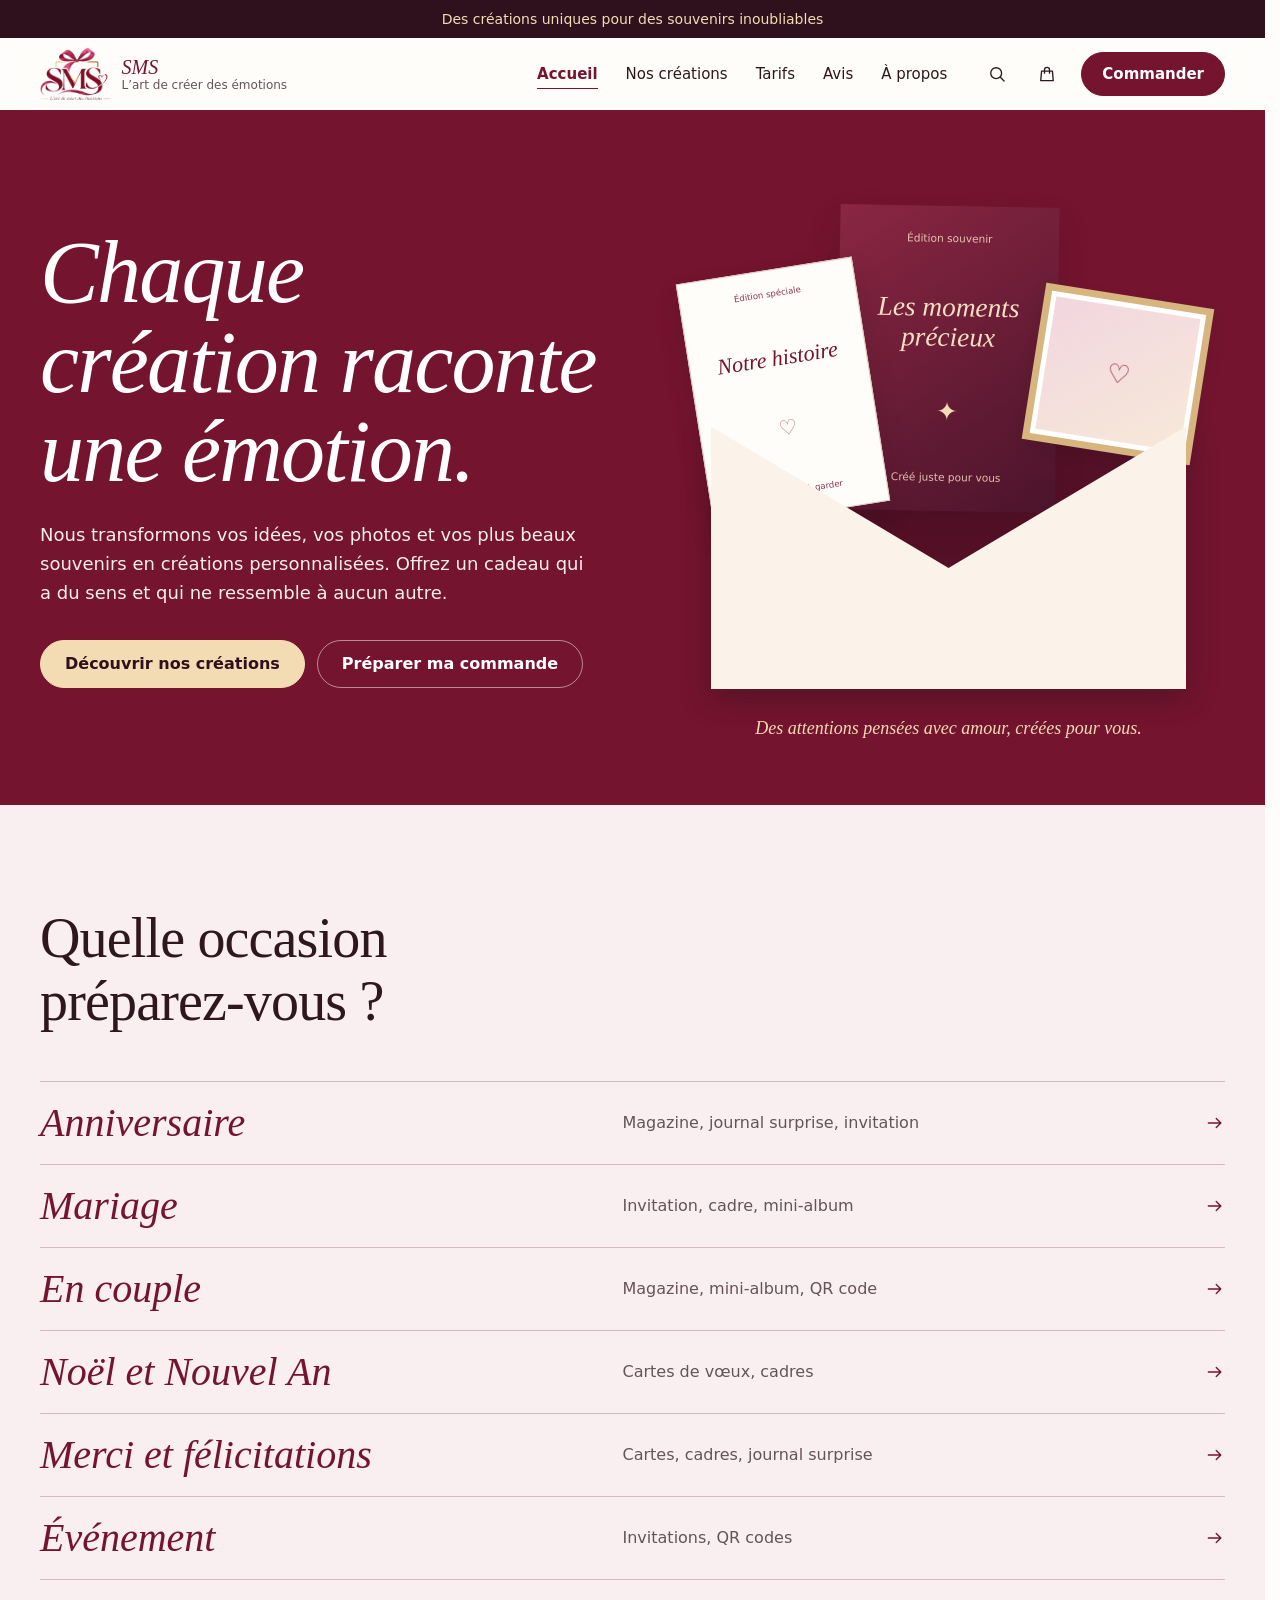
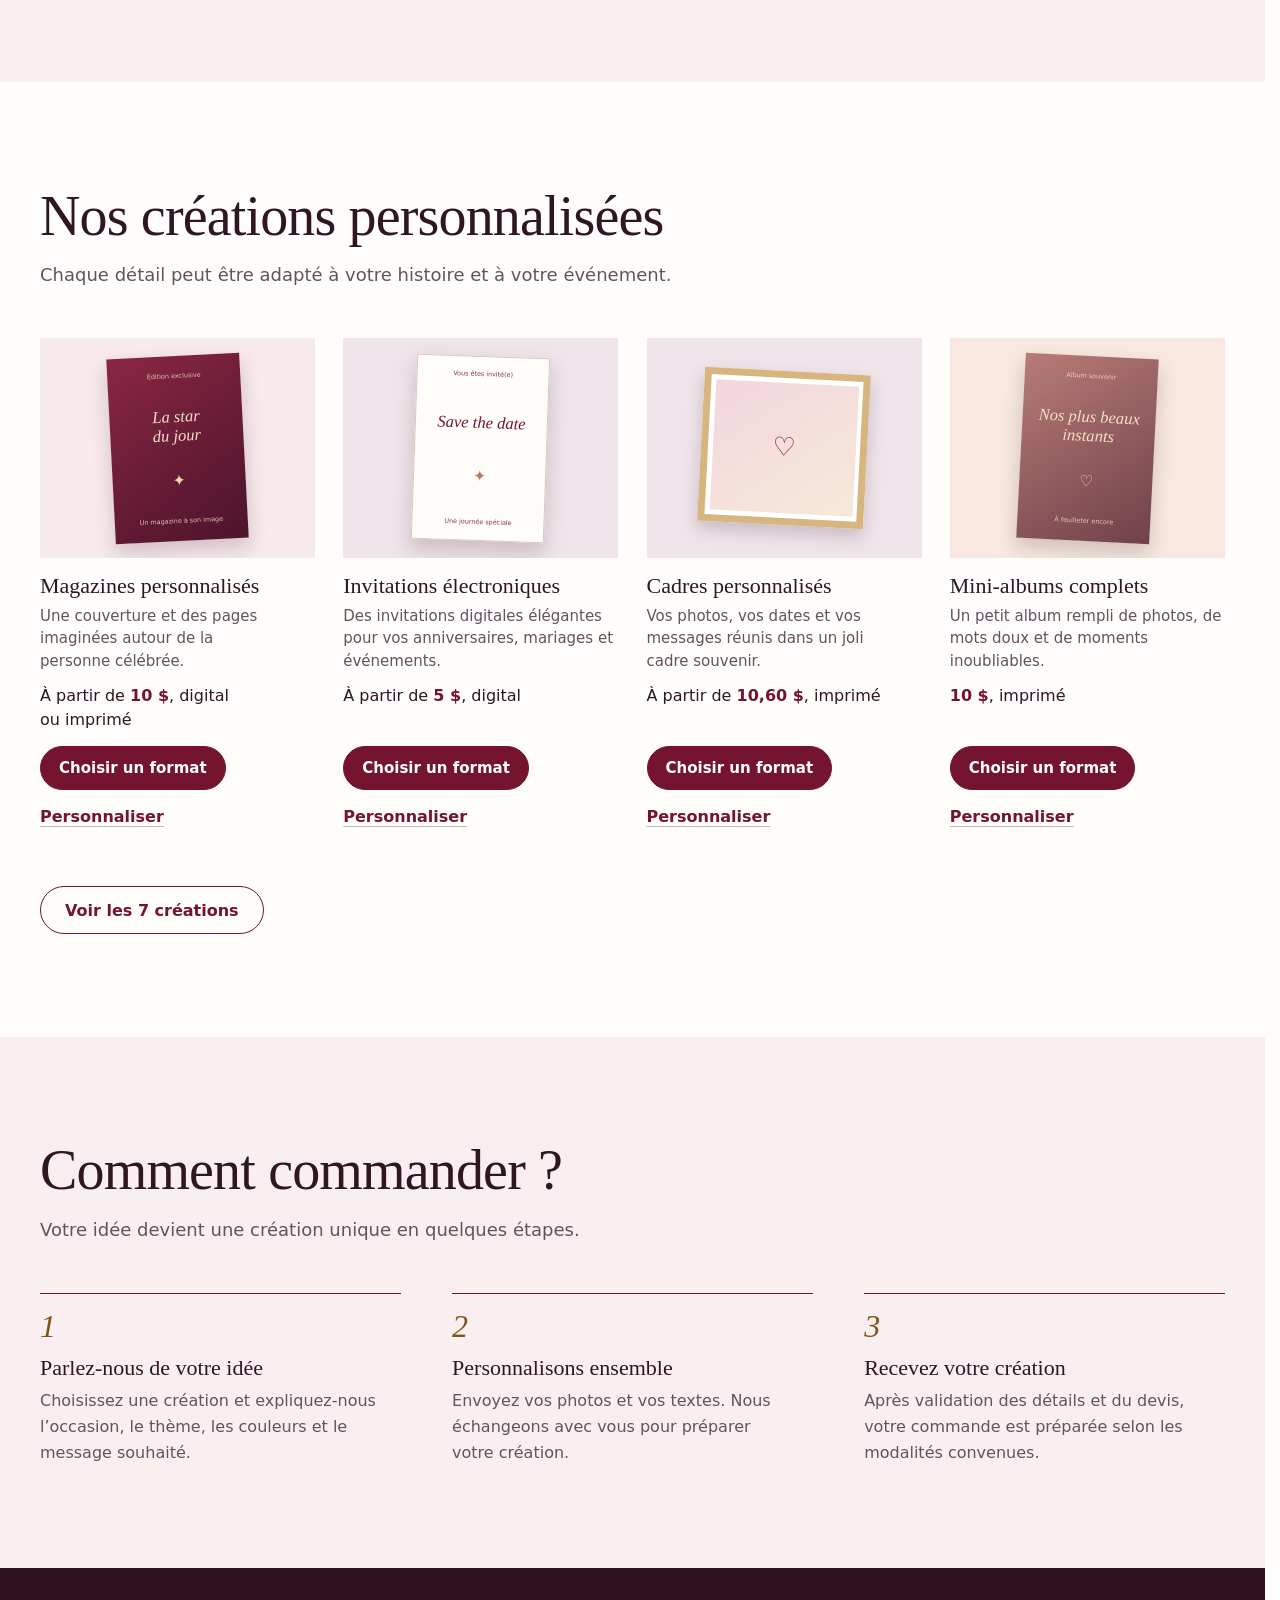
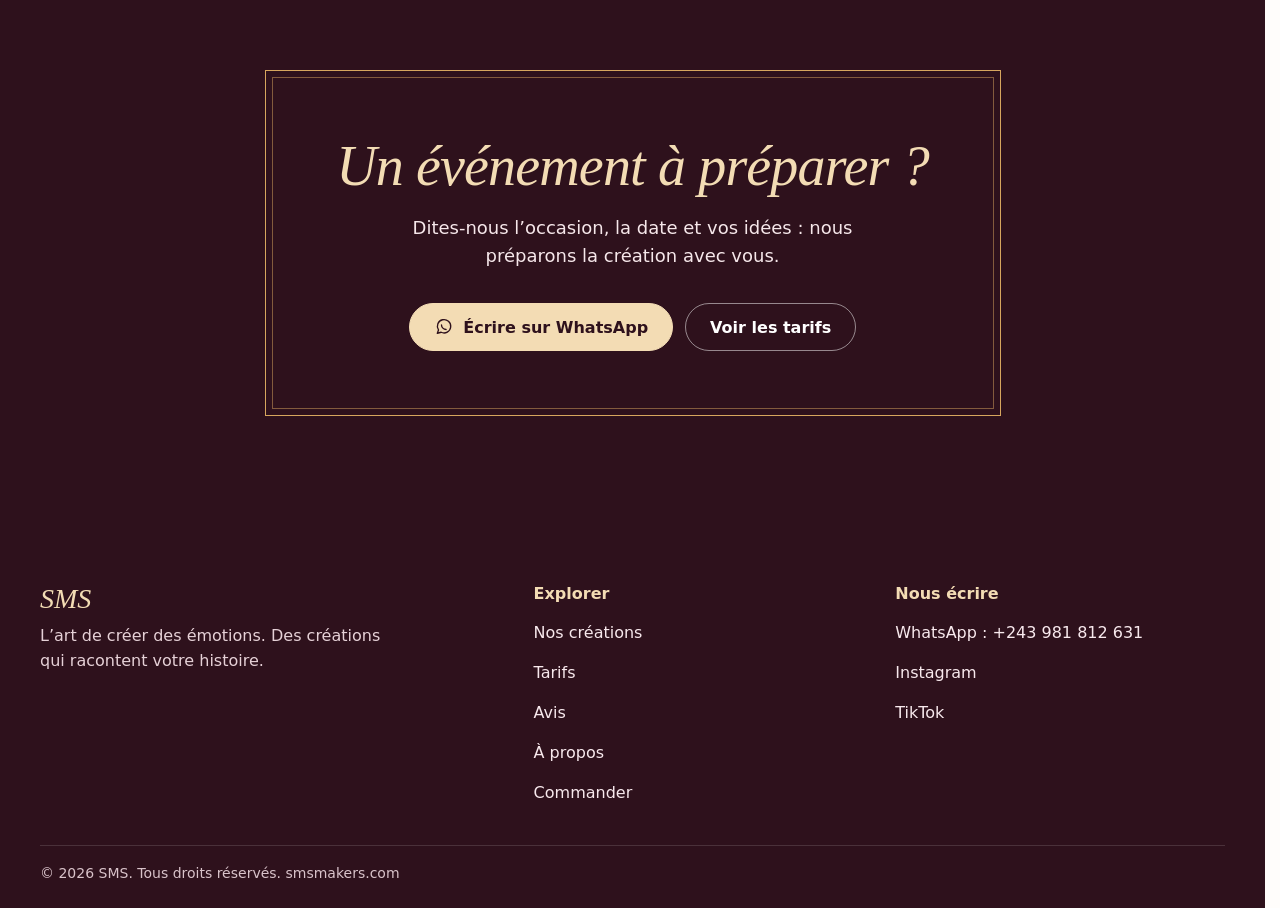
<file: index.html>
<!DOCTYPE html>
<html lang="fr">
<head>
<meta charset="UTF-8">
<meta name="viewport" content="width=device-width, initial-scale=1, viewport-fit=cover">
<title>SMS, l’art de créer des émotions : créations personnalisées</title>
<meta name="description" content="Magazines, journaux surprises, cadres, mini-albums, cartes, QR codes et invitations personnalisés pour vos anniversaires, mariages et événements.">
<link rel="canonical" href="https://smsmakers.com/">
<meta name="theme-color" content="#fffdfb">
<link rel="icon" href="assets/favicon.png" type="image/png">
<link rel="apple-touch-icon" href="assets/apple-touch-icon.png">
<meta property="og:type" content="website">
<meta property="og:locale" content="fr_FR">
<meta property="og:site_name" content="SMS">
<meta property="og:title" content="SMS, l’art de créer des émotions : créations personnalisées">
<meta property="og:description" content="Magazines, journaux surprises, cadres, mini-albums, cartes, QR codes et invitations personnalisés pour vos anniversaires, mariages et événements.">
<meta property="og:url" content="https://smsmakers.com/">
<meta property="og:image" content="https://smsmakers.com/assets/og-image.jpg">
<meta property="og:image:width" content="1200">
<meta property="og:image:height" content="630">
<meta name="twitter:card" content="summary_large_image">
<link rel="stylesheet" href="style.css">
<script type="application/ld+json">{"@context":"https://schema.org","@type":"Store","name":"SMS","description":"Magazines, journaux surprises, cadres, mini-albums, cartes, QR codes et invitations personnalisés.","url":"https://smsmakers.com/","logo":"https://smsmakers.com/assets/logo-640.webp","image":"https://smsmakers.com/assets/og-image.jpg","telephone":"+243981812631","currenciesAccepted":"USD","sameAs":["https://www.instagram.com/sms_makers/","https://www.tiktok.com/@sms_makers"]}</script>
<script type="speculationrules">{"prefetch":[{"where":{"href_matches":"/*"},"eagerness":"moderate"}]}</script>
</head>
<body>
<a class="skip-link" href="#contenu">Aller au contenu</a>
<div class="announcement">Des créations uniques pour des souvenirs inoubliables</div>
<header class="site-header">
  <div class="wrap nav">
    <a class="brand" href="index.html" aria-label="SMS, retour à l'accueil">
      <img src="assets/logo-160.webp" width="165" height="120" alt="">
      <span class="brand-copy"><strong>SMS</strong><small>L’art de créer des émotions</small></span>
    </a>
    <nav class="nav-links" id="navLinks" aria-label="Navigation principale">
      <a href="index.html" aria-current="page">Accueil</a><a href="creations.html">Nos créations</a><a href="tarifs.html">Tarifs</a><a href="avis.html">Avis</a><a href="apropos.html">À propos</a><a class="nav-order" href="commander.html">Commander</a>
    </nav>
    <div class="nav-actions">
      <button class="icon-btn" id="searchToggle" type="button" aria-label="Ouvrir la recherche" aria-expanded="false" aria-controls="searchPanel"><svg class="icon" viewBox="0 0 24 24" aria-hidden="true"><circle cx="11" cy="11" r="6.5"/><path d="M16 16l4.5 4.5"/></svg></button>
      <button class="icon-btn" id="cartToggle" type="button" aria-label="Ouvrir le panier, vide"><svg class="icon" viewBox="0 0 24 24" aria-hidden="true"><path d="M5.5 8.5h13l1 11.5h-15z"/><path d="M9 11V7a3 3 0 0 1 6 0v4"/></svg><span class="cart-count" id="cartCount" data-empty="true" aria-hidden="true">0</span></button>
      <a class="btn btn-primary nav-cta" href="commander.html">Commander</a>
      <button class="icon-btn menu-toggle" id="menuToggle" type="button" aria-label="Ouvrir le menu" aria-expanded="false" aria-controls="navLinks"><span class="burger" aria-hidden="true"><span></span><span></span></span></button>
    </div>
    <div class="search-panel" id="searchPanel">
      <div class="wrap">
        <form id="searchForm" action="creations.html" role="search">
          <label class="search-box"><svg class="icon" viewBox="0 0 24 24" aria-hidden="true"><circle cx="11" cy="11" r="6.5"/><path d="M16 16l4.5 4.5"/></svg><span class="visually-hidden">Rechercher une création</span><input id="siteSearch" name="q" type="search" placeholder="Magazine, cadre, invitation…" autocomplete="off" enterkeyhint="search"></label>
        </form>
        <ul class="search-results" id="searchResults"></ul>
        <p class="search-empty" id="searchEmpty" hidden>Aucune création ne correspond. Essayez « cadre », « mariage » ou « invitation ».</p>
      </div>
    </div>
  </div>
</header>
<main id="contenu">
<section class="hero on-dark">
  <div class="wrap hero-grid">
    <div>
      <div class="holiday-promo" hidden><strong>Noël et Nouvel An : −20 %</strong><span>Dès 3 articles dans le même panier, pendant la campagne des fêtes.</span></div>
      <h1>Chaque création raconte une émotion.</h1>
      <p class="hero-lead">Nous transformons vos idées, vos photos et vos plus beaux souvenirs en créations personnalisées. Offrez un cadeau qui a du sens et qui ne ressemble à aucun autre.</p>
      <div class="hero-actions"><a class="btn btn-gold" href="creations.html">Découvrir nos créations</a><a class="btn btn-ghost" href="commander.html">Préparer ma commande</a></div>
    </div>
    <div>
      <div class="stage" role="img" aria-label="Une enveloppe ouverte d’où sortent un magazine, un mini-album et un cadre personnalisés">
        <div class="envelope" data-depth="6">
          <div class="env-back"></div>
          <div class="env-flap"></div>
          <div class="art-obj art-card fan-1" data-depth="14"><small>Édition spéciale</small><b>Notre histoire</b><i>♡</i><small>Un souvenir à garder</small></div>
          <div class="art-obj art-book fan-2" data-depth="8"><small>Édition souvenir</small><b>Les moments précieux</b><i>✦</i><small>Créé juste pour vous</small></div>
          <div class="art-obj art-frame fan-3" data-depth="18"><span>♡</span></div>
          <div class="env-front"></div>
          <div class="env-seal">S</div>
        </div>
      </div>
      <p class="stage-caption">Des attentions pensées avec amour, créées pour vous.</p>
    </div>
  </div>
</section>
<section class="section section-tint">
  <div class="wrap">
    <div class="section-head"><h2>Quelle occasion préparez-vous ?</h2></div>
    <ul class="programme">
      <li><a href="creations.html?occasion=anniversaire"><strong>Anniversaire</strong><span>Magazine, journal surprise, invitation</span><svg class="icon" viewBox="0 0 24 24" aria-hidden="true"><path d="M4 12h15M13.5 6.5L19 12l-5.5 5.5"/></svg></a></li>
      <li><a href="creations.html?occasion=mariage"><strong>Mariage</strong><span>Invitation, cadre, mini-album</span><svg class="icon" viewBox="0 0 24 24" aria-hidden="true"><path d="M4 12h15M13.5 6.5L19 12l-5.5 5.5"/></svg></a></li>
      <li><a href="creations.html?occasion=couple"><strong>En couple</strong><span>Magazine, mini-album, QR code</span><svg class="icon" viewBox="0 0 24 24" aria-hidden="true"><path d="M4 12h15M13.5 6.5L19 12l-5.5 5.5"/></svg></a></li>
      <li><a href="creations.html?occasion=fetes"><strong>Noël et Nouvel An</strong><span>Cartes de vœux, cadres</span><svg class="icon" viewBox="0 0 24 24" aria-hidden="true"><path d="M4 12h15M13.5 6.5L19 12l-5.5 5.5"/></svg></a></li>
      <li><a href="creations.html?occasion=merci"><strong>Merci et félicitations</strong><span>Cartes, cadres, journal surprise</span><svg class="icon" viewBox="0 0 24 24" aria-hidden="true"><path d="M4 12h15M13.5 6.5L19 12l-5.5 5.5"/></svg></a></li>
      <li><a href="creations.html?occasion=evenement"><strong>Événement</strong><span>Invitations, QR codes</span><svg class="icon" viewBox="0 0 24 24" aria-hidden="true"><path d="M4 12h15M13.5 6.5L19 12l-5.5 5.5"/></svg></a></li>
    </ul>
  </div>
</section>
<section class="section">
  <div class="wrap">
    <div class="section-head"><h2>Nos créations personnalisées</h2><p>Chaque détail peut être adapté à votre histoire et à votre événement.</p></div>
    <div class="product-grid"><article class="product-card" data-category="magazines" data-occasions="anniversaire mariage couple" data-search="magazine personnalisé couverture anniversaire couple" data-product="Magazine personnalisé">
  <div class="product-art" aria-hidden="true"><div class="art-obj art-book" style="--r:-3deg"><small>Édition exclusive</small><b>La star<br>du jour</b><i>✦</i><small>Un magazine à son image</small></div></div>
  <div class="product-info"><h3>Magazines personnalisés</h3><p>Une couverture et des pages imaginées autour de la personne célébrée.</p><p class="product-price">À partir de <b>10 $</b>, digital ou imprimé</p>
    <div class="product-actions"><button class="btn btn-primary" type="button" data-open-product>Choisir un format</button><a class="text-link" href="commander.html?produit=Magazine%20personnalis%C3%A9">Personnaliser</a></div>
  </div>
</article>
<article class="product-card" data-tone="mauve" data-category="invitations" data-occasions="anniversaire mariage evenement" data-search="invitation électronique digitale mariage anniversaire événement" data-product="Invitation électronique">
  <div class="product-art" aria-hidden="true"><div class="art-obj art-card" style="--r:2deg"><small>Vous êtes invité(e)</small><b>Save the date</b><i>✦</i><small>Une journée spéciale</small></div></div>
  <div class="product-info"><h3>Invitations électroniques</h3><p>Des invitations digitales élégantes pour vos anniversaires, mariages et événements.</p><p class="product-price">À partir de <b>5 $</b>, digital</p>
    <div class="product-actions"><button class="btn btn-primary" type="button" data-open-product>Choisir un format</button><a class="text-link" href="commander.html?produit=Invitation%20%C3%A9lectronique">Personnaliser</a></div>
  </div>
</article>
<article class="product-card" data-tone="mauve" data-category="cadres" data-occasions="anniversaire mariage couple fetes merci" data-search="cadre photo personnalisé cadeau photo décoration" data-product="Cadre personnalisé">
  <div class="product-art" aria-hidden="true"><div class="art-obj art-frame" style="--r:3deg"><span>♡</span></div></div>
  <div class="product-info"><h3>Cadres personnalisés</h3><p>Vos photos, vos dates et vos messages réunis dans un joli cadre souvenir.</p><p class="product-price">À partir de <b>10,60 $</b>, imprimé</p>
    <div class="product-actions"><button class="btn btn-primary" type="button" data-open-product>Choisir un format</button><a class="text-link" href="commander.html?produit=Cadre%20personnalis%C3%A9">Personnaliser</a></div>
  </div>
</article>
<article class="product-card" data-tone="peach" data-category="albums" data-occasions="anniversaire mariage couple" data-search="mini album photo complet album souvenir scrapbooking" data-product="Mini-album complet">
  <div class="product-art" aria-hidden="true"><div class="art-obj art-book is-rose" style="--r:3deg"><small>Album souvenir</small><b>Nos plus beaux instants</b><i>♡</i><small>À feuilleter encore</small></div></div>
  <div class="product-info"><h3>Mini-albums complets</h3><p>Un petit album rempli de photos, de mots doux et de moments inoubliables.</p><p class="product-price"><b>10 $</b>, imprimé</p>
    <div class="product-actions"><button class="btn btn-primary" type="button" data-open-product>Choisir un format</button><a class="text-link" href="commander.html?produit=Mini-album%20complet">Personnaliser</a></div>
  </div>
</article></div>
    <div class="section-foot"><a class="btn btn-secondary" href="creations.html">Voir les 7 créations</a></div>
  </div>
</section>
<section class="section section-tint">
  <div class="wrap">
    <div class="section-head"><h2>Comment commander ?</h2><p>Votre idée devient une création unique en quelques étapes.</p></div>
    <ol class="steps">
  <li><span class="step-number">1</span><h3>Parlez-nous de votre idée</h3><p>Choisissez une création et expliquez-nous l’occasion, le thème, les couleurs et le message souhaité.</p></li>
  <li><span class="step-number">2</span><h3>Personnalisons ensemble</h3><p>Envoyez vos photos et vos textes. Nous échangeons avec vous pour préparer votre création.</p></li>
  <li><span class="step-number">3</span><h3>Recevez votre création</h3><p>Après validation des détails et du devis, votre commande est préparée selon les modalités convenues.</p></li>
</ol>
  </div>
</section>
<section class="invitation-band on-dark"><div class="wrap"><div class="invitation"><h2>Un événement à préparer ?</h2><p>Dites-nous l’occasion, la date et vos idées : nous préparons la création avec vous.</p><div class="hero-actions"><a class="btn btn-gold" data-wa="" href="https://wa.me/243981812631" target="_blank" rel="noopener"><svg class="icon" viewBox="0 0 24 24" aria-hidden="true"><path d="M4 19.5l1.4-4A8 8 0 1 1 8.6 18.3z"/><path d="M9 9.5c0 3 2.5 5.5 5.5 5.5"/></svg>Écrire sur WhatsApp</a><a class="btn btn-ghost" href="tarifs.html">Voir les tarifs</a></div></div></div></section>
</main>
<footer class="site-footer on-dark">
  <div class="wrap">
    <div class="footer-grid">
      <div class="footer-brand"><strong>SMS</strong><p>L’art de créer des émotions. Des créations qui racontent votre histoire.</p></div>
      <div class="footer-col"><h2>Explorer</h2><ul>
        <li><a href="creations.html">Nos créations</a></li><li><a href="tarifs.html">Tarifs</a></li><li><a href="avis.html">Avis</a></li><li><a href="apropos.html">À propos</a></li><li><a href="commander.html">Commander</a></li>
      </ul></div>
      <div class="footer-col"><h2>Nous écrire</h2><ul>
        <li><a data-wa="" href="https://wa.me/243981812631" target="_blank" rel="noopener">WhatsApp : +243 981 812 631</a></li>
        <li><a data-instagram href="https://www.instagram.com/sms_makers/" target="_blank" rel="noopener">Instagram</a></li>
        <li><a data-tiktok href="https://www.tiktok.com/@sms_makers" target="_blank" rel="noopener">TikTok</a></li>
      </ul></div>
    </div>
    <p class="copyright">© <span id="year">2026</span> SMS. Tous droits réservés. <a href="https://smsmakers.com/">smsmakers.com</a></p>
  </div>
</footer>
<a class="wa-fab" data-wa="" href="https://wa.me/243981812631" target="_blank" rel="noopener"><svg class="icon" viewBox="0 0 24 24" aria-hidden="true"><path d="M4 19.5l1.4-4A8 8 0 1 1 8.6 18.3z"/><path d="M9 9.5c0 3 2.5 5.5 5.5 5.5"/></svg>WhatsApp</a>

<dialog class="sheet sheet--side" id="cartSheet" aria-labelledby="cartTitle">
  <div class="sheet-scrim" data-sheet-close></div>
  <div class="sheet-panel">
    <div class="sheet-grab">
      <div class="sheet-handle"></div>
      <div class="sheet-head"><h2 id="cartTitle">Votre panier</h2><button class="icon-btn sheet-close" type="button" data-sheet-close aria-label="Fermer le panier"><svg class="icon" viewBox="0 0 24 24" aria-hidden="true"><path d="M6 6l12 12M18 6L6 18"/></svg></button></div>
    </div>
    <div class="sheet-body">
      <div class="cart-empty" id="cartEmpty"><p>Votre panier est vide. Choisissez une création pour commencer.</p><a class="btn btn-primary" href="creations.html">Voir nos créations</a></div>
      <ul class="cart-list" id="cartList"></ul>
      <p class="cart-promo" id="cartPromo" hidden></p>
      <fieldset class="cart-details" id="cartDetails" hidden>
        <legend>Votre événement</legend>
        <p>Facultatif. Ces informations seront ajoutées à votre message.</p>
        <div class="cart-fields">
          <div class="field"><label for="cartOccasion">Occasion</label><select id="cartOccasion"><option value="">Choisir</option><option>Anniversaire</option><option>Mariage</option><option>Couple</option><option>Noël et Nouvel An</option><option>Merci ou félicitations</option><option>Autre événement</option></select></div>
          <div class="field"><label for="cartDate">Date</label><input id="cartDate" type="date"></div>
        </div>
      </fieldset>
    </div>
    <div class="sheet-foot" id="cartFoot" hidden>
      <dl class="cart-totals">
        <div id="cartSubtotalRow" hidden><dt>Sous-total</dt><dd id="cartSubtotal"></dd></div>
        <div id="cartDiscountRow" hidden><dt>Réduction</dt><dd id="cartDiscount"></dd></div>
        <div class="is-total"><dt>Total hors livraison</dt><dd id="cartTotal"></dd></div>
      </dl>
      <p class="cart-delivery">Les frais de livraison sont calculés selon votre lieu.</p>
      <button class="btn btn-primary btn-block" id="cartWhatsApp" type="button"><svg class="icon" viewBox="0 0 24 24" aria-hidden="true"><path d="M4 19.5l1.4-4A8 8 0 1 1 8.6 18.3z"/><path d="M9 9.5c0 3 2.5 5.5 5.5 5.5"/></svg>Envoyer sur WhatsApp</button>
      <div class="cart-alt"><a data-instagram href="https://www.instagram.com/sms_makers/" target="_blank" rel="noopener">Instagram</a><a data-tiktok href="https://www.tiktok.com/@sms_makers" target="_blank" rel="noopener">TikTok</a><button id="cartClear" type="button">Vider le panier</button></div>
    </div>
  </div>
</dialog>

<dialog class="sheet sheet--center" id="productSheet" aria-labelledby="choiceTitle">
  <div class="sheet-scrim" data-sheet-close></div>
  <div class="sheet-panel">
    <div class="sheet-grab">
      <div class="sheet-handle"></div>
      <div class="sheet-head"><h2 id="choiceTitle">Choisir un format</h2><button class="icon-btn sheet-close" type="button" data-sheet-close aria-label="Fermer"><svg class="icon" viewBox="0 0 24 24" aria-hidden="true"><path d="M6 6l12 12M18 6L6 18"/></svg></button></div>
    </div>
    <div class="sheet-body">
      <div class="choice-art" id="choiceArt" aria-hidden="true"></div>
      <p class="choice-desc" id="choiceDesc"></p>
      <fieldset class="choice-options" id="choiceOptions"><legend>Choisissez le format</legend></fieldset>
    </div>
    <div class="sheet-foot">
      <div class="choice-foot">
        <div class="stepper" role="group" aria-label="Quantité">
          <button class="qty-btn" id="choiceMinus" type="button" aria-label="Retirer un exemplaire">−</button>
          <span class="qty-value" id="choiceQty" aria-live="polite">1</span>
          <button class="qty-btn" id="choicePlus" type="button" aria-label="Ajouter un exemplaire">+</button>
        </div>
        <button class="btn btn-primary" id="choiceAdd" type="button"><span id="choiceAddLabel">Ajouter au panier</span></button>
      </div>
      <a class="text-link choice-custom" id="choiceCustom" href="commander.html">Décrire mon idée avant de commander</a>
    </div>
  </div>
</dialog>

<div class="toast on-dark" id="toast" role="status"><span id="toastText"></span><button class="toast-action" id="toastAction" type="button" hidden></button></div>
<script src="script.js"></script>
</body>
</html>
</file>
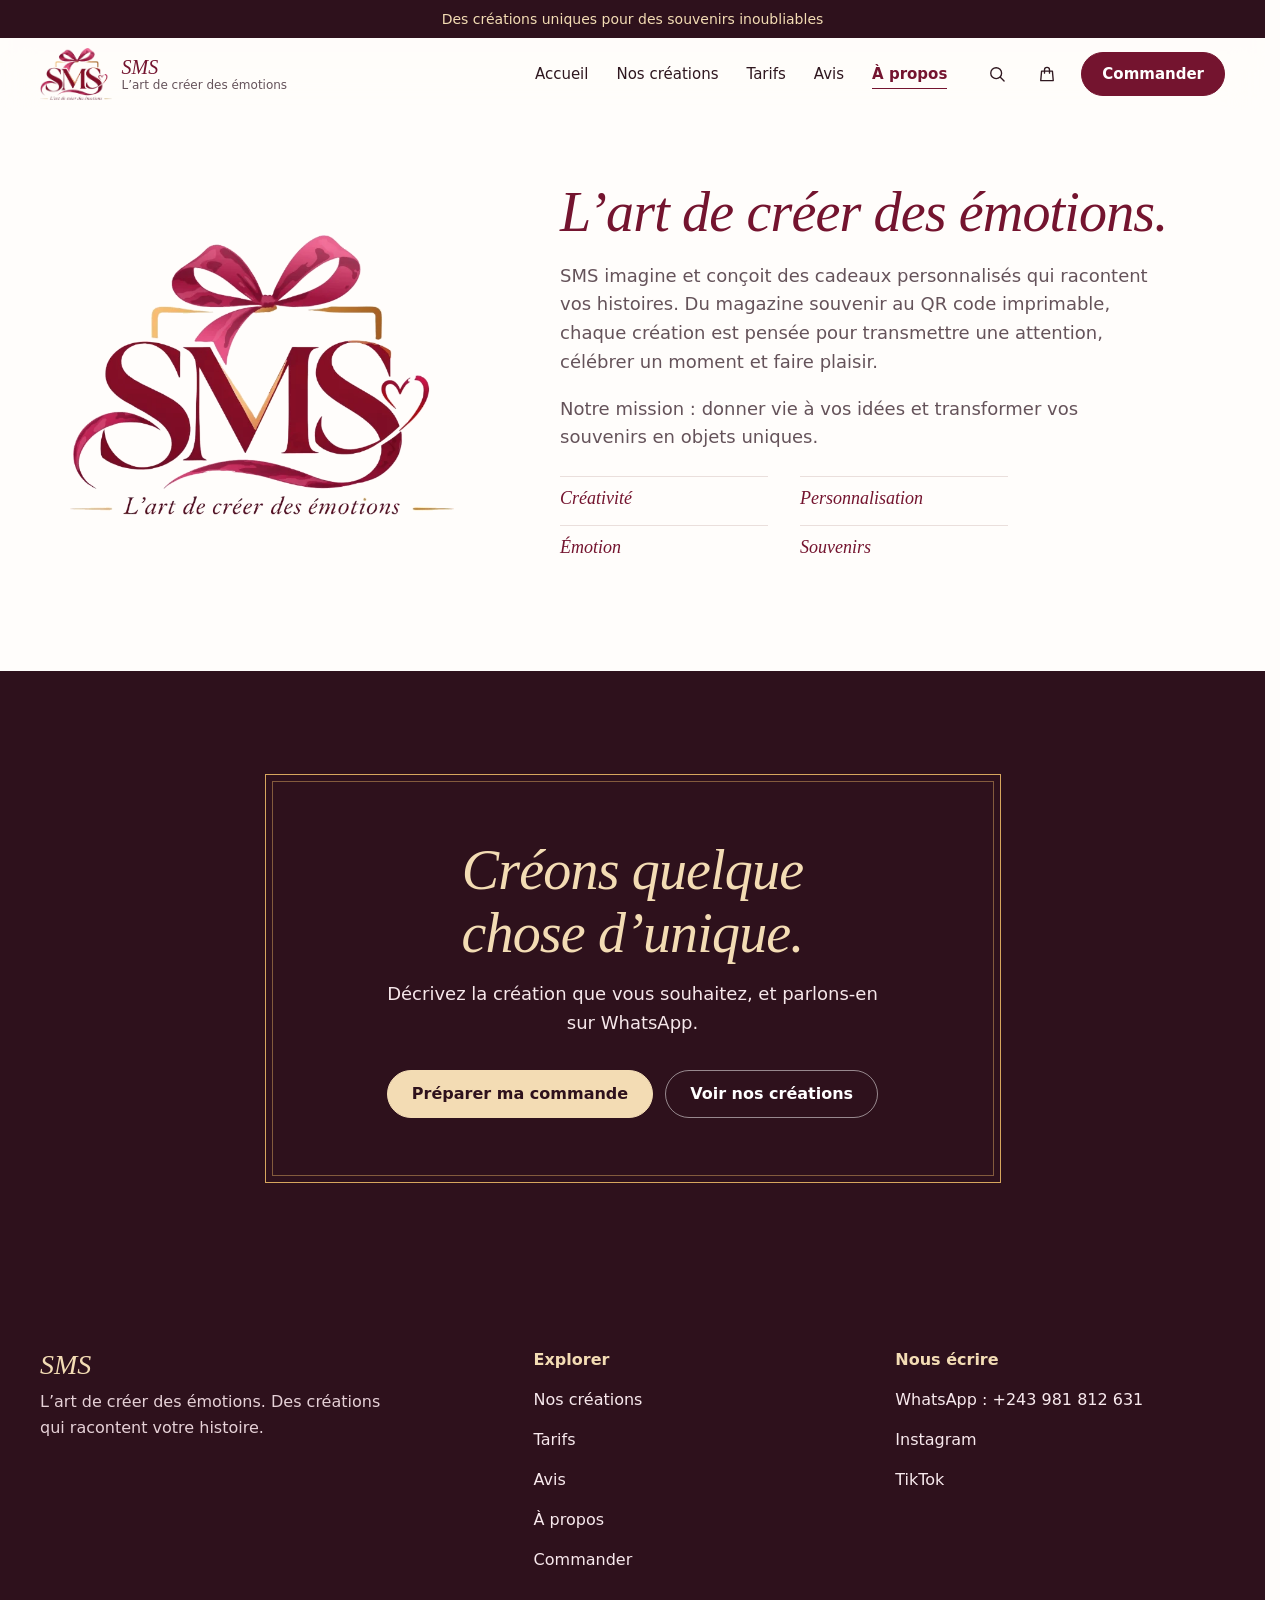
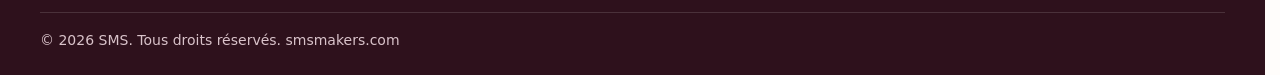
<file: apropos.html>
<!DOCTYPE html>
<html lang="fr">
<head>
<meta charset="UTF-8">
<meta name="viewport" content="width=device-width, initial-scale=1, viewport-fit=cover">
<title>À propos | SMS, l’art de créer des émotions</title>
<meta name="description" content="SMS imagine et conçoit des cadeaux personnalisés qui racontent vos histoires et célèbrent vos moments.">
<link rel="canonical" href="https://smsmakers.com/apropos.html">
<meta name="theme-color" content="#fffdfb">
<link rel="icon" href="assets/favicon.png" type="image/png">
<link rel="apple-touch-icon" href="assets/apple-touch-icon.png">
<meta property="og:type" content="website">
<meta property="og:locale" content="fr_FR">
<meta property="og:site_name" content="SMS">
<meta property="og:title" content="À propos | SMS, l’art de créer des émotions">
<meta property="og:description" content="SMS imagine et conçoit des cadeaux personnalisés qui racontent vos histoires et célèbrent vos moments.">
<meta property="og:url" content="https://smsmakers.com/apropos.html">
<meta property="og:image" content="https://smsmakers.com/assets/og-image.jpg">
<meta property="og:image:width" content="1200">
<meta property="og:image:height" content="630">
<meta name="twitter:card" content="summary_large_image">
<link rel="stylesheet" href="style.css">
<script type="speculationrules">{"prefetch":[{"where":{"href_matches":"/*"},"eagerness":"moderate"}]}</script>
</head>
<body>
<a class="skip-link" href="#contenu">Aller au contenu</a>
<div class="announcement">Des créations uniques pour des souvenirs inoubliables</div>
<header class="site-header">
  <div class="wrap nav">
    <a class="brand" href="index.html" aria-label="SMS, retour à l'accueil">
      <img src="assets/logo-160.webp" width="165" height="120" alt="">
      <span class="brand-copy"><strong>SMS</strong><small>L’art de créer des émotions</small></span>
    </a>
    <nav class="nav-links" id="navLinks" aria-label="Navigation principale">
      <a href="index.html">Accueil</a><a href="creations.html">Nos créations</a><a href="tarifs.html">Tarifs</a><a href="avis.html">Avis</a><a href="apropos.html" aria-current="page">À propos</a><a class="nav-order" href="commander.html">Commander</a>
    </nav>
    <div class="nav-actions">
      <button class="icon-btn" id="searchToggle" type="button" aria-label="Ouvrir la recherche" aria-expanded="false" aria-controls="searchPanel"><svg class="icon" viewBox="0 0 24 24" aria-hidden="true"><circle cx="11" cy="11" r="6.5"/><path d="M16 16l4.5 4.5"/></svg></button>
      <button class="icon-btn" id="cartToggle" type="button" aria-label="Ouvrir le panier, vide"><svg class="icon" viewBox="0 0 24 24" aria-hidden="true"><path d="M5.5 8.5h13l1 11.5h-15z"/><path d="M9 11V7a3 3 0 0 1 6 0v4"/></svg><span class="cart-count" id="cartCount" data-empty="true" aria-hidden="true">0</span></button>
      <a class="btn btn-primary nav-cta" href="commander.html">Commander</a>
      <button class="icon-btn menu-toggle" id="menuToggle" type="button" aria-label="Ouvrir le menu" aria-expanded="false" aria-controls="navLinks"><span class="burger" aria-hidden="true"><span></span><span></span></span></button>
    </div>
    <div class="search-panel" id="searchPanel">
      <div class="wrap">
        <form id="searchForm" action="creations.html" role="search">
          <label class="search-box"><svg class="icon" viewBox="0 0 24 24" aria-hidden="true"><circle cx="11" cy="11" r="6.5"/><path d="M16 16l4.5 4.5"/></svg><span class="visually-hidden">Rechercher une création</span><input id="siteSearch" name="q" type="search" placeholder="Magazine, cadre, invitation…" autocomplete="off" enterkeyhint="search"></label>
        </form>
        <ul class="search-results" id="searchResults"></ul>
        <p class="search-empty" id="searchEmpty" hidden>Aucune création ne correspond. Essayez « cadre », « mariage » ou « invitation ».</p>
      </div>
    </div>
  </div>
</header>
<main id="contenu">
<section class="section page-top">
  <div class="wrap about-grid">
    <img class="about-logo" src="assets/logo-640.webp" width="640" height="466" alt="Logo SMS : un cadeau noué d’un ruban, avec la signature L’art de créer des émotions">
    <div class="about-copy">
      <h1>L’art de créer des émotions.</h1>
      <p>SMS imagine et conçoit des cadeaux personnalisés qui racontent vos histoires. Du magazine souvenir au QR code imprimable, chaque création est pensée pour transmettre une attention, célébrer un moment et faire plaisir.</p>
      <p>Notre mission : donner vie à vos idées et transformer vos souvenirs en objets uniques.</p>
      <ul class="about-values"><li>Créativité</li><li>Personnalisation</li><li>Émotion</li><li>Souvenirs</li></ul>
    </div>
  </div>
</section>
<section class="invitation-band on-dark"><div class="wrap"><div class="invitation"><h2>Créons quelque chose d’unique.</h2><p>Décrivez la création que vous souhaitez, et parlons-en sur WhatsApp.</p><div class="hero-actions"><a class="btn btn-gold" href="commander.html">Préparer ma commande</a><a class="btn btn-ghost" href="creations.html">Voir nos créations</a></div></div></div></section>
</main>
<footer class="site-footer on-dark">
  <div class="wrap">
    <div class="footer-grid">
      <div class="footer-brand"><strong>SMS</strong><p>L’art de créer des émotions. Des créations qui racontent votre histoire.</p></div>
      <div class="footer-col"><h2>Explorer</h2><ul>
        <li><a href="creations.html">Nos créations</a></li><li><a href="tarifs.html">Tarifs</a></li><li><a href="avis.html">Avis</a></li><li><a href="apropos.html">À propos</a></li><li><a href="commander.html">Commander</a></li>
      </ul></div>
      <div class="footer-col"><h2>Nous écrire</h2><ul>
        <li><a data-wa="" href="https://wa.me/243981812631" target="_blank" rel="noopener">WhatsApp : +243 981 812 631</a></li>
        <li><a data-instagram href="https://www.instagram.com/sms_makers/" target="_blank" rel="noopener">Instagram</a></li>
        <li><a data-tiktok href="https://www.tiktok.com/@sms_makers" target="_blank" rel="noopener">TikTok</a></li>
      </ul></div>
    </div>
    <p class="copyright">© <span id="year">2026</span> SMS. Tous droits réservés. <a href="https://smsmakers.com/">smsmakers.com</a></p>
  </div>
</footer>
<a class="wa-fab" data-wa="" href="https://wa.me/243981812631" target="_blank" rel="noopener"><svg class="icon" viewBox="0 0 24 24" aria-hidden="true"><path d="M4 19.5l1.4-4A8 8 0 1 1 8.6 18.3z"/><path d="M9 9.5c0 3 2.5 5.5 5.5 5.5"/></svg>WhatsApp</a>

<dialog class="sheet sheet--side" id="cartSheet" aria-labelledby="cartTitle">
  <div class="sheet-scrim" data-sheet-close></div>
  <div class="sheet-panel">
    <div class="sheet-grab">
      <div class="sheet-handle"></div>
      <div class="sheet-head"><h2 id="cartTitle">Votre panier</h2><button class="icon-btn sheet-close" type="button" data-sheet-close aria-label="Fermer le panier"><svg class="icon" viewBox="0 0 24 24" aria-hidden="true"><path d="M6 6l12 12M18 6L6 18"/></svg></button></div>
    </div>
    <div class="sheet-body">
      <div class="cart-empty" id="cartEmpty"><p>Votre panier est vide. Choisissez une création pour commencer.</p><a class="btn btn-primary" href="creations.html">Voir nos créations</a></div>
      <ul class="cart-list" id="cartList"></ul>
      <p class="cart-promo" id="cartPromo" hidden></p>
      <fieldset class="cart-details" id="cartDetails" hidden>
        <legend>Votre événement</legend>
        <p>Facultatif. Ces informations seront ajoutées à votre message.</p>
        <div class="cart-fields">
          <div class="field"><label for="cartOccasion">Occasion</label><select id="cartOccasion"><option value="">Choisir</option><option>Anniversaire</option><option>Mariage</option><option>Couple</option><option>Noël et Nouvel An</option><option>Merci ou félicitations</option><option>Autre événement</option></select></div>
          <div class="field"><label for="cartDate">Date</label><input id="cartDate" type="date"></div>
        </div>
      </fieldset>
    </div>
    <div class="sheet-foot" id="cartFoot" hidden>
      <dl class="cart-totals">
        <div id="cartSubtotalRow" hidden><dt>Sous-total</dt><dd id="cartSubtotal"></dd></div>
        <div id="cartDiscountRow" hidden><dt>Réduction</dt><dd id="cartDiscount"></dd></div>
        <div class="is-total"><dt>Total hors livraison</dt><dd id="cartTotal"></dd></div>
      </dl>
      <p class="cart-delivery">Les frais de livraison sont calculés selon votre lieu.</p>
      <button class="btn btn-primary btn-block" id="cartWhatsApp" type="button"><svg class="icon" viewBox="0 0 24 24" aria-hidden="true"><path d="M4 19.5l1.4-4A8 8 0 1 1 8.6 18.3z"/><path d="M9 9.5c0 3 2.5 5.5 5.5 5.5"/></svg>Envoyer sur WhatsApp</button>
      <div class="cart-alt"><a data-instagram href="https://www.instagram.com/sms_makers/" target="_blank" rel="noopener">Instagram</a><a data-tiktok href="https://www.tiktok.com/@sms_makers" target="_blank" rel="noopener">TikTok</a><button id="cartClear" type="button">Vider le panier</button></div>
    </div>
  </div>
</dialog>

<dialog class="sheet sheet--center" id="productSheet" aria-labelledby="choiceTitle">
  <div class="sheet-scrim" data-sheet-close></div>
  <div class="sheet-panel">
    <div class="sheet-grab">
      <div class="sheet-handle"></div>
      <div class="sheet-head"><h2 id="choiceTitle">Choisir un format</h2><button class="icon-btn sheet-close" type="button" data-sheet-close aria-label="Fermer"><svg class="icon" viewBox="0 0 24 24" aria-hidden="true"><path d="M6 6l12 12M18 6L6 18"/></svg></button></div>
    </div>
    <div class="sheet-body">
      <div class="choice-art" id="choiceArt" aria-hidden="true"></div>
      <p class="choice-desc" id="choiceDesc"></p>
      <fieldset class="choice-options" id="choiceOptions"><legend>Choisissez le format</legend></fieldset>
    </div>
    <div class="sheet-foot">
      <div class="choice-foot">
        <div class="stepper" role="group" aria-label="Quantité">
          <button class="qty-btn" id="choiceMinus" type="button" aria-label="Retirer un exemplaire">−</button>
          <span class="qty-value" id="choiceQty" aria-live="polite">1</span>
          <button class="qty-btn" id="choicePlus" type="button" aria-label="Ajouter un exemplaire">+</button>
        </div>
        <button class="btn btn-primary" id="choiceAdd" type="button"><span id="choiceAddLabel">Ajouter au panier</span></button>
      </div>
      <a class="text-link choice-custom" id="choiceCustom" href="commander.html">Décrire mon idée avant de commander</a>
    </div>
  </div>
</dialog>

<div class="toast on-dark" id="toast" role="status"><span id="toastText"></span><button class="toast-action" id="toastAction" type="button" hidden></button></div>
<script src="script.js"></script>
</body>
</html>
</file>
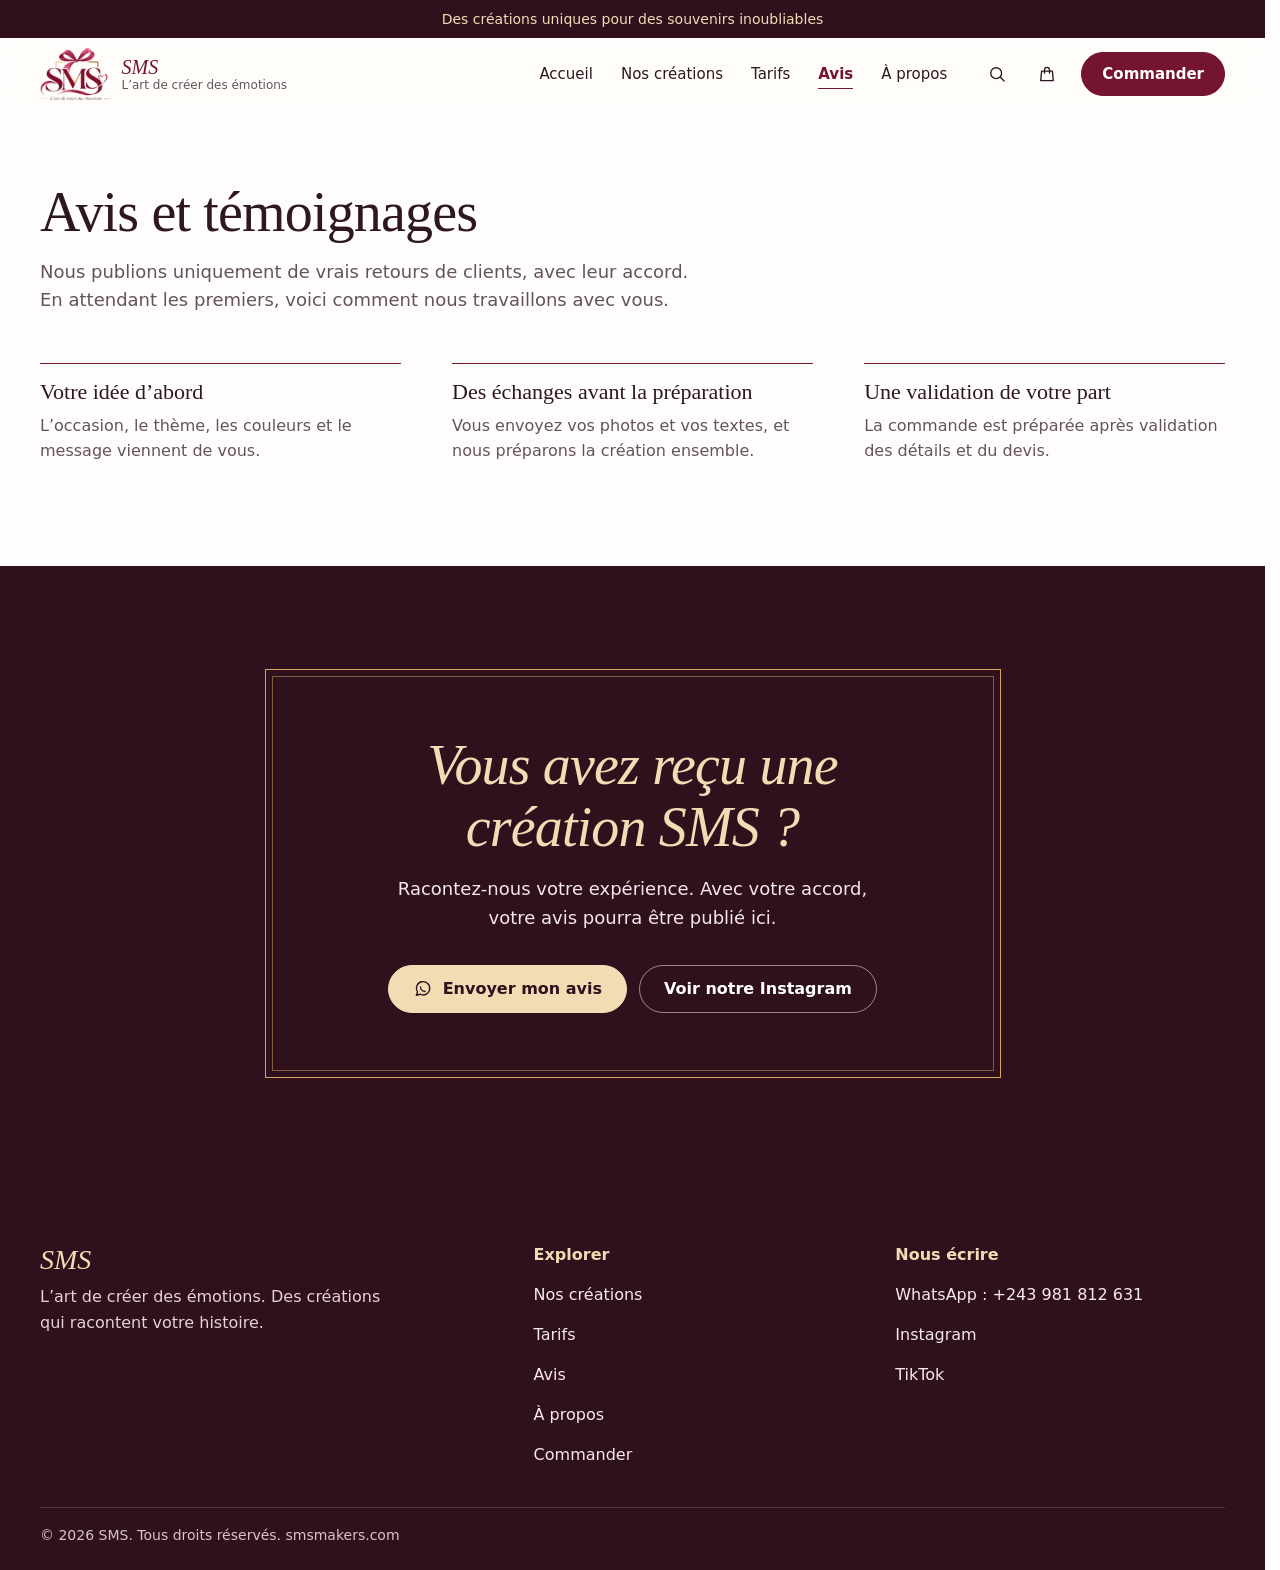
<file: avis.html>
<!DOCTYPE html>
<html lang="fr">
<head>
<meta charset="UTF-8">
<meta name="viewport" content="width=device-width, initial-scale=1, viewport-fit=cover">
<title>Avis et témoignages | SMS, l’art de créer des émotions</title>
<meta name="description" content="Les retours de clients SMS et notre façon de travailler avec vous, de l’idée à la création.">
<link rel="canonical" href="https://smsmakers.com/avis.html">
<meta name="theme-color" content="#fffdfb">
<link rel="icon" href="assets/favicon.png" type="image/png">
<link rel="apple-touch-icon" href="assets/apple-touch-icon.png">
<meta property="og:type" content="website">
<meta property="og:locale" content="fr_FR">
<meta property="og:site_name" content="SMS">
<meta property="og:title" content="Avis et témoignages | SMS, l’art de créer des émotions">
<meta property="og:description" content="Les retours de clients SMS et notre façon de travailler avec vous, de l’idée à la création.">
<meta property="og:url" content="https://smsmakers.com/avis.html">
<meta property="og:image" content="https://smsmakers.com/assets/og-image.jpg">
<meta property="og:image:width" content="1200">
<meta property="og:image:height" content="630">
<meta name="twitter:card" content="summary_large_image">
<link rel="stylesheet" href="style.css">
<script type="speculationrules">{"prefetch":[{"where":{"href_matches":"/*"},"eagerness":"moderate"}]}</script>
</head>
<body>
<a class="skip-link" href="#contenu">Aller au contenu</a>
<div class="announcement">Des créations uniques pour des souvenirs inoubliables</div>
<header class="site-header">
  <div class="wrap nav">
    <a class="brand" href="index.html" aria-label="SMS, retour à l'accueil">
      <img src="assets/logo-160.webp" width="165" height="120" alt="">
      <span class="brand-copy"><strong>SMS</strong><small>L’art de créer des émotions</small></span>
    </a>
    <nav class="nav-links" id="navLinks" aria-label="Navigation principale">
      <a href="index.html">Accueil</a><a href="creations.html">Nos créations</a><a href="tarifs.html">Tarifs</a><a href="avis.html" aria-current="page">Avis</a><a href="apropos.html">À propos</a><a class="nav-order" href="commander.html">Commander</a>
    </nav>
    <div class="nav-actions">
      <button class="icon-btn" id="searchToggle" type="button" aria-label="Ouvrir la recherche" aria-expanded="false" aria-controls="searchPanel"><svg class="icon" viewBox="0 0 24 24" aria-hidden="true"><circle cx="11" cy="11" r="6.5"/><path d="M16 16l4.5 4.5"/></svg></button>
      <button class="icon-btn" id="cartToggle" type="button" aria-label="Ouvrir le panier, vide"><svg class="icon" viewBox="0 0 24 24" aria-hidden="true"><path d="M5.5 8.5h13l1 11.5h-15z"/><path d="M9 11V7a3 3 0 0 1 6 0v4"/></svg><span class="cart-count" id="cartCount" data-empty="true" aria-hidden="true">0</span></button>
      <a class="btn btn-primary nav-cta" href="commander.html">Commander</a>
      <button class="icon-btn menu-toggle" id="menuToggle" type="button" aria-label="Ouvrir le menu" aria-expanded="false" aria-controls="navLinks"><span class="burger" aria-hidden="true"><span></span><span></span></span></button>
    </div>
    <div class="search-panel" id="searchPanel">
      <div class="wrap">
        <form id="searchForm" action="creations.html" role="search">
          <label class="search-box"><svg class="icon" viewBox="0 0 24 24" aria-hidden="true"><circle cx="11" cy="11" r="6.5"/><path d="M16 16l4.5 4.5"/></svg><span class="visually-hidden">Rechercher une création</span><input id="siteSearch" name="q" type="search" placeholder="Magazine, cadre, invitation…" autocomplete="off" enterkeyhint="search"></label>
        </form>
        <ul class="search-results" id="searchResults"></ul>
        <p class="search-empty" id="searchEmpty" hidden>Aucune création ne correspond. Essayez « cadre », « mariage » ou « invitation ».</p>
      </div>
    </div>
  </div>
</header>
<main id="contenu">
<section class="section page-top">
  <div class="wrap">
    <div class="section-head"><h1>Avis et témoignages</h1><p>Nous publions uniquement de vrais retours de clients, avec leur accord. En attendant les premiers, voici comment nous travaillons avec vous.</p></div>
    <!-- Pour publier un vrai avis, ajouter dans la liste ci-dessous, avec l'accord du client :
         <li><h2>Prénom, occasion</h2><p>« Texte de l'avis »</p></li> -->
    <ul class="promise-list">
      <li><h2>Votre idée d’abord</h2><p>L’occasion, le thème, les couleurs et le message viennent de vous.</p></li>
      <li><h2>Des échanges avant la préparation</h2><p>Vous envoyez vos photos et vos textes, et nous préparons la création ensemble.</p></li>
      <li><h2>Une validation de votre part</h2><p>La commande est préparée après validation des détails et du devis.</p></li>
    </ul>
  </div>
</section>
<section class="invitation-band on-dark"><div class="wrap"><div class="invitation"><h2>Vous avez reçu une création SMS ?</h2><p>Racontez-nous votre expérience. Avec votre accord, votre avis pourra être publié ici.</p><div class="hero-actions"><a class="btn btn-gold" data-wa="Bonjour SMS ! Voici mon avis sur ma création : " href="https://wa.me/243981812631" target="_blank" rel="noopener"><svg class="icon" viewBox="0 0 24 24" aria-hidden="true"><path d="M4 19.5l1.4-4A8 8 0 1 1 8.6 18.3z"/><path d="M9 9.5c0 3 2.5 5.5 5.5 5.5"/></svg>Envoyer mon avis</a><a class="btn btn-ghost" data-instagram href="https://www.instagram.com/sms_makers/" target="_blank" rel="noopener">Voir notre Instagram</a></div></div></div></section>
</main>
<footer class="site-footer on-dark">
  <div class="wrap">
    <div class="footer-grid">
      <div class="footer-brand"><strong>SMS</strong><p>L’art de créer des émotions. Des créations qui racontent votre histoire.</p></div>
      <div class="footer-col"><h2>Explorer</h2><ul>
        <li><a href="creations.html">Nos créations</a></li><li><a href="tarifs.html">Tarifs</a></li><li><a href="avis.html">Avis</a></li><li><a href="apropos.html">À propos</a></li><li><a href="commander.html">Commander</a></li>
      </ul></div>
      <div class="footer-col"><h2>Nous écrire</h2><ul>
        <li><a data-wa="" href="https://wa.me/243981812631" target="_blank" rel="noopener">WhatsApp : +243 981 812 631</a></li>
        <li><a data-instagram href="https://www.instagram.com/sms_makers/" target="_blank" rel="noopener">Instagram</a></li>
        <li><a data-tiktok href="https://www.tiktok.com/@sms_makers" target="_blank" rel="noopener">TikTok</a></li>
      </ul></div>
    </div>
    <p class="copyright">© <span id="year">2026</span> SMS. Tous droits réservés. <a href="https://smsmakers.com/">smsmakers.com</a></p>
  </div>
</footer>
<a class="wa-fab" data-wa="" href="https://wa.me/243981812631" target="_blank" rel="noopener"><svg class="icon" viewBox="0 0 24 24" aria-hidden="true"><path d="M4 19.5l1.4-4A8 8 0 1 1 8.6 18.3z"/><path d="M9 9.5c0 3 2.5 5.5 5.5 5.5"/></svg>WhatsApp</a>

<dialog class="sheet sheet--side" id="cartSheet" aria-labelledby="cartTitle">
  <div class="sheet-scrim" data-sheet-close></div>
  <div class="sheet-panel">
    <div class="sheet-grab">
      <div class="sheet-handle"></div>
      <div class="sheet-head"><h2 id="cartTitle">Votre panier</h2><button class="icon-btn sheet-close" type="button" data-sheet-close aria-label="Fermer le panier"><svg class="icon" viewBox="0 0 24 24" aria-hidden="true"><path d="M6 6l12 12M18 6L6 18"/></svg></button></div>
    </div>
    <div class="sheet-body">
      <div class="cart-empty" id="cartEmpty"><p>Votre panier est vide. Choisissez une création pour commencer.</p><a class="btn btn-primary" href="creations.html">Voir nos créations</a></div>
      <ul class="cart-list" id="cartList"></ul>
      <p class="cart-promo" id="cartPromo" hidden></p>
      <fieldset class="cart-details" id="cartDetails" hidden>
        <legend>Votre événement</legend>
        <p>Facultatif. Ces informations seront ajoutées à votre message.</p>
        <div class="cart-fields">
          <div class="field"><label for="cartOccasion">Occasion</label><select id="cartOccasion"><option value="">Choisir</option><option>Anniversaire</option><option>Mariage</option><option>Couple</option><option>Noël et Nouvel An</option><option>Merci ou félicitations</option><option>Autre événement</option></select></div>
          <div class="field"><label for="cartDate">Date</label><input id="cartDate" type="date"></div>
        </div>
      </fieldset>
    </div>
    <div class="sheet-foot" id="cartFoot" hidden>
      <dl class="cart-totals">
        <div id="cartSubtotalRow" hidden><dt>Sous-total</dt><dd id="cartSubtotal"></dd></div>
        <div id="cartDiscountRow" hidden><dt>Réduction</dt><dd id="cartDiscount"></dd></div>
        <div class="is-total"><dt>Total hors livraison</dt><dd id="cartTotal"></dd></div>
      </dl>
      <p class="cart-delivery">Les frais de livraison sont calculés selon votre lieu.</p>
      <button class="btn btn-primary btn-block" id="cartWhatsApp" type="button"><svg class="icon" viewBox="0 0 24 24" aria-hidden="true"><path d="M4 19.5l1.4-4A8 8 0 1 1 8.6 18.3z"/><path d="M9 9.5c0 3 2.5 5.5 5.5 5.5"/></svg>Envoyer sur WhatsApp</button>
      <div class="cart-alt"><a data-instagram href="https://www.instagram.com/sms_makers/" target="_blank" rel="noopener">Instagram</a><a data-tiktok href="https://www.tiktok.com/@sms_makers" target="_blank" rel="noopener">TikTok</a><button id="cartClear" type="button">Vider le panier</button></div>
    </div>
  </div>
</dialog>

<dialog class="sheet sheet--center" id="productSheet" aria-labelledby="choiceTitle">
  <div class="sheet-scrim" data-sheet-close></div>
  <div class="sheet-panel">
    <div class="sheet-grab">
      <div class="sheet-handle"></div>
      <div class="sheet-head"><h2 id="choiceTitle">Choisir un format</h2><button class="icon-btn sheet-close" type="button" data-sheet-close aria-label="Fermer"><svg class="icon" viewBox="0 0 24 24" aria-hidden="true"><path d="M6 6l12 12M18 6L6 18"/></svg></button></div>
    </div>
    <div class="sheet-body">
      <div class="choice-art" id="choiceArt" aria-hidden="true"></div>
      <p class="choice-desc" id="choiceDesc"></p>
      <fieldset class="choice-options" id="choiceOptions"><legend>Choisissez le format</legend></fieldset>
    </div>
    <div class="sheet-foot">
      <div class="choice-foot">
        <div class="stepper" role="group" aria-label="Quantité">
          <button class="qty-btn" id="choiceMinus" type="button" aria-label="Retirer un exemplaire">−</button>
          <span class="qty-value" id="choiceQty" aria-live="polite">1</span>
          <button class="qty-btn" id="choicePlus" type="button" aria-label="Ajouter un exemplaire">+</button>
        </div>
        <button class="btn btn-primary" id="choiceAdd" type="button"><span id="choiceAddLabel">Ajouter au panier</span></button>
      </div>
      <a class="text-link choice-custom" id="choiceCustom" href="commander.html">Décrire mon idée avant de commander</a>
    </div>
  </div>
</dialog>

<div class="toast on-dark" id="toast" role="status"><span id="toastText"></span><button class="toast-action" id="toastAction" type="button" hidden></button></div>
<script src="script.js"></script>
</body>
</html>
</file>
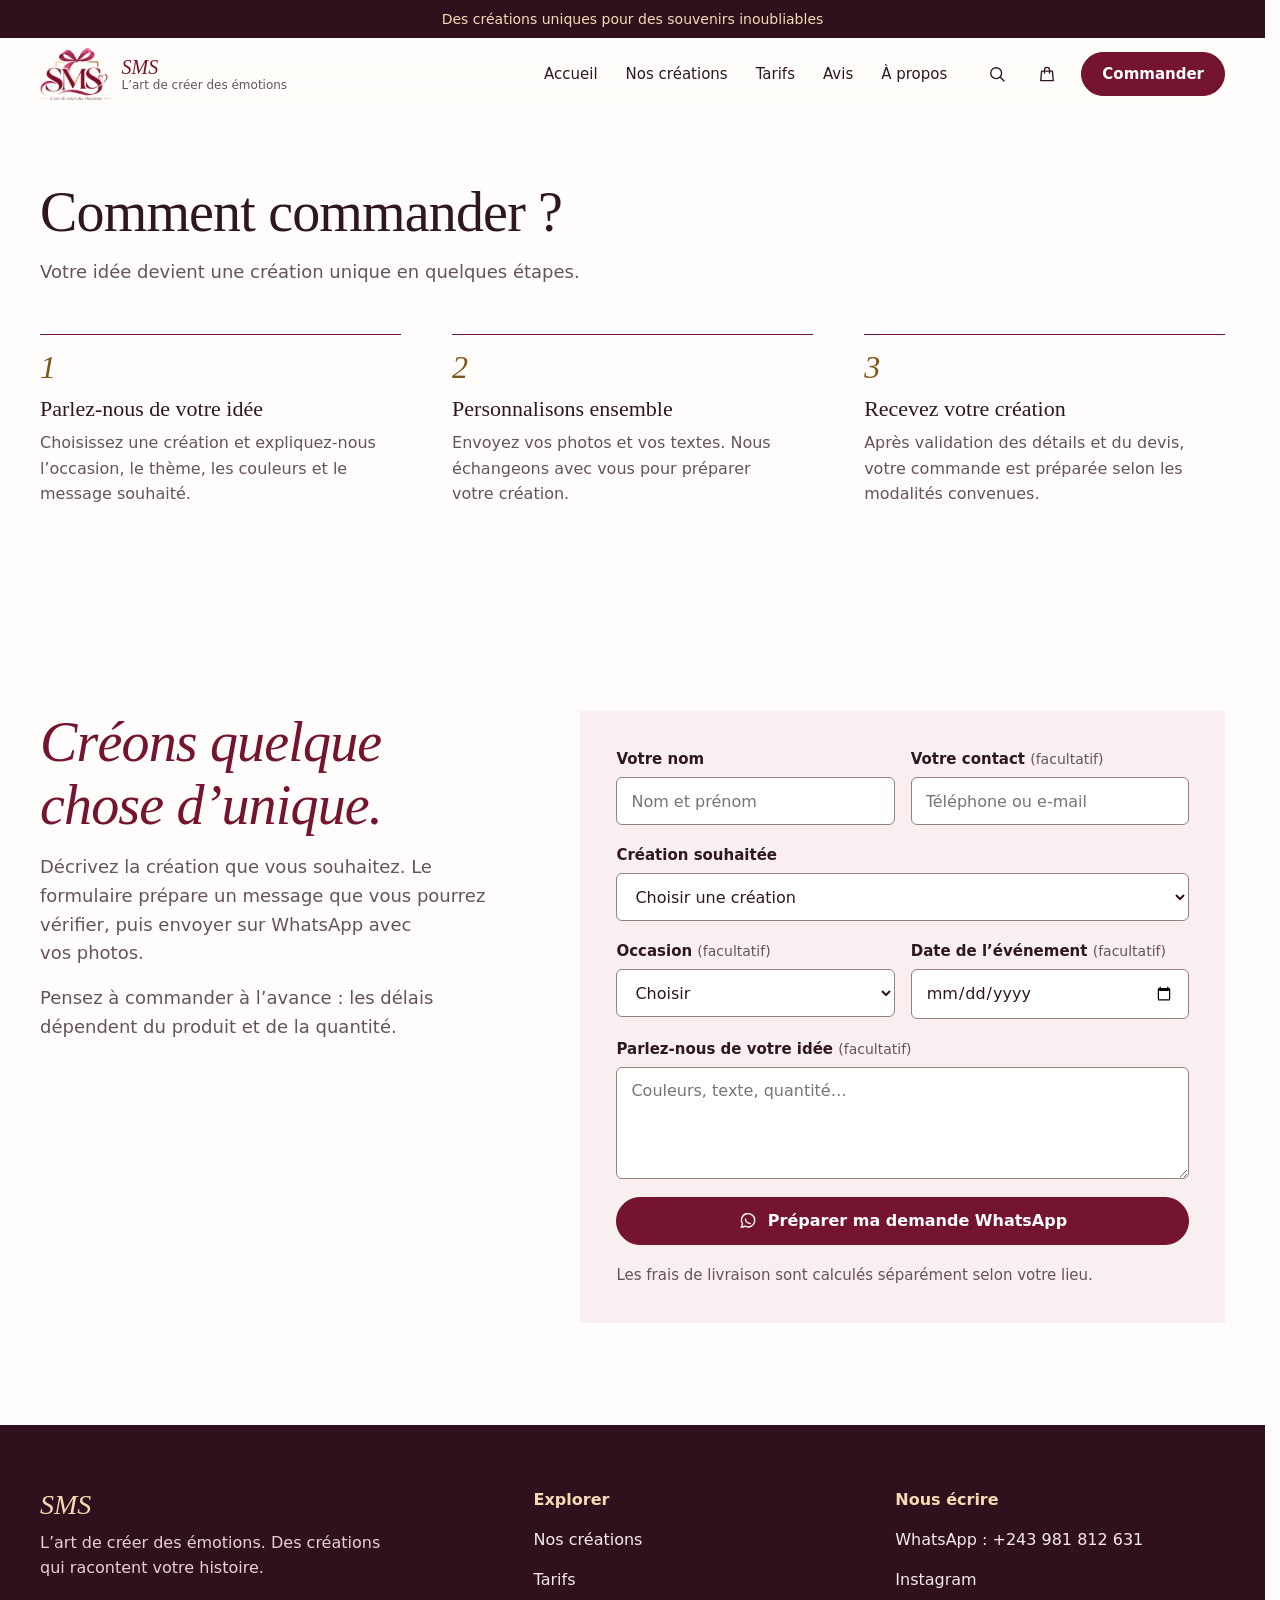
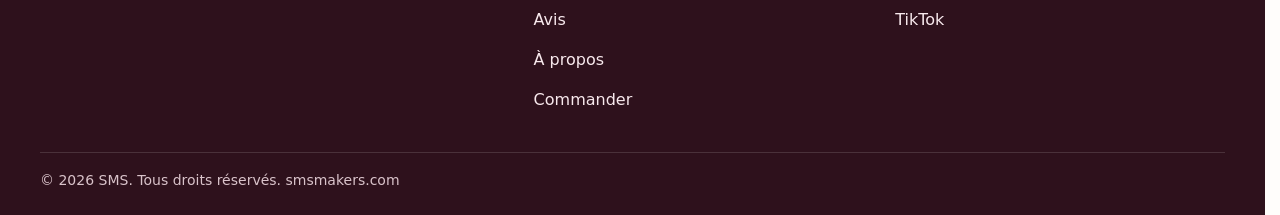
<file: commander.html>
<!DOCTYPE html>
<html lang="fr">
<head>
<meta charset="UTF-8">
<meta name="viewport" content="width=device-width, initial-scale=1, viewport-fit=cover">
<title>Commander | SMS, l’art de créer des émotions</title>
<meta name="description" content="Décrivez votre idée et préparez votre demande de création personnalisée, à envoyer sur WhatsApp.">
<link rel="canonical" href="https://smsmakers.com/commander.html">
<meta name="theme-color" content="#fffdfb">
<link rel="icon" href="assets/favicon.png" type="image/png">
<link rel="apple-touch-icon" href="assets/apple-touch-icon.png">
<meta property="og:type" content="website">
<meta property="og:locale" content="fr_FR">
<meta property="og:site_name" content="SMS">
<meta property="og:title" content="Commander | SMS, l’art de créer des émotions">
<meta property="og:description" content="Décrivez votre idée et préparez votre demande de création personnalisée, à envoyer sur WhatsApp.">
<meta property="og:url" content="https://smsmakers.com/commander.html">
<meta property="og:image" content="https://smsmakers.com/assets/og-image.jpg">
<meta property="og:image:width" content="1200">
<meta property="og:image:height" content="630">
<meta name="twitter:card" content="summary_large_image">
<link rel="stylesheet" href="style.css">
<script type="speculationrules">{"prefetch":[{"where":{"href_matches":"/*"},"eagerness":"moderate"}]}</script>
</head>
<body>
<a class="skip-link" href="#contenu">Aller au contenu</a>
<div class="announcement">Des créations uniques pour des souvenirs inoubliables</div>
<header class="site-header">
  <div class="wrap nav">
    <a class="brand" href="index.html" aria-label="SMS, retour à l'accueil">
      <img src="assets/logo-160.webp" width="165" height="120" alt="">
      <span class="brand-copy"><strong>SMS</strong><small>L’art de créer des émotions</small></span>
    </a>
    <nav class="nav-links" id="navLinks" aria-label="Navigation principale">
      <a href="index.html">Accueil</a><a href="creations.html">Nos créations</a><a href="tarifs.html">Tarifs</a><a href="avis.html">Avis</a><a href="apropos.html">À propos</a><a class="nav-order" href="commander.html" aria-current="page">Commander</a>
    </nav>
    <div class="nav-actions">
      <button class="icon-btn" id="searchToggle" type="button" aria-label="Ouvrir la recherche" aria-expanded="false" aria-controls="searchPanel"><svg class="icon" viewBox="0 0 24 24" aria-hidden="true"><circle cx="11" cy="11" r="6.5"/><path d="M16 16l4.5 4.5"/></svg></button>
      <button class="icon-btn" id="cartToggle" type="button" aria-label="Ouvrir le panier, vide"><svg class="icon" viewBox="0 0 24 24" aria-hidden="true"><path d="M5.5 8.5h13l1 11.5h-15z"/><path d="M9 11V7a3 3 0 0 1 6 0v4"/></svg><span class="cart-count" id="cartCount" data-empty="true" aria-hidden="true">0</span></button>
      <a class="btn btn-primary nav-cta" href="commander.html" aria-current="page">Commander</a>
      <button class="icon-btn menu-toggle" id="menuToggle" type="button" aria-label="Ouvrir le menu" aria-expanded="false" aria-controls="navLinks"><span class="burger" aria-hidden="true"><span></span><span></span></span></button>
    </div>
    <div class="search-panel" id="searchPanel">
      <div class="wrap">
        <form id="searchForm" action="creations.html" role="search">
          <label class="search-box"><svg class="icon" viewBox="0 0 24 24" aria-hidden="true"><circle cx="11" cy="11" r="6.5"/><path d="M16 16l4.5 4.5"/></svg><span class="visually-hidden">Rechercher une création</span><input id="siteSearch" name="q" type="search" placeholder="Magazine, cadre, invitation…" autocomplete="off" enterkeyhint="search"></label>
        </form>
        <ul class="search-results" id="searchResults"></ul>
        <p class="search-empty" id="searchEmpty" hidden>Aucune création ne correspond. Essayez « cadre », « mariage » ou « invitation ».</p>
      </div>
    </div>
  </div>
</header>
<main id="contenu">
<section class="section page-top">
  <div class="wrap">
    <div class="section-head"><h1>Comment commander ?</h1><p>Votre idée devient une création unique en quelques étapes.</p></div>
    <ol class="steps">
  <li><span class="step-number">1</span><h3>Parlez-nous de votre idée</h3><p>Choisissez une création et expliquez-nous l’occasion, le thème, les couleurs et le message souhaité.</p></li>
  <li><span class="step-number">2</span><h3>Personnalisons ensemble</h3><p>Envoyez vos photos et vos textes. Nous échangeons avec vous pour préparer votre création.</p></li>
  <li><span class="step-number">3</span><h3>Recevez votre création</h3><p>Après validation des détails et du devis, votre commande est préparée selon les modalités convenues.</p></li>
</ol>
  </div>
</section>
<section class="section" id="contact">
  <div class="wrap contact-grid">
    <div class="contact-copy">
      <h2>Créons quelque chose d’unique.</h2>
      <p>Décrivez la création que vous souhaitez. Le formulaire prépare un message que vous pourrez vérifier, puis envoyer sur WhatsApp avec vos photos.</p>
      <p>Pensez à commander à l’avance : les délais dépendent du produit et de la quantité.</p>
    </div>
    <form class="contact-form" id="orderForm" novalidate>
      <div class="field"><label for="customerName">Votre nom</label><input id="customerName" name="name" required aria-required="true" autocomplete="name" placeholder="Nom et prénom"><p class="field-error" id="customerNameError" hidden></p></div>
      <div class="field"><label for="customerContact">Votre contact <small>(facultatif)</small></label><input id="customerContact" name="contact" autocomplete="tel" placeholder="Téléphone ou e-mail"><p class="field-error" id="customerContactError" hidden></p></div>
      <div class="field full"><label for="productChoice">Création souhaitée</label><select id="productChoice" name="product" required aria-required="true"><option value="">Choisir une création</option><option>Magazine personnalisé</option><option>Journal surprise</option><option>Cadre personnalisé</option><option>Mini-album complet</option><option>Carte postale ou carte de vœux</option><option>QR code imprimable</option><option>Invitation électronique</option><option>Autre projet</option></select><p class="field-error" id="productChoiceError" hidden></p></div>
      <div class="field"><label for="orderOccasion">Occasion <small>(facultatif)</small></label><select id="orderOccasion" name="occasion"><option value="">Choisir</option><option>Anniversaire</option><option>Mariage</option><option>Couple</option><option>Noël et Nouvel An</option><option>Merci ou félicitations</option><option>Autre événement</option></select><p class="field-error" id="orderOccasionError" hidden></p></div>
      <div class="field"><label for="orderDate">Date de l’événement <small>(facultatif)</small></label><input id="orderDate" name="date" type="date"><p class="field-error" id="orderDateError" hidden></p></div>
      <div class="field full"><label for="details">Parlez-nous de votre idée <small>(facultatif)</small></label><textarea id="details" name="details" placeholder="Couleurs, texte, quantité…"></textarea><p class="field-error" id="detailsError" hidden></p></div>
      <button class="btn btn-primary" type="submit"><svg class="icon" viewBox="0 0 24 24" aria-hidden="true"><path d="M4 19.5l1.4-4A8 8 0 1 1 8.6 18.3z"/><path d="M9 9.5c0 3 2.5 5.5 5.5 5.5"/></svg><span class="btn-label">Préparer ma demande WhatsApp</span></button>
      <p class="form-note" id="formNote" role="status">Les frais de livraison sont calculés séparément selon votre lieu.</p>
    </form>
  </div>
</section>
</main>
<footer class="site-footer on-dark">
  <div class="wrap">
    <div class="footer-grid">
      <div class="footer-brand"><strong>SMS</strong><p>L’art de créer des émotions. Des créations qui racontent votre histoire.</p></div>
      <div class="footer-col"><h2>Explorer</h2><ul>
        <li><a href="creations.html">Nos créations</a></li><li><a href="tarifs.html">Tarifs</a></li><li><a href="avis.html">Avis</a></li><li><a href="apropos.html">À propos</a></li><li><a href="commander.html">Commander</a></li>
      </ul></div>
      <div class="footer-col"><h2>Nous écrire</h2><ul>
        <li><a data-wa="" href="https://wa.me/243981812631" target="_blank" rel="noopener">WhatsApp : +243 981 812 631</a></li>
        <li><a data-instagram href="https://www.instagram.com/sms_makers/" target="_blank" rel="noopener">Instagram</a></li>
        <li><a data-tiktok href="https://www.tiktok.com/@sms_makers" target="_blank" rel="noopener">TikTok</a></li>
      </ul></div>
    </div>
    <p class="copyright">© <span id="year">2026</span> SMS. Tous droits réservés. <a href="https://smsmakers.com/">smsmakers.com</a></p>
  </div>
</footer>
<a class="wa-fab" data-wa="" href="https://wa.me/243981812631" target="_blank" rel="noopener"><svg class="icon" viewBox="0 0 24 24" aria-hidden="true"><path d="M4 19.5l1.4-4A8 8 0 1 1 8.6 18.3z"/><path d="M9 9.5c0 3 2.5 5.5 5.5 5.5"/></svg>WhatsApp</a>

<dialog class="sheet sheet--side" id="cartSheet" aria-labelledby="cartTitle">
  <div class="sheet-scrim" data-sheet-close></div>
  <div class="sheet-panel">
    <div class="sheet-grab">
      <div class="sheet-handle"></div>
      <div class="sheet-head"><h2 id="cartTitle">Votre panier</h2><button class="icon-btn sheet-close" type="button" data-sheet-close aria-label="Fermer le panier"><svg class="icon" viewBox="0 0 24 24" aria-hidden="true"><path d="M6 6l12 12M18 6L6 18"/></svg></button></div>
    </div>
    <div class="sheet-body">
      <div class="cart-empty" id="cartEmpty"><p>Votre panier est vide. Choisissez une création pour commencer.</p><a class="btn btn-primary" href="creations.html">Voir nos créations</a></div>
      <ul class="cart-list" id="cartList"></ul>
      <p class="cart-promo" id="cartPromo" hidden></p>
      <fieldset class="cart-details" id="cartDetails" hidden>
        <legend>Votre événement</legend>
        <p>Facultatif. Ces informations seront ajoutées à votre message.</p>
        <div class="cart-fields">
          <div class="field"><label for="cartOccasion">Occasion</label><select id="cartOccasion"><option value="">Choisir</option><option>Anniversaire</option><option>Mariage</option><option>Couple</option><option>Noël et Nouvel An</option><option>Merci ou félicitations</option><option>Autre événement</option></select></div>
          <div class="field"><label for="cartDate">Date</label><input id="cartDate" type="date"></div>
        </div>
      </fieldset>
    </div>
    <div class="sheet-foot" id="cartFoot" hidden>
      <dl class="cart-totals">
        <div id="cartSubtotalRow" hidden><dt>Sous-total</dt><dd id="cartSubtotal"></dd></div>
        <div id="cartDiscountRow" hidden><dt>Réduction</dt><dd id="cartDiscount"></dd></div>
        <div class="is-total"><dt>Total hors livraison</dt><dd id="cartTotal"></dd></div>
      </dl>
      <p class="cart-delivery">Les frais de livraison sont calculés selon votre lieu.</p>
      <button class="btn btn-primary btn-block" id="cartWhatsApp" type="button"><svg class="icon" viewBox="0 0 24 24" aria-hidden="true"><path d="M4 19.5l1.4-4A8 8 0 1 1 8.6 18.3z"/><path d="M9 9.5c0 3 2.5 5.5 5.5 5.5"/></svg>Envoyer sur WhatsApp</button>
      <div class="cart-alt"><a data-instagram href="https://www.instagram.com/sms_makers/" target="_blank" rel="noopener">Instagram</a><a data-tiktok href="https://www.tiktok.com/@sms_makers" target="_blank" rel="noopener">TikTok</a><button id="cartClear" type="button">Vider le panier</button></div>
    </div>
  </div>
</dialog>

<dialog class="sheet sheet--center" id="productSheet" aria-labelledby="choiceTitle">
  <div class="sheet-scrim" data-sheet-close></div>
  <div class="sheet-panel">
    <div class="sheet-grab">
      <div class="sheet-handle"></div>
      <div class="sheet-head"><h2 id="choiceTitle">Choisir un format</h2><button class="icon-btn sheet-close" type="button" data-sheet-close aria-label="Fermer"><svg class="icon" viewBox="0 0 24 24" aria-hidden="true"><path d="M6 6l12 12M18 6L6 18"/></svg></button></div>
    </div>
    <div class="sheet-body">
      <div class="choice-art" id="choiceArt" aria-hidden="true"></div>
      <p class="choice-desc" id="choiceDesc"></p>
      <fieldset class="choice-options" id="choiceOptions"><legend>Choisissez le format</legend></fieldset>
    </div>
    <div class="sheet-foot">
      <div class="choice-foot">
        <div class="stepper" role="group" aria-label="Quantité">
          <button class="qty-btn" id="choiceMinus" type="button" aria-label="Retirer un exemplaire">−</button>
          <span class="qty-value" id="choiceQty" aria-live="polite">1</span>
          <button class="qty-btn" id="choicePlus" type="button" aria-label="Ajouter un exemplaire">+</button>
        </div>
        <button class="btn btn-primary" id="choiceAdd" type="button"><span id="choiceAddLabel">Ajouter au panier</span></button>
      </div>
      <a class="text-link choice-custom" id="choiceCustom" href="commander.html">Décrire mon idée avant de commander</a>
    </div>
  </div>
</dialog>

<div class="toast on-dark" id="toast" role="status"><span id="toastText"></span><button class="toast-action" id="toastAction" type="button" hidden></button></div>
<script src="script.js"></script>
</body>
</html>
</file>
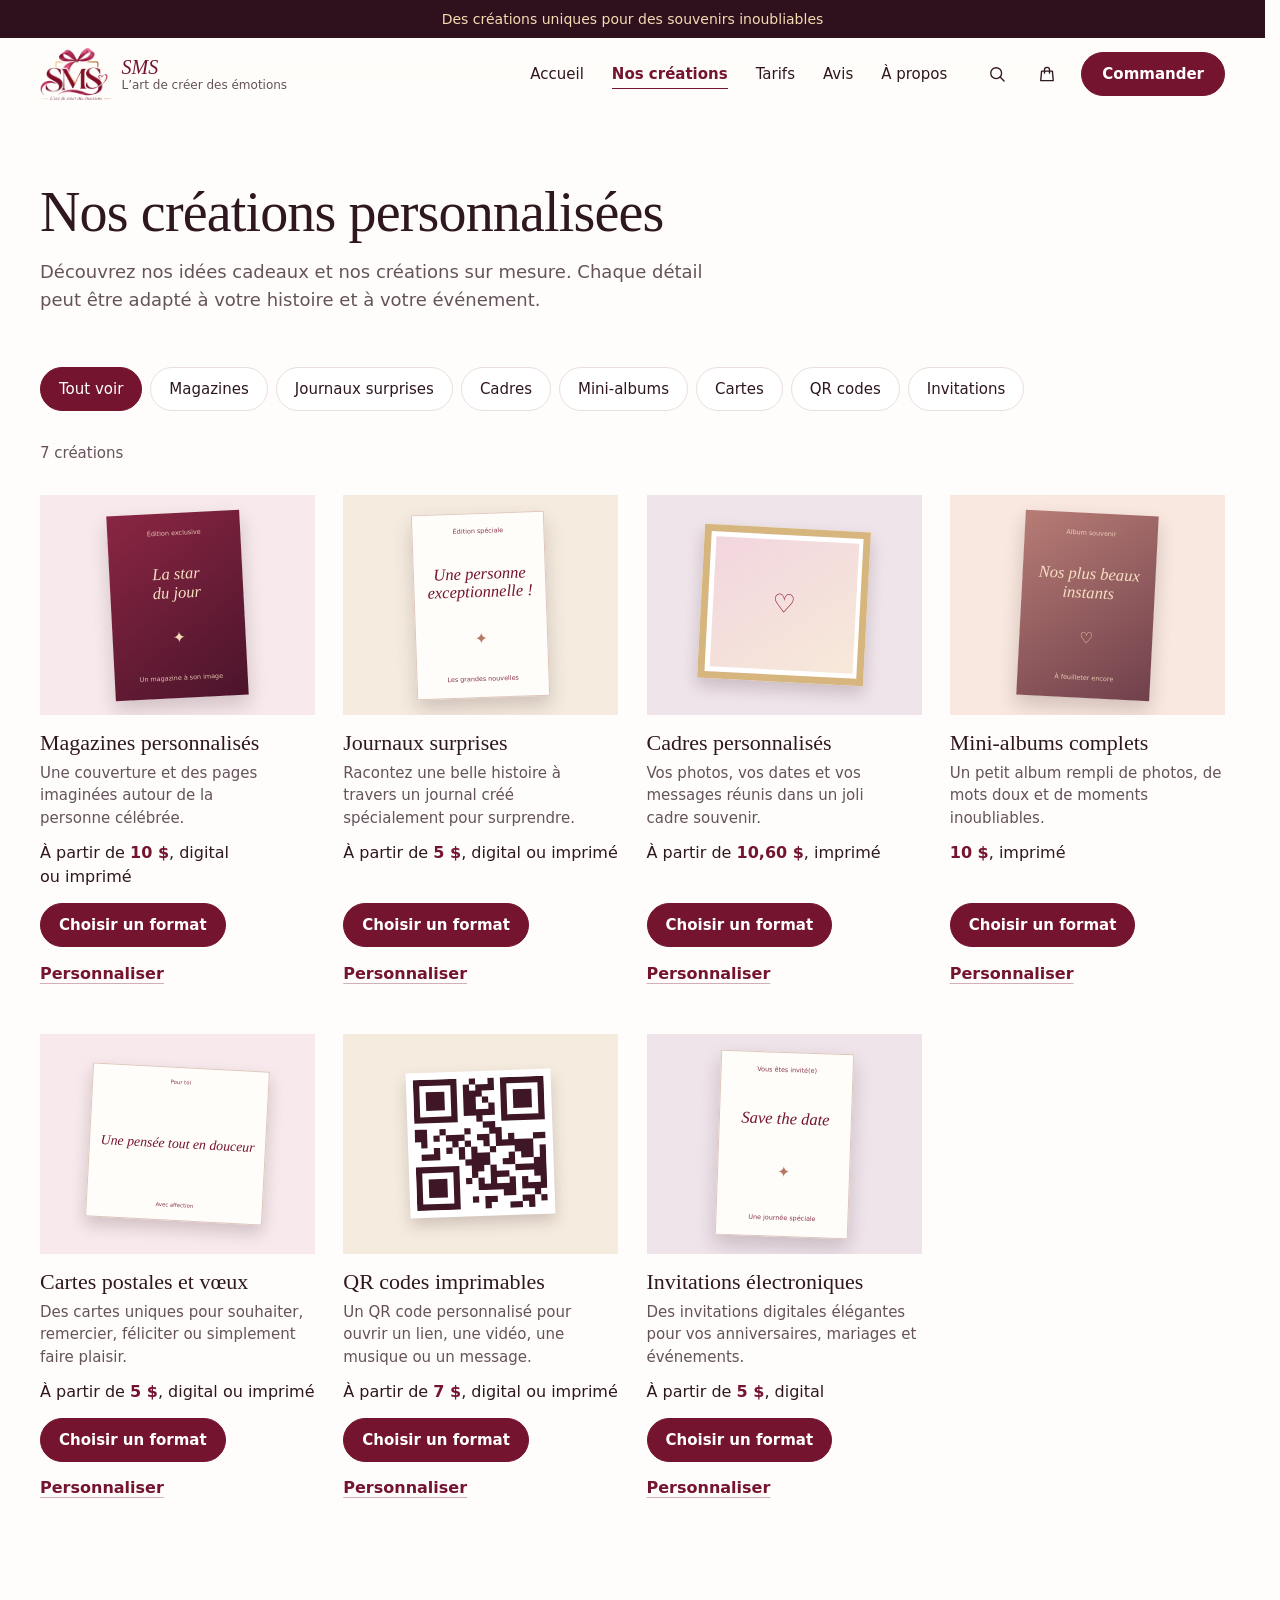
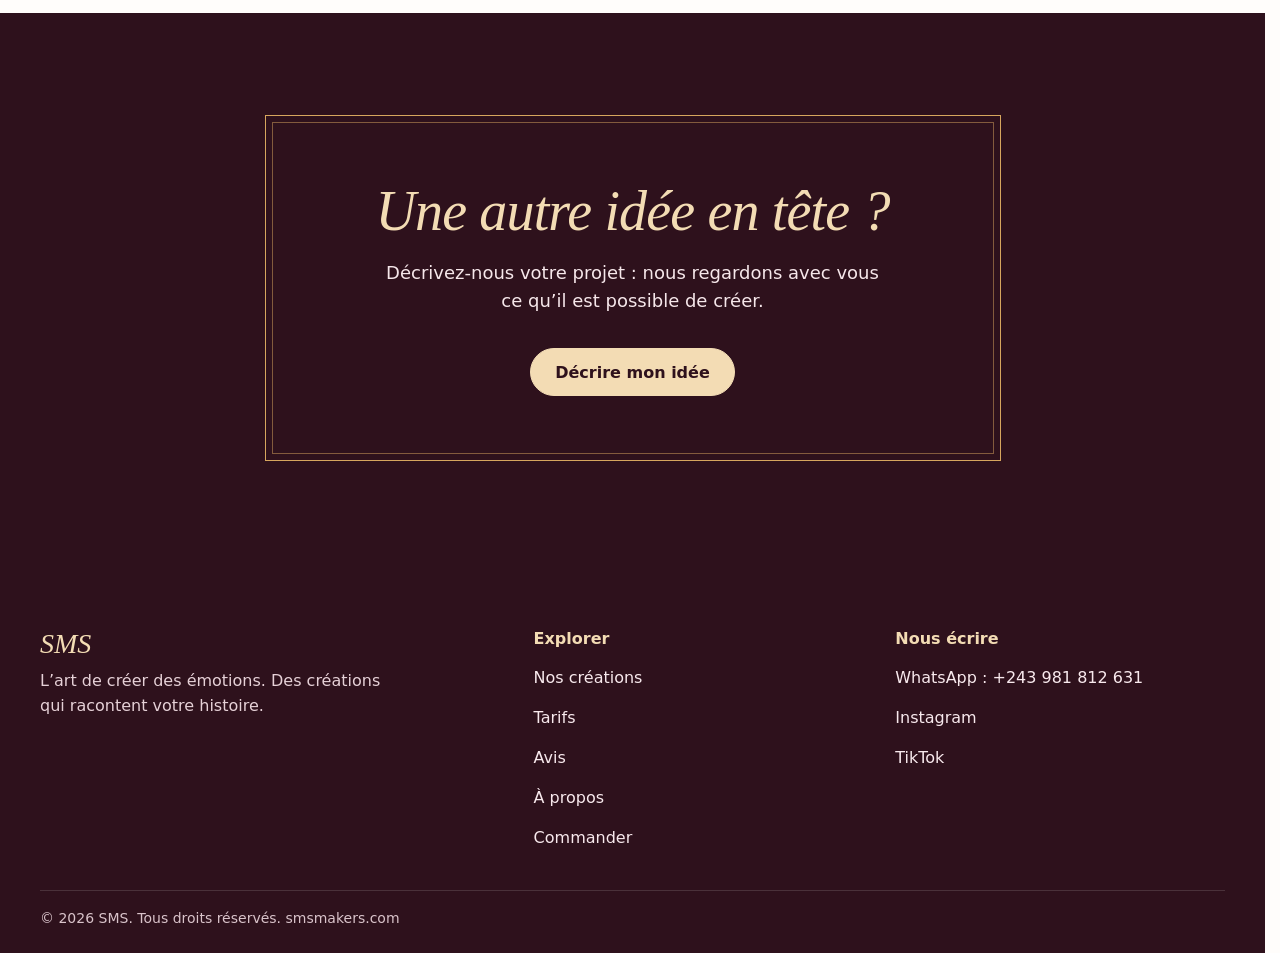
<file: creations.html>
<!DOCTYPE html>
<html lang="fr">
<head>
<meta charset="UTF-8">
<meta name="viewport" content="width=device-width, initial-scale=1, viewport-fit=cover">
<title>Nos créations | SMS, l’art de créer des émotions</title>
<meta name="description" content="Magazines, journaux surprises, cadres, mini-albums, cartes, QR codes et invitations personnalisés, à choisir selon votre occasion.">
<link rel="canonical" href="https://smsmakers.com/creations.html">
<meta name="theme-color" content="#fffdfb">
<link rel="icon" href="assets/favicon.png" type="image/png">
<link rel="apple-touch-icon" href="assets/apple-touch-icon.png">
<meta property="og:type" content="website">
<meta property="og:locale" content="fr_FR">
<meta property="og:site_name" content="SMS">
<meta property="og:title" content="Nos créations | SMS, l’art de créer des émotions">
<meta property="og:description" content="Magazines, journaux surprises, cadres, mini-albums, cartes, QR codes et invitations personnalisés, à choisir selon votre occasion.">
<meta property="og:url" content="https://smsmakers.com/creations.html">
<meta property="og:image" content="https://smsmakers.com/assets/og-image.jpg">
<meta property="og:image:width" content="1200">
<meta property="og:image:height" content="630">
<meta name="twitter:card" content="summary_large_image">
<link rel="stylesheet" href="style.css">
<script type="speculationrules">{"prefetch":[{"where":{"href_matches":"/*"},"eagerness":"moderate"}]}</script>
</head>
<body>
<a class="skip-link" href="#contenu">Aller au contenu</a>
<div class="announcement">Des créations uniques pour des souvenirs inoubliables</div>
<header class="site-header">
  <div class="wrap nav">
    <a class="brand" href="index.html" aria-label="SMS, retour à l'accueil">
      <img src="assets/logo-160.webp" width="165" height="120" alt="">
      <span class="brand-copy"><strong>SMS</strong><small>L’art de créer des émotions</small></span>
    </a>
    <nav class="nav-links" id="navLinks" aria-label="Navigation principale">
      <a href="index.html">Accueil</a><a href="creations.html" aria-current="page">Nos créations</a><a href="tarifs.html">Tarifs</a><a href="avis.html">Avis</a><a href="apropos.html">À propos</a><a class="nav-order" href="commander.html">Commander</a>
    </nav>
    <div class="nav-actions">
      <button class="icon-btn" id="searchToggle" type="button" aria-label="Ouvrir la recherche" aria-expanded="false" aria-controls="searchPanel"><svg class="icon" viewBox="0 0 24 24" aria-hidden="true"><circle cx="11" cy="11" r="6.5"/><path d="M16 16l4.5 4.5"/></svg></button>
      <button class="icon-btn" id="cartToggle" type="button" aria-label="Ouvrir le panier, vide"><svg class="icon" viewBox="0 0 24 24" aria-hidden="true"><path d="M5.5 8.5h13l1 11.5h-15z"/><path d="M9 11V7a3 3 0 0 1 6 0v4"/></svg><span class="cart-count" id="cartCount" data-empty="true" aria-hidden="true">0</span></button>
      <a class="btn btn-primary nav-cta" href="commander.html">Commander</a>
      <button class="icon-btn menu-toggle" id="menuToggle" type="button" aria-label="Ouvrir le menu" aria-expanded="false" aria-controls="navLinks"><span class="burger" aria-hidden="true"><span></span><span></span></span></button>
    </div>
    <div class="search-panel" id="searchPanel">
      <div class="wrap">
        <form id="searchForm" action="creations.html" role="search">
          <label class="search-box"><svg class="icon" viewBox="0 0 24 24" aria-hidden="true"><circle cx="11" cy="11" r="6.5"/><path d="M16 16l4.5 4.5"/></svg><span class="visually-hidden">Rechercher une création</span><input id="siteSearch" name="q" type="search" placeholder="Magazine, cadre, invitation…" autocomplete="off" enterkeyhint="search"></label>
        </form>
        <ul class="search-results" id="searchResults"></ul>
        <p class="search-empty" id="searchEmpty" hidden>Aucune création ne correspond. Essayez « cadre », « mariage » ou « invitation ».</p>
      </div>
    </div>
  </div>
</header>
<main id="contenu">
<section class="section page-top">
  <div class="wrap">
    <div class="section-head"><h1>Nos créations personnalisées</h1><p>Découvrez nos idées cadeaux et nos créations sur mesure. Chaque détail peut être adapté à votre histoire et à votre événement.</p></div>
    <div class="filters" id="filters" role="group" aria-label="Filtrer par type de création">
      <button class="chip" type="button" data-filter="all" aria-pressed="true">Tout voir</button><button class="chip" type="button" data-filter="magazines" aria-pressed="false">Magazines</button><button class="chip" type="button" data-filter="journaux" aria-pressed="false">Journaux surprises</button><button class="chip" type="button" data-filter="cadres" aria-pressed="false">Cadres</button><button class="chip" type="button" data-filter="albums" aria-pressed="false">Mini-albums</button><button class="chip" type="button" data-filter="cartes" aria-pressed="false">Cartes</button><button class="chip" type="button" data-filter="qr" aria-pressed="false">QR codes</button><button class="chip" type="button" data-filter="invitations" aria-pressed="false">Invitations</button>
    </div>
    <div class="filter-status">
      <span id="resultCount" role="status">7 créations</span>
      <span class="occasion-tag" id="occasionTag" hidden><span id="occasionLabel"></span><button class="icon-btn" id="occasionClear" type="button" aria-label="Retirer le filtre d’occasion"><svg class="icon" viewBox="0 0 24 24" aria-hidden="true"><path d="M6 6l12 12M18 6L6 18"/></svg></button></span>
    </div>
    <div class="product-grid" id="productGrid">
<article class="product-card" data-category="magazines" data-occasions="anniversaire mariage couple" data-search="magazine personnalisé couverture anniversaire couple" data-product="Magazine personnalisé">
  <div class="product-art" aria-hidden="true"><div class="art-obj art-book" style="--r:-3deg"><small>Édition exclusive</small><b>La star<br>du jour</b><i>✦</i><small>Un magazine à son image</small></div></div>
  <div class="product-info"><h3>Magazines personnalisés</h3><p>Une couverture et des pages imaginées autour de la personne célébrée.</p><p class="product-price">À partir de <b>10 $</b>, digital ou imprimé</p>
    <div class="product-actions"><button class="btn btn-primary" type="button" data-open-product>Choisir un format</button><a class="text-link" href="commander.html?produit=Magazine%20personnalis%C3%A9">Personnaliser</a></div>
  </div>
</article>
<article class="product-card" data-tone="sand" data-category="journaux" data-occasions="anniversaire merci" data-search="journal surprise faux journal anniversaire histoire cadeau" data-product="Journal surprise">
  <div class="product-art" aria-hidden="true"><div class="art-obj art-card" style="--r:-2deg"><small>Édition spéciale</small><b>Une personne exceptionnelle !</b><i>✦</i><small>Les grandes nouvelles</small></div></div>
  <div class="product-info"><h3>Journaux surprises</h3><p>Racontez une belle histoire à travers un journal créé spécialement pour surprendre.</p><p class="product-price">À partir de <b>5 $</b>, digital ou imprimé</p>
    <div class="product-actions"><button class="btn btn-primary" type="button" data-open-product>Choisir un format</button><a class="text-link" href="commander.html?produit=Journal%20surprise">Personnaliser</a></div>
  </div>
</article>
<article class="product-card" data-tone="mauve" data-category="cadres" data-occasions="anniversaire mariage couple fetes merci" data-search="cadre photo personnalisé cadeau photo décoration" data-product="Cadre personnalisé">
  <div class="product-art" aria-hidden="true"><div class="art-obj art-frame" style="--r:3deg"><span>♡</span></div></div>
  <div class="product-info"><h3>Cadres personnalisés</h3><p>Vos photos, vos dates et vos messages réunis dans un joli cadre souvenir.</p><p class="product-price">À partir de <b>10,60 $</b>, imprimé</p>
    <div class="product-actions"><button class="btn btn-primary" type="button" data-open-product>Choisir un format</button><a class="text-link" href="commander.html?produit=Cadre%20personnalis%C3%A9">Personnaliser</a></div>
  </div>
</article>
<article class="product-card" data-tone="peach" data-category="albums" data-occasions="anniversaire mariage couple" data-search="mini album photo complet album souvenir scrapbooking" data-product="Mini-album complet">
  <div class="product-art" aria-hidden="true"><div class="art-obj art-book is-rose" style="--r:3deg"><small>Album souvenir</small><b>Nos plus beaux instants</b><i>♡</i><small>À feuilleter encore</small></div></div>
  <div class="product-info"><h3>Mini-albums complets</h3><p>Un petit album rempli de photos, de mots doux et de moments inoubliables.</p><p class="product-price"><b>10 $</b>, imprimé</p>
    <div class="product-actions"><button class="btn btn-primary" type="button" data-open-product>Choisir un format</button><a class="text-link" href="commander.html?produit=Mini-album%20complet">Personnaliser</a></div>
  </div>
</article>
<article class="product-card" data-category="cartes" data-occasions="anniversaire couple fetes merci" data-search="carte postale carte de voeux vœux invitation papier" data-product="Carte postale ou carte de vœux">
  <div class="product-art" aria-hidden="true"><div class="art-obj art-card is-wide" style="--r:3deg"><small>Pour toi</small><b>Une pensée tout en douceur</b><small>Avec affection</small></div></div>
  <div class="product-info"><h3>Cartes postales et vœux</h3><p>Des cartes uniques pour souhaiter, remercier, féliciter ou simplement faire plaisir.</p><p class="product-price">À partir de <b>5 $</b>, digital ou imprimé</p>
    <div class="product-actions"><button class="btn btn-primary" type="button" data-open-product>Choisir un format</button><a class="text-link" href="commander.html?produit=Carte%20postale%20ou%20carte%20de%20v%C5%93ux">Personnaliser</a></div>
  </div>
</article>
<article class="product-card" data-tone="sand" data-category="qr" data-occasions="anniversaire mariage couple evenement" data-search="qr code imprimable personnalisé lien vidéo musique photo" data-product="QR code imprimable">
  <div class="product-art" aria-hidden="true"><div class="art-obj art-qr" style="--r:-2deg"><svg viewBox="0 0 21 21" fill="currentColor" fill-rule="evenodd" aria-hidden="true"><path d="M0 0h7v7h-7zM1 1v5h5v-5zM2 2h3v3h-3zM14 0h7v7h-7zM15 1v5h5v-5zM16 2h3v3h-3zM0 14h7v7h-7zM1 15v5h5v-5zM2 16h3v3h-3zM9 0h1v1h-1zM12 0h1v1h-1zM8 1h1v1h-1zM10 1h1v1h-1zM11 1h1v1h-1zM12 1h1v1h-1zM8 2h1v1h-1zM9 2h1v1h-1zM10 2h1v1h-1zM8 3h1v1h-1zM9 3h1v1h-1zM11 3h1v1h-1zM8 4h1v1h-1zM9 4h1v1h-1zM12 4h1v1h-1zM8 5h1v1h-1zM9 5h1v1h-1zM10 5h1v1h-1zM11 5h1v1h-1zM12 5h1v1h-1zM10 6h1v1h-1zM11 7h1v1h-1zM12 7h1v1h-1zM0 8h1v1h-1zM1 8h1v1h-1zM4 8h1v1h-1zM8 8h1v1h-1zM12 8h1v1h-1zM13 8h1v1h-1zM0 9h1v1h-1zM1 9h1v1h-1zM3 9h1v1h-1zM5 9h1v1h-1zM6 9h1v1h-1zM7 9h1v1h-1zM10 9h1v1h-1zM11 9h1v1h-1zM13 9h1v1h-1zM15 9h1v1h-1zM19 9h1v1h-1zM20 9h1v1h-1zM1 10h1v1h-1zM6 10h1v1h-1zM8 10h1v1h-1zM11 10h1v1h-1zM13 10h1v1h-1zM14 10h1v1h-1zM15 10h1v1h-1zM16 10h1v1h-1zM17 10h1v1h-1zM18 10h1v1h-1zM3 11h1v1h-1zM5 11h1v1h-1zM7 11h1v1h-1zM9 11h1v1h-1zM12 11h1v1h-1zM16 11h1v1h-1zM17 11h1v1h-1zM18 11h1v1h-1zM20 11h1v1h-1zM1 12h1v1h-1zM2 12h1v1h-1zM3 12h1v1h-1zM7 12h1v1h-1zM9 12h1v1h-1zM10 12h1v1h-1zM11 12h1v1h-1zM15 12h1v1h-1zM17 12h1v1h-1zM18 12h1v1h-1zM20 12h1v1h-1zM8 13h1v1h-1zM9 13h1v1h-1zM10 13h1v1h-1zM11 13h1v1h-1zM14 13h1v1h-1zM15 13h1v1h-1zM19 13h1v1h-1zM20 13h1v1h-1zM9 14h1v1h-1zM10 14h1v1h-1zM12 14h1v1h-1zM16 14h1v1h-1zM17 14h1v1h-1zM18 14h1v1h-1zM19 14h1v1h-1zM20 14h1v1h-1zM9 15h1v1h-1zM12 15h1v1h-1zM13 15h1v1h-1zM14 15h1v1h-1zM19 15h1v1h-1zM20 15h1v1h-1zM8 16h1v1h-1zM10 16h1v1h-1zM12 16h1v1h-1zM15 16h1v1h-1zM17 16h1v1h-1zM20 16h1v1h-1zM10 17h1v1h-1zM11 17h1v1h-1zM12 17h1v1h-1zM13 17h1v1h-1zM14 17h1v1h-1zM15 17h1v1h-1zM17 17h1v1h-1zM18 17h1v1h-1zM19 17h1v1h-1zM20 17h1v1h-1zM14 18h1v1h-1zM15 18h1v1h-1zM19 18h1v1h-1zM9 19h1v1h-1zM11 19h1v1h-1zM12 19h1v1h-1zM17 19h1v1h-1zM18 19h1v1h-1zM20 19h1v1h-1zM11 20h1v1h-1zM15 20h1v1h-1zM16 20h1v1h-1zM18 20h1v1h-1z"/></svg></div></div>
  <div class="product-info"><h3>QR codes imprimables</h3><p>Un QR code personnalisé pour ouvrir un lien, une vidéo, une musique ou un message.</p><p class="product-price">À partir de <b>7 $</b>, digital ou imprimé</p>
    <div class="product-actions"><button class="btn btn-primary" type="button" data-open-product>Choisir un format</button><a class="text-link" href="commander.html?produit=QR%20code%20imprimable">Personnaliser</a></div>
  </div>
</article>
<article class="product-card" data-tone="mauve" data-category="invitations" data-occasions="anniversaire mariage evenement" data-search="invitation électronique digitale mariage anniversaire événement" data-product="Invitation électronique">
  <div class="product-art" aria-hidden="true"><div class="art-obj art-card" style="--r:2deg"><small>Vous êtes invité(e)</small><b>Save the date</b><i>✦</i><small>Une journée spéciale</small></div></div>
  <div class="product-info"><h3>Invitations électroniques</h3><p>Des invitations digitales élégantes pour vos anniversaires, mariages et événements.</p><p class="product-price">À partir de <b>5 $</b>, digital</p>
    <div class="product-actions"><button class="btn btn-primary" type="button" data-open-product>Choisir un format</button><a class="text-link" href="commander.html?produit=Invitation%20%C3%A9lectronique">Personnaliser</a></div>
  </div>
</article>
    </div>
    <div class="no-results" id="noResults" hidden><p>Aucune création ne correspond à votre recherche.</p><button class="btn btn-secondary" id="resetFilters" type="button">Tout afficher</button></div>
  </div>
</section>
<section class="invitation-band on-dark"><div class="wrap"><div class="invitation"><h2>Une autre idée en tête ?</h2><p>Décrivez-nous votre projet : nous regardons avec vous ce qu’il est possible de créer.</p><div class="hero-actions"><a class="btn btn-gold" href="commander.html">Décrire mon idée</a></div></div></div></section>
</main>
<footer class="site-footer on-dark">
  <div class="wrap">
    <div class="footer-grid">
      <div class="footer-brand"><strong>SMS</strong><p>L’art de créer des émotions. Des créations qui racontent votre histoire.</p></div>
      <div class="footer-col"><h2>Explorer</h2><ul>
        <li><a href="creations.html">Nos créations</a></li><li><a href="tarifs.html">Tarifs</a></li><li><a href="avis.html">Avis</a></li><li><a href="apropos.html">À propos</a></li><li><a href="commander.html">Commander</a></li>
      </ul></div>
      <div class="footer-col"><h2>Nous écrire</h2><ul>
        <li><a data-wa="" href="https://wa.me/243981812631" target="_blank" rel="noopener">WhatsApp : +243 981 812 631</a></li>
        <li><a data-instagram href="https://www.instagram.com/sms_makers/" target="_blank" rel="noopener">Instagram</a></li>
        <li><a data-tiktok href="https://www.tiktok.com/@sms_makers" target="_blank" rel="noopener">TikTok</a></li>
      </ul></div>
    </div>
    <p class="copyright">© <span id="year">2026</span> SMS. Tous droits réservés. <a href="https://smsmakers.com/">smsmakers.com</a></p>
  </div>
</footer>
<a class="wa-fab" data-wa="" href="https://wa.me/243981812631" target="_blank" rel="noopener"><svg class="icon" viewBox="0 0 24 24" aria-hidden="true"><path d="M4 19.5l1.4-4A8 8 0 1 1 8.6 18.3z"/><path d="M9 9.5c0 3 2.5 5.5 5.5 5.5"/></svg>WhatsApp</a>

<dialog class="sheet sheet--side" id="cartSheet" aria-labelledby="cartTitle">
  <div class="sheet-scrim" data-sheet-close></div>
  <div class="sheet-panel">
    <div class="sheet-grab">
      <div class="sheet-handle"></div>
      <div class="sheet-head"><h2 id="cartTitle">Votre panier</h2><button class="icon-btn sheet-close" type="button" data-sheet-close aria-label="Fermer le panier"><svg class="icon" viewBox="0 0 24 24" aria-hidden="true"><path d="M6 6l12 12M18 6L6 18"/></svg></button></div>
    </div>
    <div class="sheet-body">
      <div class="cart-empty" id="cartEmpty"><p>Votre panier est vide. Choisissez une création pour commencer.</p><a class="btn btn-primary" href="creations.html">Voir nos créations</a></div>
      <ul class="cart-list" id="cartList"></ul>
      <p class="cart-promo" id="cartPromo" hidden></p>
      <fieldset class="cart-details" id="cartDetails" hidden>
        <legend>Votre événement</legend>
        <p>Facultatif. Ces informations seront ajoutées à votre message.</p>
        <div class="cart-fields">
          <div class="field"><label for="cartOccasion">Occasion</label><select id="cartOccasion"><option value="">Choisir</option><option>Anniversaire</option><option>Mariage</option><option>Couple</option><option>Noël et Nouvel An</option><option>Merci ou félicitations</option><option>Autre événement</option></select></div>
          <div class="field"><label for="cartDate">Date</label><input id="cartDate" type="date"></div>
        </div>
      </fieldset>
    </div>
    <div class="sheet-foot" id="cartFoot" hidden>
      <dl class="cart-totals">
        <div id="cartSubtotalRow" hidden><dt>Sous-total</dt><dd id="cartSubtotal"></dd></div>
        <div id="cartDiscountRow" hidden><dt>Réduction</dt><dd id="cartDiscount"></dd></div>
        <div class="is-total"><dt>Total hors livraison</dt><dd id="cartTotal"></dd></div>
      </dl>
      <p class="cart-delivery">Les frais de livraison sont calculés selon votre lieu.</p>
      <button class="btn btn-primary btn-block" id="cartWhatsApp" type="button"><svg class="icon" viewBox="0 0 24 24" aria-hidden="true"><path d="M4 19.5l1.4-4A8 8 0 1 1 8.6 18.3z"/><path d="M9 9.5c0 3 2.5 5.5 5.5 5.5"/></svg>Envoyer sur WhatsApp</button>
      <div class="cart-alt"><a data-instagram href="https://www.instagram.com/sms_makers/" target="_blank" rel="noopener">Instagram</a><a data-tiktok href="https://www.tiktok.com/@sms_makers" target="_blank" rel="noopener">TikTok</a><button id="cartClear" type="button">Vider le panier</button></div>
    </div>
  </div>
</dialog>

<dialog class="sheet sheet--center" id="productSheet" aria-labelledby="choiceTitle">
  <div class="sheet-scrim" data-sheet-close></div>
  <div class="sheet-panel">
    <div class="sheet-grab">
      <div class="sheet-handle"></div>
      <div class="sheet-head"><h2 id="choiceTitle">Choisir un format</h2><button class="icon-btn sheet-close" type="button" data-sheet-close aria-label="Fermer"><svg class="icon" viewBox="0 0 24 24" aria-hidden="true"><path d="M6 6l12 12M18 6L6 18"/></svg></button></div>
    </div>
    <div class="sheet-body">
      <div class="choice-art" id="choiceArt" aria-hidden="true"></div>
      <p class="choice-desc" id="choiceDesc"></p>
      <fieldset class="choice-options" id="choiceOptions"><legend>Choisissez le format</legend></fieldset>
    </div>
    <div class="sheet-foot">
      <div class="choice-foot">
        <div class="stepper" role="group" aria-label="Quantité">
          <button class="qty-btn" id="choiceMinus" type="button" aria-label="Retirer un exemplaire">−</button>
          <span class="qty-value" id="choiceQty" aria-live="polite">1</span>
          <button class="qty-btn" id="choicePlus" type="button" aria-label="Ajouter un exemplaire">+</button>
        </div>
        <button class="btn btn-primary" id="choiceAdd" type="button"><span id="choiceAddLabel">Ajouter au panier</span></button>
      </div>
      <a class="text-link choice-custom" id="choiceCustom" href="commander.html">Décrire mon idée avant de commander</a>
    </div>
  </div>
</dialog>

<div class="toast on-dark" id="toast" role="status"><span id="toastText"></span><button class="toast-action" id="toastAction" type="button" hidden></button></div>
<script src="script.js"></script>
</body>
</html>
</file>
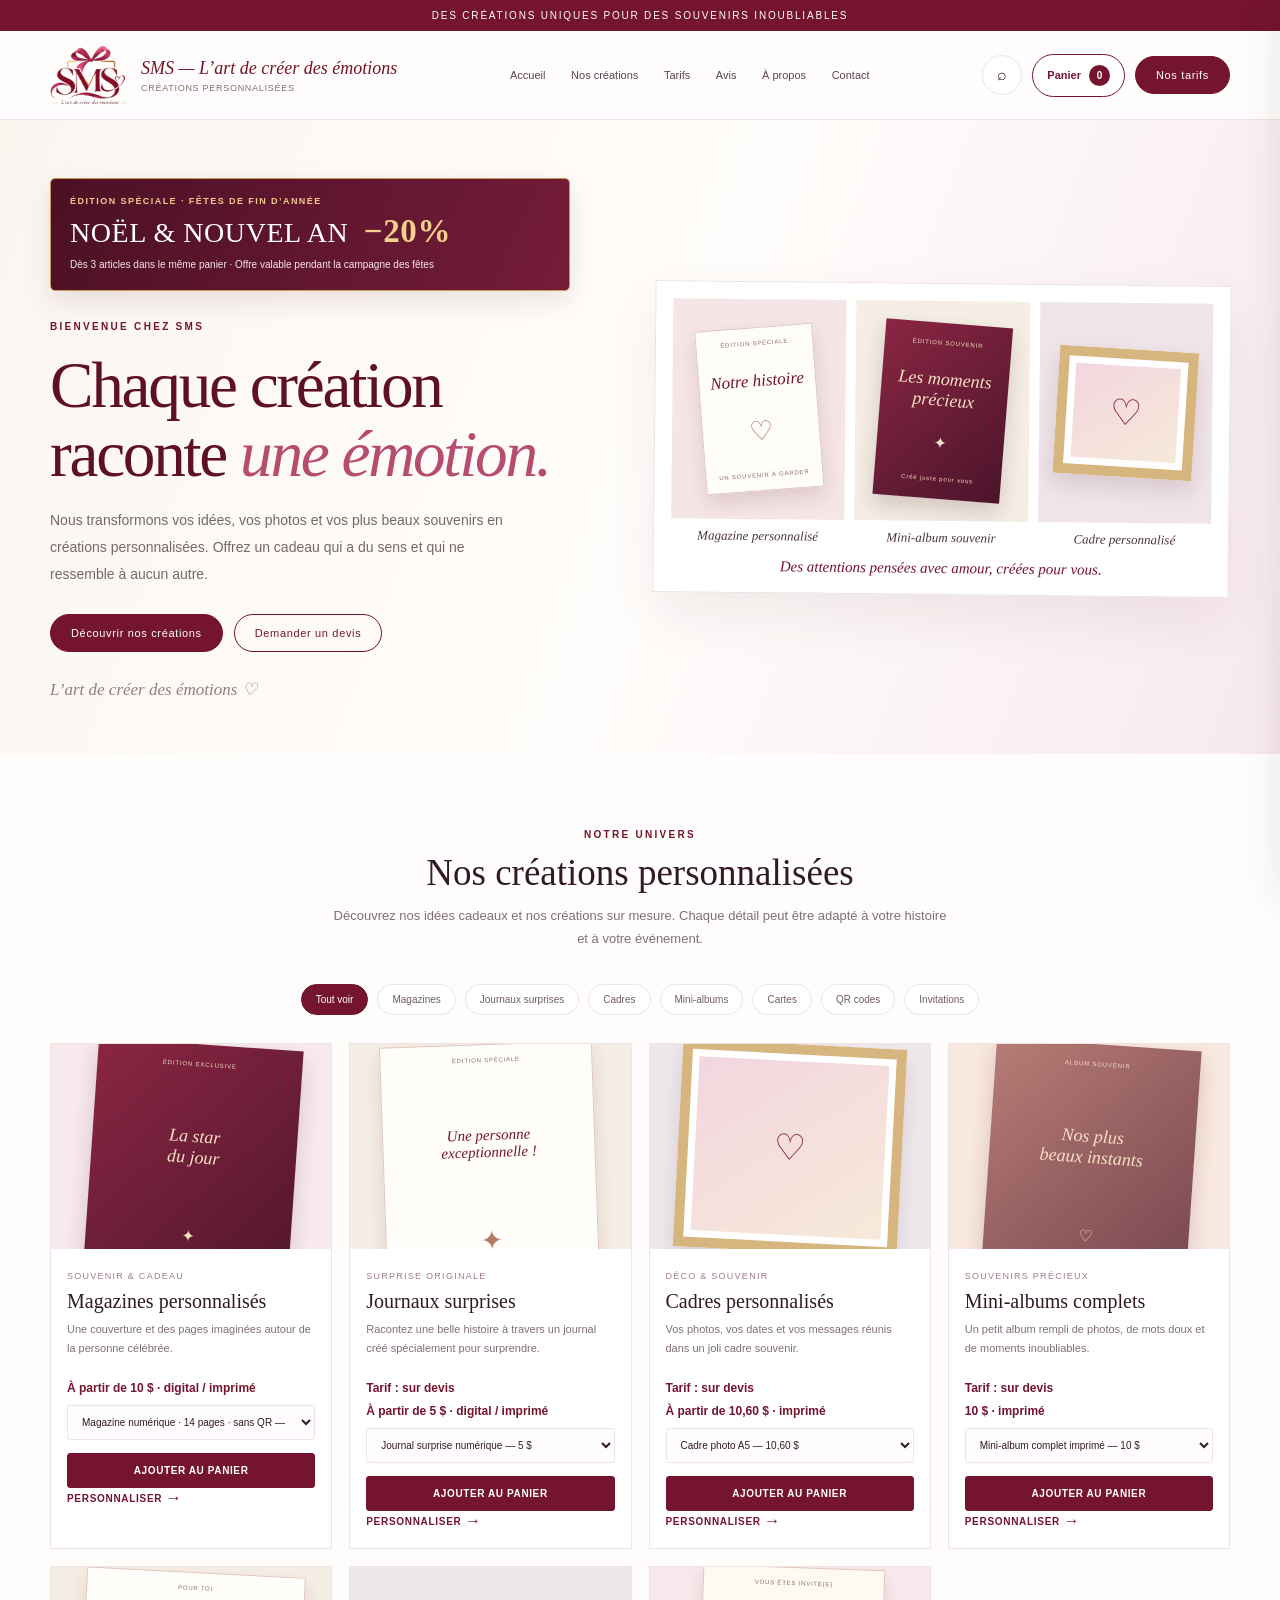
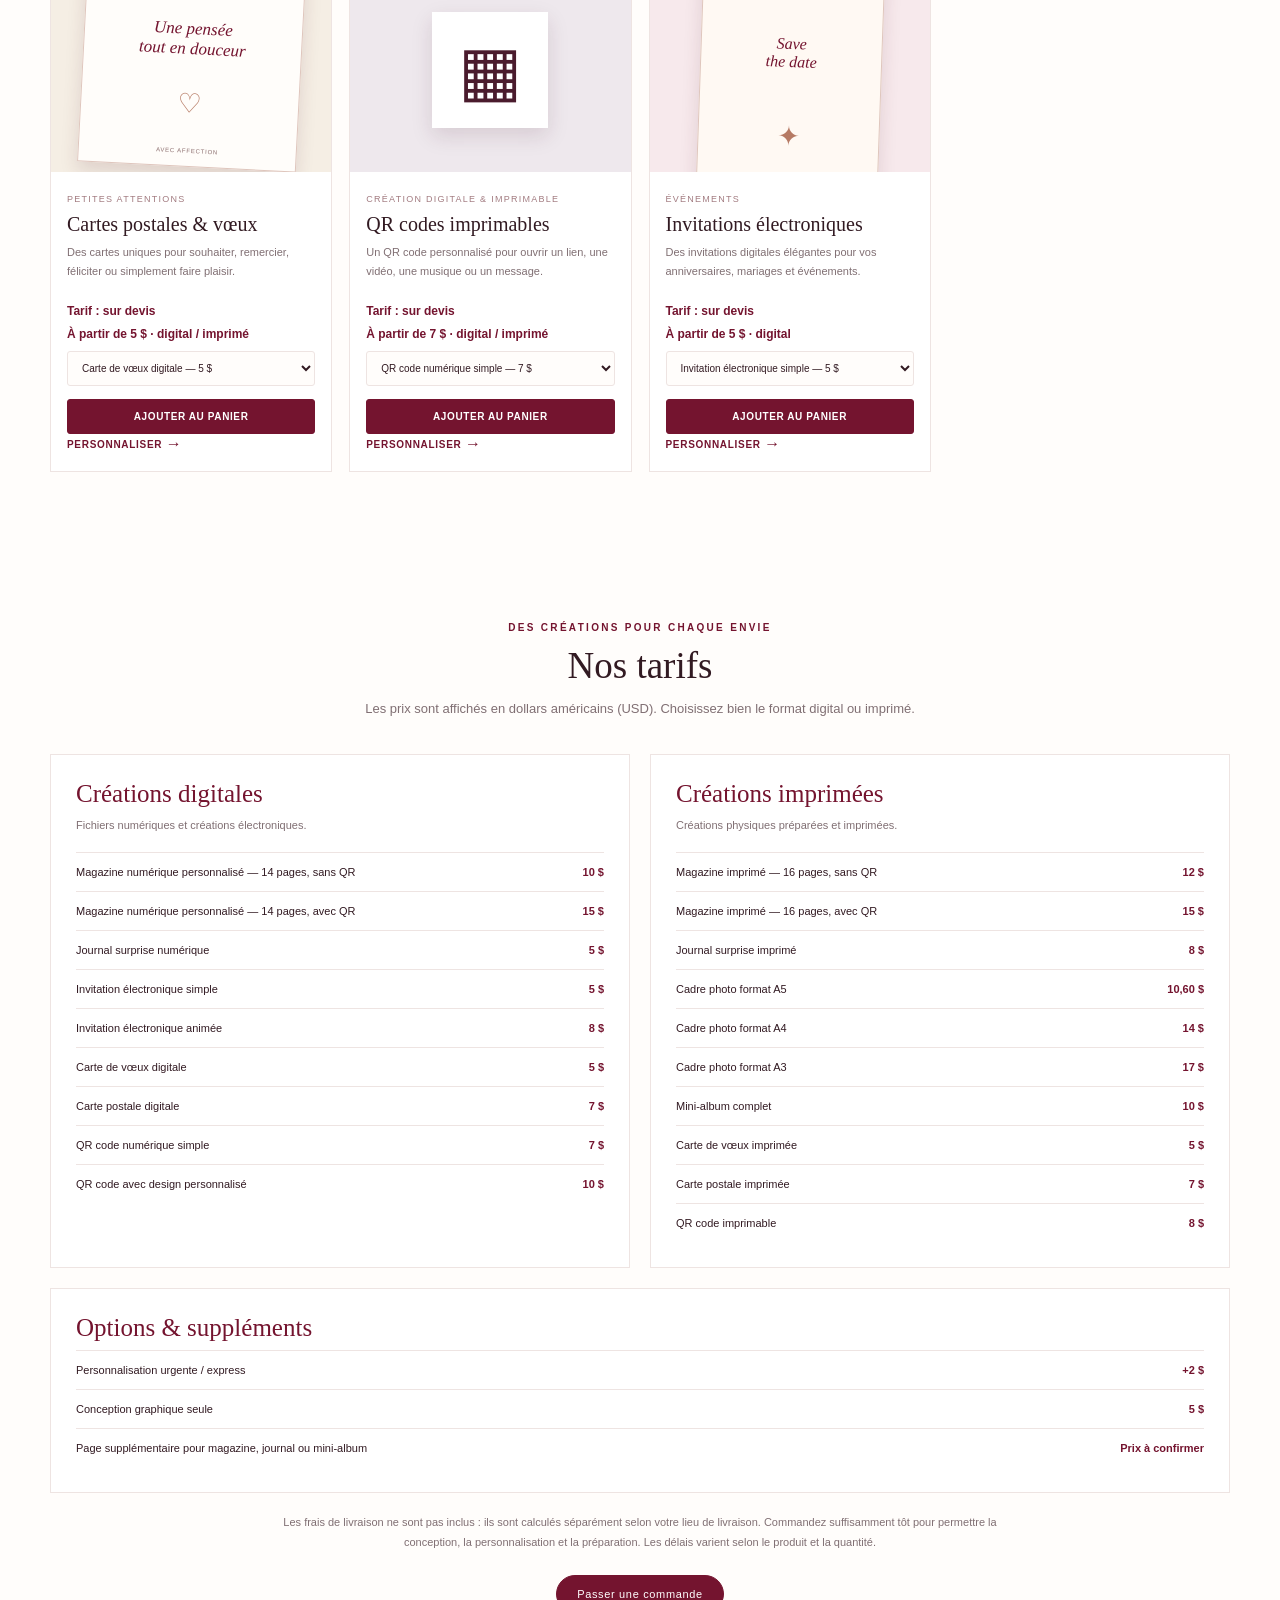
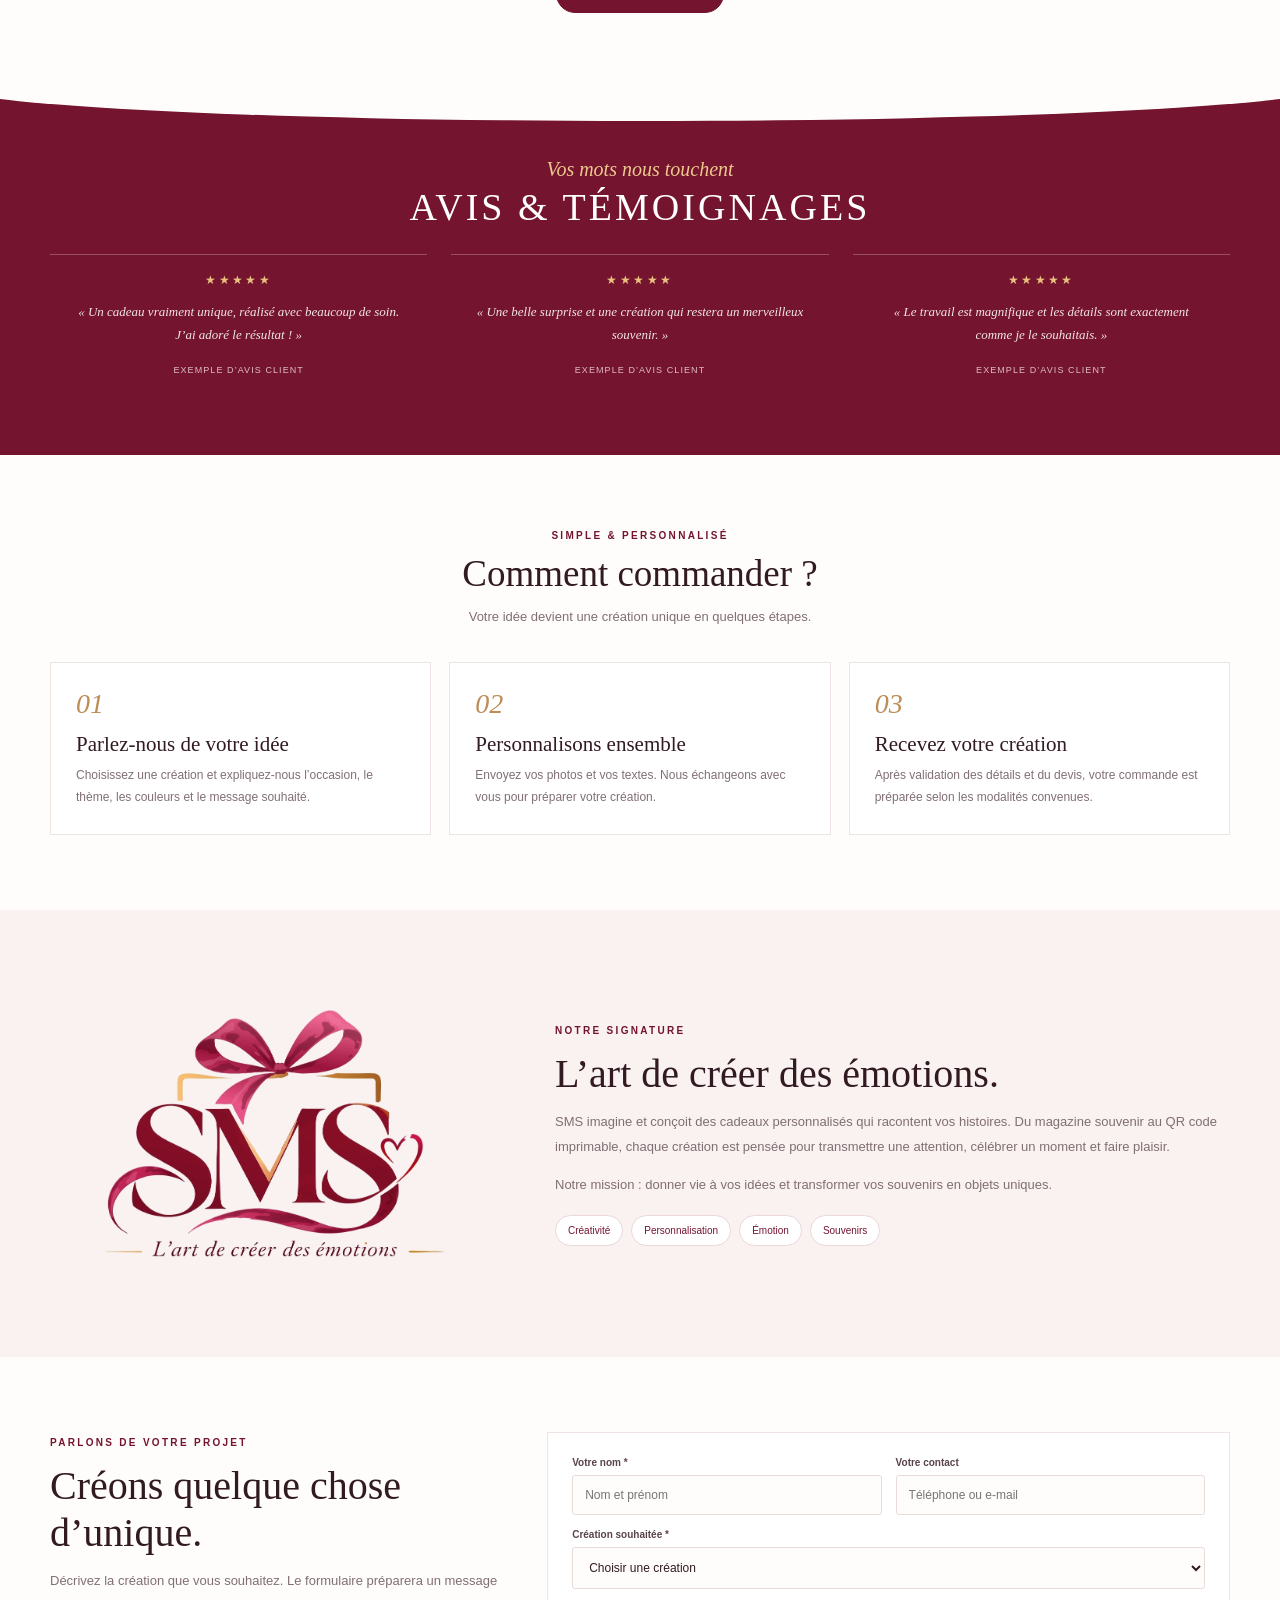
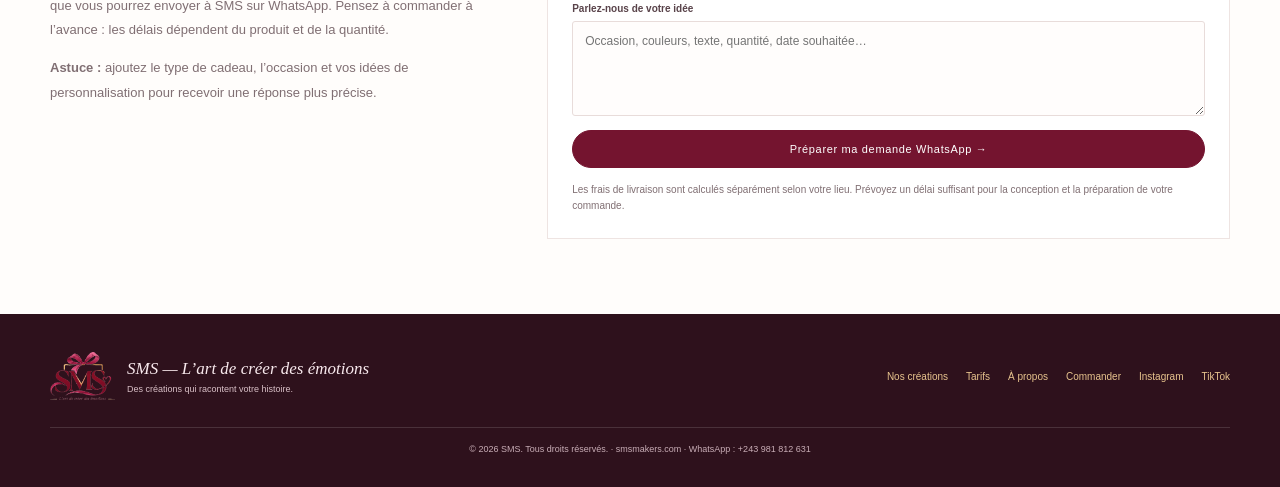
<file: sauvegarde_sms.html>
<!DOCTYPE html>
<html lang="fr">
<head>
<meta charset="UTF-8">
<meta name="viewport" content="width=device-width, initial-scale=1.0">
<link rel="canonical" href="https://smsmakers.com/">
<meta name="description" content="SMS — L’art de créer des émotions. Magazines, journaux surprises, cadres, mini-albums, cartes, QR codes et invitations personnalisés.">
<title>SMS — L’art de créer des émotions</title>
<style>
:root {
  --site-primary: #74142f;
  --site-secondary: #d7a65e;
  --site-background: #fffdfb;
  --site-on-primary: #ffffff;
  --site-on-secondary: #32111d;
  --site-on-background: #321a22;
  --site-font-body: Arial, Helvetica, sans-serif;
  --site-font-heading: Georgia, 'Times New Roman', serif;
  --site-heading-scale: 1;
  --site-spacing-scale: 1;
  --site-radius-scale: 1;
  --site-decoration-opacity: 1;
  --ink: #321a22;
  --muted: #806f73;
  --line: #eee4e2;
  --blush: #f8edef;
  --cream: #f8f2eb;
}
* { box-sizing: border-box; }
html { scroll-behavior: smooth; scroll-padding-top: 110px; }
body { margin: 0; font-family: var(--site-font-body); background: var(--site-background); color: var(--ink); }
#app { min-height: 100vh; width: 100%; background-color: light-dark(var(--site-background), #20171a); color: light-dark(var(--site-on-background), #fff2f3); border-radius: 0; overflow: clip; }
a { color: inherit; text-decoration: none; }
button, input, textarea, select { font: inherit; }
.wrap { width: min(1180px, calc(100% - 48px)); margin-inline: auto; }
.announcement { padding: 10px 16px; background: var(--site-primary); color: white; text-align: center; font-size: 10px; letter-spacing: .18em; text-transform: uppercase; }
header { position: sticky; top: 0; z-index: 20; background: color-mix(in srgb, var(--site-background) 95%, transparent); backdrop-filter: blur(14px); border-bottom: 1px solid var(--line); }
.nav { min-height: 88px; display: grid; grid-template-columns: auto 1fr auto; align-items: center; gap: 28px; }
.brand { display: flex; align-items: center; gap: 11px; min-width: 190px; }
.brand img { width: 80px; height: 70px; object-fit: contain; }
.brand-copy { display: grid; gap: 4px; }
.brand-copy strong { font: italic 18px var(--site-font-heading); color: var(--site-primary); }
.brand-copy small { color: var(--muted); font-size: 9px; letter-spacing: .08em; }
.nav-links { display: flex; justify-content: center; align-items: center; gap: clamp(12px, 2vw, 27px); }
.nav-links a { font-size: 11px; color: #5c454c; transition: color .2s; white-space: nowrap; }
.nav-links a:hover { color: var(--site-primary); }
.nav-actions { display: flex; align-items: center; gap: 10px; }
.search-toggle, .menu-toggle { width: 40px; height: 40px; display: grid; place-items: center; border: 1px solid var(--line); background: white; color: var(--ink); border-radius: 50%; cursor: pointer; }
.menu-toggle { display: none; }
.pill { display: inline-flex; align-items: center; justify-content: center; border: 1px solid var(--site-primary); border-radius: 99px; padding: 12px 20px; background: var(--site-primary); color: white; font-size: 11px; letter-spacing: .06em; cursor: pointer; transition: .2s; }
.pill:hover { transform: translateY(-2px); box-shadow: 0 9px 20px #74142f22; }
.search-panel { display: none; padding: 0 0 18px; }
.search-panel.open { display: block; }
.search-box { display: flex; align-items: center; gap: 12px; max-width: 580px; margin: auto; padding: 12px 17px; border: 1px solid var(--line); border-radius: 99px; background: white; }
.search-box input { width: 100%; border: 0; outline: 0; color: var(--ink); background: transparent; font-size: 13px; }
.hero { padding: 58px 0 54px; background: linear-gradient(110deg, #fbf5f0 0%, #fffdfb 53%, #f7e9ed 100%); }
.hero-grid { display: grid; grid-template-columns: 1fr 1.04fr; align-items: center; gap: 50px; }
.kicker { color: var(--site-primary); font-size: 10px; letter-spacing: .23em; text-transform: uppercase; font-weight: 700; }
.hero h1 { margin: 17px 0 18px; color: #5e1028; font: normal clamp(42px, 5.1vw, 68px)/1.06 var(--site-font-heading); letter-spacing: -.035em; }
.hero h1 em { color: #b64d70; font-weight: normal; }
.hero p { max-width: 470px; color: #78676b; font-size: 14px; line-height: 1.9; }
.hero-buttons { display: flex; flex-wrap: wrap; gap: 11px; margin-top: 27px; }
.pill.secondary { background: transparent; color: var(--site-primary); }
.hero-signature { margin-top: 27px; color: #977d80; font: italic 17px var(--site-font-heading); }
.hero-gallery { position: relative; padding: 17px; background: #fff; border: 1px solid #eee2df; box-shadow: 0 22px 55px #4d1b2a13; transform: rotate(.6deg); }
.gallery-grid { display: grid; grid-template-columns: repeat(3, 1fr); gap: 10px; }
.gallery-tile { min-width: 0; }
.gallery-tile .art { height: clamp(130px, 18vw, 220px); display: grid; place-items: center; overflow: hidden; background: #f5e5e6; }
.gallery-tile:nth-child(2) .art { background: #f4eee4; }
.gallery-tile:nth-child(3) .art { background: #eee4e9; }
.gallery-tile p { margin: 9px 0 0; color: #4c353c; text-align: center; font: italic 13px var(--site-font-heading); }
.art-card { width: 68%; aspect-ratio: .72; padding: 12px 8px; display: flex; flex-direction: column; align-items: center; justify-content: space-between; background: #fffdfa; border: 1px solid #dfc6bd; box-shadow: 0 9px 18px #52212c22; transform: rotate(-5deg); text-align: center; }
.art-card b { color: var(--site-primary); font: italic 17px var(--site-font-heading); }
.art-card span { color: #b67a64; font-size: 27px; }
.art-card small { color: #8a6c6c; font-size: 6px; letter-spacing: .13em; text-transform: uppercase; }
.art-book { width: 73%; aspect-ratio: .72; background: linear-gradient(135deg, #8a2643, #4b142b); color: #f7dfc2; padding: 17px 9px; display: flex; flex-direction: column; justify-content: space-between; text-align: center; transform: rotate(4deg); box-shadow: 0 10px 20px #52212c30; }
.art-book b { font: italic 18px var(--site-font-heading); }
.art-book small { font-size: 6px; letter-spacing: .14em; }
.art-frame { width: 80%; aspect-ratio: 1.08; border: 10px solid #d7b57f; background: #fff; padding: 7px; transform: rotate(3deg); box-shadow: 0 10px 20px #52212c22; }
.art-frame div { height: 100%; display: grid; place-items: center; background: linear-gradient(145deg,#f2d6df,#f7e9d9); color: #8e2548; font-size: 36px; }
.hero-caption { padding: 14px 0 0; text-align: center; color: var(--site-primary); font: italic 15px var(--site-font-heading); }
.section { padding: 75px 0; }
.section-heading { max-width: 620px; margin: 0 auto 34px; text-align: center; }
.section-heading .kicker { display: block; }
.section-heading h2 { margin: 12px 0 9px; color: var(--ink); font: normal calc(37px * var(--site-heading-scale))/1.15 var(--site-font-heading); }
.section-heading p { margin: 0; color: var(--muted); font-size: 13px; line-height: 1.8; }
.category-nav { display: flex; justify-content: center; flex-wrap: wrap; gap: 9px; margin: 0 auto 28px; }
.category-nav button { border: 1px solid var(--line); background: white; color: #725d62; border-radius: 99px; padding: 9px 14px; font-size: 10px; cursor: pointer; }
.category-nav button.active, .category-nav button:hover { background: var(--site-primary); color: white; border-color: var(--site-primary); }
.product-grid { display: grid; grid-template-columns: repeat(4, 1fr); gap: 17px; }
.product-card { overflow: hidden; background: white; border: 1px solid var(--line); transition: transform .22s, box-shadow .22s; }
.product-card:hover { transform: translateY(-5px); box-shadow: 0 15px 32px #46182712; }
.product-card[hidden] { display: none; }
.product-art { height: 205px; display: grid; place-items: center; overflow: hidden; background: #f7e9ec; }
.product-card:nth-child(3n+2) .product-art { background: #f5eee4; }
.product-card:nth-child(3n) .product-art { background: #eee8ed; }
.product-card:nth-child(4n) .product-art { background: #f8e8df; }
.product-info { padding: 16px 16px 18px; }
.product-info .type { color: #a27b80; font-size: 9px; letter-spacing: .14em; text-transform: uppercase; }
.product-info h3 { margin: 7px 0; color: var(--ink); font: normal 20px var(--site-font-heading); }
.product-info p { min-height: 48px; margin: 0 0 13px; color: var(--muted); font-size: 11px; line-height: 1.7; }
.text-link { color: var(--site-primary); font-size: 10px; font-weight: 700; letter-spacing: .07em; }
.text-link span { font-size: 16px; vertical-align: -1px; }
.no-results { display: none; padding: 25px; text-align: center; color: var(--muted); font-size: 13px; }
.no-results.show { display: block; }
.review-band { position: relative; overflow: hidden; padding: 55px 0 60px; background: var(--site-primary); color: white; }
.review-band:before { content: ''; position: absolute; left: -5%; right: -5%; top: -42px; height: 75px; border-radius: 50%; background: var(--site-background); }
.review-head { text-align: center; padding-top: 15px; }
.review-head span { color: #edc88e; font: italic 20px var(--site-font-heading); }
.review-head h2 { margin: 4px 0 25px; color: white; font: normal 38px var(--site-font-heading); letter-spacing: .08em; }
.review-grid { display: grid; grid-template-columns: repeat(3, 1fr); gap: 24px; }
.review { padding: 18px 22px; border-top: 1px solid #ffffff40; text-align: center; }
.stars { color: #e9c17f; letter-spacing: .2em; font-size: 12px; }
.review p { color: #f2e5e8; font: italic 13px/1.8 var(--site-font-heading); }
.review small { color: #dfbdc7; font-size: 9px; letter-spacing: .12em; text-transform: uppercase; }
.process { display: grid; grid-template-columns: repeat(3, 1fr); gap: 18px; }
.process-card { padding: 25px; border: 1px solid var(--line); background: white; }
.process-number { color: #bd8c57; font: italic 28px var(--site-font-heading); }
.process-card h3 { margin: 12px 0 8px; color: var(--ink); font: normal 21px var(--site-font-heading); }
.process-card p { margin: 0; color: var(--muted); font-size: 12px; line-height: 1.8; }
.about { background: #faf1f1; }
.about-grid { display: grid; grid-template-columns: .8fr 1.2fr; gap: 55px; align-items: center; }
.about-logo { display: grid; place-items: center; padding: 25px; background: transparent; }
.about-logo img { width: min(100%, 340px); height: auto; }
.about-copy h2 { margin: 12px 0; color: var(--ink); font: normal 40px var(--site-font-heading); }
.about-copy p { color: var(--muted); font-size: 13px; line-height: 1.9; }
.tags { display: flex; flex-wrap: wrap; gap: 8px; margin-top: 18px; }
.tags span { padding: 9px 12px; border: 1px solid #ead8da; border-radius: 99px; color: var(--site-primary); background: #fff; font-size: 10px; }
.contact-grid { display: grid; grid-template-columns: .8fr 1.2fr; gap: 42px; align-items: start; }
.contact-copy h2 { margin: 12px 0; color: var(--ink); font: normal 40px var(--site-font-heading); }
.contact-copy p { color: var(--muted); font-size: 13px; line-height: 1.9; }
.contact-form { display: grid; grid-template-columns: 1fr 1fr; gap: 14px; padding: 24px; background: white; border: 1px solid var(--line); }
.field { display: flex; flex-direction: column; gap: 7px; }
.field.full { grid-column: 1/-1; }
.field label { color: #59434a; font-size: 10px; font-weight: 700; }
.field input, .field select, .field textarea { width: 100%; padding: 12px; border: 1px solid #e8dcda; border-radius: 3px; background: #fffdfc; color: var(--ink); outline: none; font-size: 12px; }
.field input:focus, .field select:focus, .field textarea:focus { border-color: var(--site-primary); }
.field textarea { min-height: 95px; resize: vertical; }
.contact-form button { grid-column: 1/-1; }
.form-note { grid-column: 1/-1; margin: 0; color: var(--muted); font-size: 10px; line-height: 1.6; }
footer { padding: 33px 0; background: #2e111c; color: #f8e9ed; }
.footer-inner { display: flex; align-items: center; justify-content: space-between; gap: 25px; }
.footer-brand { display: flex; align-items: center; gap: 12px; }
.footer-brand img { width: 65px; height: 58px; object-fit: contain; }
.footer-brand strong { font: italic 17px var(--site-font-heading); }
.footer-brand small { display: block; margin-top: 5px; color: #d9c0c7; font-size: 9px; }
.footer-links { display: flex; flex-wrap: wrap; gap: 18px; color: #e8c48e; font-size: 10px; }
.copyright { margin-top: 22px; padding-top: 16px; border-top: 1px solid #ffffff22; color: #c9aeb7; font-size: 9px; text-align: center; }
@media (max-width: 980px) {
  .nav { grid-template-columns: auto 1fr auto; gap: 12px; }
  .brand-copy { display: none; }
  .nav-links { gap: 13px; }
  .nav-links a { font-size: 10px; }
  .product-grid { grid-template-columns: repeat(3, 1fr); }
  .hero-grid { gap: 28px; }
}
@media (max-width: 700px) {
  .wrap { width: min(100% - 30px, 540px); }
  .announcement { font-size: 8px; letter-spacing: .12em; }
  .nav { min-height: 72px; grid-template-columns: auto 1fr auto; }
  .brand img { width: 65px; height: 58px; }
  .brand-copy { display: grid; }
  .brand-copy strong { font-size: 15px; }
  .brand-copy small { font-size: 8px; }
  .menu-toggle { display: grid; }
  .nav-links { display: none; position: absolute; top: 72px; left: 0; right: 0; padding: 18px 22px 22px; background: var(--site-background); border-bottom: 1px solid var(--line); flex-direction: column; align-items: stretch; gap: 0; }
  .nav-links.open { display: flex; }
  .nav-links a { padding: 12px 0; border-bottom: 1px solid var(--line); font-size: 12px; }
  .nav-actions > .pill { display: none; }
  .hero { padding: 42px 0; }
  .hero-grid { grid-template-columns: 1fr; gap: 28px; }
  .hero h1 { font-size: 47px; }
  .hero p { font-size: 13px; }
  .hero-gallery { max-width: 480px; margin: 0 auto; }
  .gallery-tile .art { height: 145px; }
  .section { padding: 57px 0; }
  .section-heading h2 { font-size: 32px; }
  .product-grid { grid-template-columns: repeat(2, minmax(0, 1fr)); gap: 11px; }
  .product-art { height: 155px; }
  .product-info { padding: 13px; }
  .product-info h3 { font-size: 17px; }
  .product-info p { min-height: 62px; font-size: 10px; }
  .review-grid, .process { grid-template-columns: 1fr; gap: 10px; }
  .review { padding: 14px 18px; }
  .about-grid, .contact-grid { grid-template-columns: 1fr; gap: 24px; }
  .about-logo { max-width: 280px; margin: auto; }
  .contact-form { grid-template-columns: 1fr; padding: 18px; }
  .field.full { grid-column: auto; }
  .footer-inner { align-items: flex-start; flex-direction: column; }
}
@media (max-width: 380px) {
  .brand-copy strong { font-size: 13px; }
  .search-toggle, .menu-toggle { width: 36px; height: 36px; }
  .product-grid { grid-template-columns: 1fr; }
  .product-art { height: 190px; }
  .gallery-tile .art { height: 115px; }
}

/* ===== PANIER, TARIFS ET RÉSEAUX SOCIAUX ===== */
.cart-toggle {
  display: inline-flex; align-items: center; gap: 8px; border: 1px solid var(--site-primary);
  border-radius: 99px; padding: 10px 14px; background: #fff; color: var(--site-primary);
  font-size: 11px; font-weight: 700; cursor: pointer;
}
.cart-toggle span { display: grid; place-items: center; width: 21px; height: 21px; border-radius: 50%; background: var(--site-primary); color: white; font-size: 10px; }
.add-cart {
  display: inline-flex; align-items: center; justify-content: center; width: 100%; margin-top: 13px;
  padding: 11px 12px; border: 1px solid var(--site-primary); border-radius: 3px;
  background: var(--site-primary); color: white; font-size: 10px; font-weight: 700; letter-spacing: .06em; cursor: pointer;
}
.add-cart:hover { background: #541027; }
.product-variant{width:100%;margin-top:10px;padding:10px;border:1px solid var(--line);background:#fffdfb;color:var(--ink);font-size:10px;border-radius:3px;}
.product-price { margin-top: 9px; color: var(--site-primary); font-size: 12px; font-weight: 700; }
.price-note { margin: 20px auto 0; max-width: 760px; text-align: center; color: var(--muted); font-size: 11px; line-height: 1.8; }
.price-grid { display: grid; grid-template-columns: repeat(2, minmax(0,1fr)); gap: 20px; }
.price-panel { padding: 25px; border: 1px solid var(--line); background: white; }
.price-panel h3 { margin: 0 0 8px; color: var(--site-primary); font: normal 25px var(--site-font-heading); }
.price-panel > p { margin: 0 0 17px; color: var(--muted); font-size: 11px; line-height: 1.7; }
.price-row { display: flex; align-items: center; justify-content: space-between; gap: 12px; padding: 13px 0; border-top: 1px solid var(--line); font-size: 11px; }
.price-row strong { color: var(--site-primary); text-align: right; white-space: nowrap; }
.price-tag { display: inline-block; margin-left: 5px; padding: 4px 7px; border-radius: 99px; background: #f8edef; color: #74142f; font-size: 8px; text-transform: uppercase; letter-spacing: .06em; }
.social-strip { display: flex; flex-wrap: wrap; gap: 10px; margin-top: 20px; }
.social-link { display: inline-flex; align-items: center; justify-content: center; gap: 8px; padding: 12px 16px; border: 1px solid #ffffff55; border-radius: 99px; color: white; font-size: 11px; }
.social-link:hover { background: #ffffff18; }
.cart-overlay { position: fixed; inset: 0; z-index: 80; background: #1b0b12a8; opacity: 0; visibility: hidden; transition: .2s; }
.cart-overlay.open { opacity: 1; visibility: visible; }
.cart-drawer { position: fixed; z-index: 81; top: 0; right: 0; width: min(440px, 100%); height: 100dvh; padding: 24px; overflow-y: auto; background: #fffdfb; color: #321a22; transform: translateX(105%); transition: transform .25s ease; box-shadow: -15px 0 45px #1b0b1220; }
.cart-drawer.open { transform: translateX(0); }
.cart-head { display: flex; align-items: center; justify-content: space-between; gap: 12px; padding-bottom: 16px; border-bottom: 1px solid var(--line); }
.cart-head h2 { margin: 0; font: normal 27px var(--site-font-heading); color: var(--site-primary); }
.cart-close { width: 38px; height: 38px; border: 1px solid var(--line); border-radius: 50%; background: white; font-size: 20px; cursor: pointer; }
.cart-empty { padding: 34px 8px; text-align: center; color: var(--muted); font-size: 13px; line-height: 1.8; }
.cart-item { display: grid; grid-template-columns: 1fr auto; gap: 10px; padding: 16px 0; border-bottom: 1px solid var(--line); }
.cart-item strong { display: block; font: normal 17px var(--site-font-heading); }
.cart-item small { display: block; margin-top: 5px; color: var(--muted); font-size: 10px; }
.cart-controls { display: flex; align-items: center; gap: 7px; margin-top: 10px; }
.cart-controls button { width: 27px; height: 27px; border: 1px solid var(--line); background: white; cursor: pointer; }
.cart-remove { border: 0 !important; color: #a32d4b; background: transparent !important; font-size: 10px; }
.cart-item-price { color: var(--site-primary); font-size: 11px; font-weight: 700; text-align: right; }
.cart-summary { margin-top: 20px; padding-top: 15px; border-top: 1px solid var(--line); }
.cart-summary p { color: var(--muted); font-size: 11px; line-height: 1.7; }
.cart-summary .pill { width: 100%; margin-top: 8px; }
.cart-social { display: grid; grid-template-columns: 1fr 1fr; gap: 8px; margin-top: 10px; }
.cart-social a { padding: 11px 8px; border: 1px solid var(--line); text-align: center; color: var(--site-primary); font-size: 10px; border-radius: 99px; }
.cart-social a:hover { background: #f8edef; }
@media (max-width: 700px) {
  .nav-actions { gap: 6px; }
  .cart-toggle { padding: 8px 10px; font-size: 10px; }
  .nav-actions > .pill { display: none; }
  .price-grid { grid-template-columns: 1fr; }
}


/* Campagne saisonnière Noël & Nouvel An */
.holiday-promo{display:flex;flex-direction:column;gap:7px;max-width:520px;margin:0 0 25px;padding:17px 19px;border:1px solid #c79a57;border-radius:5px;background:linear-gradient(115deg,#4b1024,#751c38);color:#fff;box-shadow:0 10px 26px #4b10241c}
.holiday-eyebrow{font-size:9px;letter-spacing:.16em;color:#f1c98c;font-weight:700}
.holiday-promo strong{font-family:var(--site-font-heading,Georgia,serif);font-size:clamp(20px,3vw,28px);font-weight:400;letter-spacing:.02em}
.holiday-promo strong b{display:inline-block;margin-left:8px;color:#f5cf8e;font-family:inherit;font-size:1.18em}
.holiday-promo>span:last-child{font-size:10px;line-height:1.6;color:#f7e8e9}
.promo-status{margin:12px 0;padding:13px;border:1px solid #d4b078;background:#fff8eb;color:#603b20;font-size:11px;line-height:1.65}
.promo-status strong{display:block;color:#6d1732;font-size:13px;margin-bottom:3px}
.cart-toggle{display:inline-flex;align-items:center;gap:8px;border:1px solid var(--site-primary);border-radius:99px;padding:10px 14px;background:#fff;color:var(--site-primary);font-size:11px;font-weight:700;cursor:pointer}
.cart-toggle span{display:grid;place-items:center;width:21px;height:21px;border-radius:50%;background:var(--site-primary);color:#fff;font-size:10px}
@media(max-width:700px){.nav-actions{gap:6px}.cart-toggle{padding:8px 10px;font-size:10px}.holiday-promo{margin-bottom:20px}}

</style>
</head>
<body>
<div id="app">
  <div class="announcement">Des créations uniques pour des souvenirs inoubliables</div>
  <header>
    <div class="wrap nav">
      <a class="brand" href="#accueil" aria-label="SMS accueil">
        <img src="[data-uri]" alt="Logo SMS sans arrière-plan">
        <span class="brand-copy"><strong>SMS — L’art de créer des émotions</strong><small>CRÉATIONS PERSONNALISÉES</small></span>
      </a>
      <nav class="nav-links" id="navLinks" aria-label="Navigation principale">
        <a href="#accueil">Accueil</a><a href="#creations">Nos créations</a><a href="#tarifs">Tarifs</a><a href="#avis">Avis</a><a href="#apropos">À propos</a><a href="#contact">Contact</a>
      </nav>
      <div class="nav-actions">
        <button class="search-toggle" id="searchToggle" aria-label="Ouvrir la recherche" title="Rechercher">⌕</button>
        <button class="cart-toggle" id="cartToggle" aria-label="Ouvrir le panier">Panier <span id="cartCount">0</span></button>
        <a class="pill" href="#tarifs">Nos tarifs</a>
        <button class="menu-toggle" id="menuToggle" aria-label="Ouvrir le menu" aria-expanded="false">☰</button>
      </div>
    </div>
    <div class="search-panel" id="searchPanel">
      <div class="wrap"><label class="search-box"><span>⌕</span><input id="siteSearch" type="search" placeholder="Rechercher un magazine, un cadre, un album…" aria-label="Rechercher une création"></label></div>
    </div>
  </header>

  <main>
    <section class="hero" id="accueil">
      <div class="wrap hero-grid">
        <div>
          <div class="holiday-promo" role="note"><span class="holiday-eyebrow">ÉDITION SPÉCIALE · FÊTES DE FIN D’ANNÉE</span><strong>NOËL & NOUVEL AN <b>−20%</b></strong><span>Dès 3 articles dans le même panier · Offre valable pendant la campagne des fêtes</span></div>
          <span class="kicker">Bienvenue chez SMS</span>
          <h1>Chaque création<br>raconte <em>une émotion.</em></h1>
          <p>Nous transformons vos idées, vos photos et vos plus beaux souvenirs en créations personnalisées. Offrez un cadeau qui a du sens et qui ne ressemble à aucun autre.</p>
          <div class="hero-buttons"><a class="pill" href="#creations">Découvrir nos créations</a><a class="pill secondary" href="#contact">Demander un devis</a></div>
          <div class="hero-signature">L’art de créer des émotions ♡</div>
        </div>
        <div class="hero-gallery" aria-label="Exemples de créations personnalisées">
          <div class="gallery-grid">
            <div class="gallery-tile"><div class="art"><div class="art-card"><small>Édition spéciale</small><b>Notre histoire</b><span>♡</span><small>Un souvenir à garder</small></div></div><p>Magazine personnalisé</p></div>
            <div class="gallery-tile"><div class="art"><div class="art-book"><small>ÉDITION SOUVENIR</small><b>Les moments<br>précieux</b><span>✦</span><small>Créé juste pour vous</small></div></div><p>Mini-album souvenir</p></div>
            <div class="gallery-tile"><div class="art"><div class="art-frame"><div>♡</div></div></div><p>Cadre personnalisé</p></div>
          </div>
          <div class="hero-caption">Des attentions pensées avec amour, créées pour vous.</div>
        </div>
      </div>
    </section>

    <section class="section" id="creations">
      <div class="wrap">
        <div class="section-heading"><span class="kicker">Notre univers</span><h2>Nos créations personnalisées</h2><p>Découvrez nos idées cadeaux et nos créations sur mesure. Chaque détail peut être adapté à votre histoire et à votre événement.</p></div>
        <div class="category-nav" aria-label="Filtrer les créations">
          <button class="active" data-filter="all">Tout voir</button><button data-filter="magazines">Magazines</button><button data-filter="journaux">Journaux surprises</button><button data-filter="cadres">Cadres</button><button data-filter="albums">Mini-albums</button><button data-filter="cartes">Cartes</button><button data-filter="qr">QR codes</button><button data-filter="invitations">Invitations</button>
        </div>
        <div class="product-grid" id="productGrid">
          <article class="product-card" data-category="magazines" data-search="magazine personnalisé couverture anniversaire couple">
            <div class="product-art"><div class="art-book"><small>ÉDITION EXCLUSIVE</small><b>La star<br>du jour</b><span>✦</span><small>Un magazine à son image</small></div></div>
            <div class="product-info"><span class="type">Souvenir & cadeau</span><h3>Magazines personnalisés</h3><p>Une couverture et des pages imaginées autour de la personne célébrée.</p><div class="product-price">À partir de 10 $ · digital / imprimé</div><button class="add-cart" type="button" data-add-product="Magazine personnalisé">AJOUTER AU PANIER</button><a class="text-link order-link" href="#contact" data-product="Magazine personnalisé">PERSONNALISER <span>→</span></a></div>
          </article>
          <article class="product-card" data-category="journaux" data-search="journal surprise faux journal anniversaire histoire cadeau">
            <div class="product-art"><div class="art-card" style="width:76%;transform:rotate(-2deg)"><small>ÉDITION SPÉCIALE</small><b style="font-size:15px">Une personne<br>exceptionnelle !</b><span>✦</span><small>Les grandes nouvelles</small></div></div>
            <div class="product-info"><span class="type">Surprise originale</span><h3>Journaux surprises</h3><p>Racontez une belle histoire à travers un journal créé spécialement pour surprendre.</p><div class="product-price">Tarif : sur devis</div><div class="product-price">À partir de 5 $ · digital / imprimé</div><button class="add-cart" type="button" data-add-product="Journal surprise">AJOUTER AU PANIER</button><a class="text-link order-link" href="#contact" data-product="Journal surprise">PERSONNALISER <span>→</span></a></div>
          </article>
          <article class="product-card" data-category="cadres" data-search="cadre photo personnalisé cadeau photo décoration">
            <div class="product-art"><div class="art-frame"><div>♡</div></div></div>
            <div class="product-info"><span class="type">Déco & souvenir</span><h3>Cadres personnalisés</h3><p>Vos photos, vos dates et vos messages réunis dans un joli cadre souvenir.</p><div class="product-price">Tarif : sur devis</div><div class="product-price">À partir de 10,60 $ · imprimé</div><button class="add-cart" type="button" data-add-product="Cadre personnalisé">AJOUTER AU PANIER</button><a class="text-link order-link" href="#contact" data-product="Cadre personnalisé">PERSONNALISER <span>→</span></a></div>
          </article>
          <article class="product-card" data-category="albums" data-search="mini album photo complet album souvenir scrapbooking">
            <div class="product-art"><div class="art-book" style="background:linear-gradient(135deg,#b77c75,#70404b)"><small>ALBUM SOUVENIR</small><b>Nos plus<br>beaux instants</b><span>♡</span><small>À feuilleter encore</small></div></div>
            <div class="product-info"><span class="type">Souvenirs précieux</span><h3>Mini-albums complets</h3><p>Un petit album rempli de photos, de mots doux et de moments inoubliables.</p><div class="product-price">Tarif : sur devis</div><div class="product-price">10 $ · imprimé</div><button class="add-cart" type="button" data-add-product="Mini-album complet">AJOUTER AU PANIER</button><a class="text-link order-link" href="#contact" data-product="Mini-album complet">PERSONNALISER <span>→</span></a></div>
          </article>
          <article class="product-card" data-category="cartes" data-search="carte postale carte de voeux invitation papier">
            <div class="product-art"><div class="art-card" style="width:78%;aspect-ratio:1.12;transform:rotate(3deg)"><small>POUR TOI</small><b>Une pensée<br>tout en douceur</b><span>♡</span><small>Avec affection</small></div></div>
            <div class="product-info"><span class="type">Petites attentions</span><h3>Cartes postales & vœux</h3><p>Des cartes uniques pour souhaiter, remercier, féliciter ou simplement faire plaisir.</p><div class="product-price">Tarif : sur devis</div><div class="product-price">À partir de 5 $ · digital / imprimé</div><button class="add-cart" type="button" data-add-product="Carte postale ou carte de vœux">AJOUTER AU PANIER</button><a class="text-link order-link" href="#contact" data-product="Carte postale ou carte de vœux">PERSONNALISER <span>→</span></a></div>
          </article>
          <article class="product-card" data-category="qr" data-search="qr code imprimable personnalisé lien vidéo musique photo">
            <div class="product-art"><div style="width:116px;height:116px;background:white;border:10px solid white;box-shadow:0 8px 20px #421a2a22;display:grid;place-items:center;color:#4a1b2d;font-size:68px;line-height:1">▦</div></div>
            <div class="product-info"><span class="type">Création digitale & imprimable</span><h3>QR codes imprimables</h3><p>Un QR code personnalisé pour ouvrir un lien, une vidéo, une musique ou un message.</p><div class="product-price">Tarif : sur devis</div><div class="product-price">À partir de 7 $ · digital / imprimé</div><button class="add-cart" type="button" data-add-product="QR code imprimable">AJOUTER AU PANIER</button><a class="text-link order-link" href="#contact" data-product="QR code imprimable">PERSONNALISER <span>→</span></a></div>
          </article>
          <article class="product-card" data-category="invitations" data-search="invitation électronique digitale mariage anniversaire événement">
            <div class="product-art"><div class="art-card" style="width:65%;background:#fff9f3;transform:rotate(2deg)"><small>VOUS ÊTES INVITÉ(E)</small><b style="font-size:16px">Save<br>the date</b><span>✦</span><small>Une journée spéciale</small></div></div>
            <div class="product-info"><span class="type">Événements</span><h3>Invitations électroniques</h3><p>Des invitations digitales élégantes pour vos anniversaires, mariages et événements.</p><div class="product-price">Tarif : sur devis</div><div class="product-price">À partir de 5 $ · digital</div><button class="add-cart" type="button" data-add-product="Invitation électronique">AJOUTER AU PANIER</button><a class="text-link order-link" href="#contact" data-product="Invitation électronique">PERSONNALISER <span>→</span></a></div>
          </article>
        </div>
        <div class="no-results" id="noResults">Aucune création ne correspond à votre recherche. Essayez un autre mot.</div>
      </div>
    </section>


    <section class="section" id="tarifs">
      <div class="wrap">
        <div class="section-heading"><span class="kicker">Des créations pour chaque envie</span><h2>Nos tarifs</h2><p>Les prix sont affichés en dollars américains (USD). Choisissez bien le format digital ou imprimé.</p></div>
        <div class="price-grid">
          <div class="price-panel"><h3>Créations digitales</h3><p>Fichiers numériques et créations électroniques.</p>
            <div class="price-row"><span>Magazine numérique personnalisé — 14 pages, sans QR</span><strong>10 $</strong></div>
            <div class="price-row"><span>Magazine numérique personnalisé — 14 pages, avec QR</span><strong>15 $</strong></div>
            <div class="price-row"><span>Journal surprise numérique</span><strong>5 $</strong></div>
            <div class="price-row"><span>Invitation électronique simple</span><strong>5 $</strong></div>
            <div class="price-row"><span>Invitation électronique animée</span><strong>8 $</strong></div>
            <div class="price-row"><span>Carte de vœux digitale</span><strong>5 $</strong></div>
            <div class="price-row"><span>Carte postale digitale</span><strong>7 $</strong></div>
            <div class="price-row"><span>QR code numérique simple</span><strong>7 $</strong></div>
            <div class="price-row"><span>QR code avec design personnalisé</span><strong>10 $</strong></div>
          </div>
          <div class="price-panel"><h3>Créations imprimées</h3><p>Créations physiques préparées et imprimées.</p>
            <div class="price-row"><span>Magazine imprimé — 16 pages, sans QR</span><strong>12 $</strong></div>
            <div class="price-row"><span>Magazine imprimé — 16 pages, avec QR</span><strong>15 $</strong></div>
            <div class="price-row"><span>Journal surprise imprimé</span><strong>8 $</strong></div>
            <div class="price-row"><span>Cadre photo format A5</span><strong>10,60 $</strong></div>
            <div class="price-row"><span>Cadre photo format A4</span><strong>14 $</strong></div>
            <div class="price-row"><span>Cadre photo format A3</span><strong>17 $</strong></div>
            <div class="price-row"><span>Mini-album complet</span><strong>10 $</strong></div>
            <div class="price-row"><span>Carte de vœux imprimée</span><strong>5 $</strong></div>
            <div class="price-row"><span>Carte postale imprimée</span><strong>7 $</strong></div>
            <div class="price-row"><span>QR code imprimable</span><strong>8 $</strong></div>
          </div>
        </div>
        <div class="price-panel" style="margin-top:20px"><h3>Options & suppléments</h3>
          <div class="price-row"><span>Personnalisation urgente / express</span><strong>+2 $</strong></div>
          <div class="price-row"><span>Conception graphique seule</span><strong>5 $</strong></div>
          <div class="price-row"><span>Page supplémentaire pour magazine, journal ou mini-album</span><strong>Prix à confirmer</strong></div>
        </div>
        <p class="price-note">Les frais de livraison ne sont pas inclus : ils sont calculés séparément selon votre lieu de livraison. Commandez suffisamment tôt pour permettre la conception, la personnalisation et la préparation. Les délais varient selon le produit et la quantité.</p>
        <div style="text-align:center;margin-top:22px"><a class="pill" href="#contact">Passer une commande</a></div>
      </div>
    </section>

    <section class="review-band" id="avis">
      <div class="wrap">
        <div class="review-head"><span>Vos mots nous touchent</span><h2>AVIS & TÉMOIGNAGES</h2></div>
        <div class="review-grid">
          <article class="review"><div class="stars">★★★★★</div><p>« Un cadeau vraiment unique, réalisé avec beaucoup de soin. J’ai adoré le résultat ! »</p><small>Exemple d’avis client</small></article>
          <article class="review"><div class="stars">★★★★★</div><p>« Une belle surprise et une création qui restera un merveilleux souvenir. »</p><small>Exemple d’avis client</small></article>
          <article class="review"><div class="stars">★★★★★</div><p>« Le travail est magnifique et les détails sont exactement comme je le souhaitais. »</p><small>Exemple d’avis client</small></article>
        </div>
      </div>
    </section>

    <section class="section">
      <div class="wrap">
        <div class="section-heading"><span class="kicker">Simple & personnalisé</span><h2>Comment commander ?</h2><p>Votre idée devient une création unique en quelques étapes.</p></div>
        <div class="process">
          <article class="process-card"><span class="process-number">01</span><h3>Parlez-nous de votre idée</h3><p>Choisissez une création et expliquez-nous l’occasion, le thème, les couleurs et le message souhaité.</p></article>
          <article class="process-card"><span class="process-number">02</span><h3>Personnalisons ensemble</h3><p>Envoyez vos photos et vos textes. Nous échangeons avec vous pour préparer votre création.</p></article>
          <article class="process-card"><span class="process-number">03</span><h3>Recevez votre création</h3><p>Après validation des détails et du devis, votre commande est préparée selon les modalités convenues.</p></article>
        </div>
      </div>
    </section>

    <section class="section about" id="apropos">
      <div class="wrap about-grid">
        <div class="about-logo"><img src="[data-uri]" alt="Logo SMS transparent"></div>
        <div class="about-copy"><span class="kicker">Notre signature</span><h2>L’art de créer des émotions.</h2><p>SMS imagine et conçoit des cadeaux personnalisés qui racontent vos histoires. Du magazine souvenir au QR code imprimable, chaque création est pensée pour transmettre une attention, célébrer un moment et faire plaisir.</p><p>Notre mission : donner vie à vos idées et transformer vos souvenirs en objets uniques.</p><div class="tags"><span>Créativité</span><span>Personnalisation</span><span>Émotion</span><span>Souvenirs</span></div></div>
      </div>
    </section>

    <section class="section" id="contact">
      <div class="wrap contact-grid">
        <div class="contact-copy"><span class="kicker">Parlons de votre projet</span><h2>Créons quelque chose d’unique.</h2><p>Décrivez la création que vous souhaitez. Le formulaire préparera un message que vous pourrez envoyer à SMS sur WhatsApp. Pensez à commander à l’avance : les délais dépendent du produit et de la quantité.</p><p><strong>Astuce :</strong> ajoutez le type de cadeau, l’occasion et vos idées de personnalisation pour recevoir une réponse plus précise.</p></div>
        <form class="contact-form" id="orderForm">
          <div class="field"><label for="customerName">Votre nom *</label><input id="customerName" name="name" required placeholder="Nom et prénom"></div>
          <div class="field"><label for="customerContact">Votre contact</label><input id="customerContact" name="contact" placeholder="Téléphone ou e-mail"></div>
          <div class="field full"><label for="productChoice">Création souhaitée *</label><select id="productChoice" name="product" required><option value="">Choisir une création</option><option>Magazine personnalisé</option><option>Journal surprise</option><option>Cadre personnalisé</option><option>Mini-album complet</option><option>Carte postale ou carte de vœux</option><option>QR code imprimable</option><option>Invitation électronique</option><option>Autre projet</option></select></div>
          <div class="field full"><label for="details">Parlez-nous de votre idée</label><textarea id="details" name="details" placeholder="Occasion, couleurs, texte, quantité, date souhaitée…"></textarea></div>
          <button class="pill" type="submit">Préparer ma demande WhatsApp →</button>
          <p class="form-note" id="formNote">Les frais de livraison sont calculés séparément selon votre lieu. Prévoyez un délai suffisant pour la conception et la préparation de votre commande.</p>
        </form>
      </div>
    </section>
  </main>

  <div class="cart-overlay" id="cartOverlay"></div>
  <aside class="cart-drawer" id="cartDrawer" aria-label="Votre panier" aria-hidden="true">
    <div class="cart-head"><h2>Votre panier</h2><button class="cart-close" id="cartClose" aria-label="Fermer le panier">×</button></div>
    <div id="cartItems"><div class="cart-empty">Votre panier est vide pour le moment.<br>Ajoutez les créations qui vous intéressent.</div></div>
    <div class="cart-summary" id="cartSummary" hidden>
      <p>Le total affiché ne comprend pas la livraison. Les frais seront calculés selon votre lieu de livraison.</p>
      <div class="promo-status" id="promoStatus" aria-live="polite"></div>
      <button class="pill" id="cartWhatsApp" type="button">Envoyer ma commande sur WhatsApp</button>
      <div class="cart-social"><a id="cartInstagram" href="#" target="_blank" rel="noopener">Commander via Instagram</a><a id="cartTikTok" href="#" target="_blank" rel="noopener">Nous écrire sur TikTok</a></div>
    </div>
  </aside>
  <footer>
    <div class="wrap">
      <div class="footer-inner">
        <div class="footer-brand"><img src="[data-uri]" alt="SMS"><div><strong>SMS — L’art de créer des émotions</strong><small>Des créations qui racontent votre histoire.</small></div></div>
        <div class="footer-links"><a href="#creations">Nos créations</a><a href="#tarifs">Tarifs</a><a href="#apropos">À propos</a><a href="#contact">Commander</a><a id="footerInstagram" href="#" target="_blank" rel="noopener">Instagram</a><a id="footerTikTok" href="#" target="_blank" rel="noopener">TikTok</a></div>
      </div>
      <div class="copyright">© <span id="year"></span> SMS. Tous droits réservés. · <a href="https://smsmakers.com/" target="_blank" rel="noopener">smsmakers.com</a> · WhatsApp : +243 981 812 631</div>
    </div>
  </footer>
</div>
<script>
/* ===================== PARAMÈTRES À MODIFIER =====================
   1. Remplace le numéro ci-dessous par ton numéro WhatsApp international,
      sans espaces, sans + et sans le premier zéro local.
      Exemple indicatif RDC : 243XXXXXXXXX
   2. Tu peux modifier les noms, descriptions et catégories dans les cartes HTML.
   3. Pour changer les couleurs, modifie les variables dans :root au début du CSS.
   4. Modifie HOLIDAY_PROMO_ACTIVE à false hors campagne de Noël / Nouvel An.
================================================================== */
const WHATSAPP_NUMBER = "243981812631"; // SMS — numéro international sans + ni espaces
const INSTAGRAM_URL = "https://www.instagram.com/sms_makers/";
const TIKTOK_URL = "https://www.tiktok.com/@sms_makers";
// Activer uniquement pendant la campagne Noël & Nouvel An.
const HOLIDAY_PROMO_ACTIVE = false; // Passer à true au début de la campagne, puis remettre false après les fêtes.
const HOLIDAY_DISCOUNT_PERCENT = 20;
const HOLIDAY_MIN_ITEMS = 3;
const holidayBanner = document.querySelector('.holiday-promo');
if (holidayBanner) holidayBanner.hidden = !HOLIDAY_PROMO_ACTIVE;

const menuToggle = document.getElementById('menuToggle');
const navLinks = document.getElementById('navLinks');
const searchToggle = document.getElementById('searchToggle');
const searchPanel = document.getElementById('searchPanel');
const searchInput = document.getElementById('siteSearch');
const productCards = [...document.querySelectorAll('.product-card')];
const filterButtons = [...document.querySelectorAll('[data-filter]')];
let activeFilter = 'all';

menuToggle.addEventListener('click', () => {
  const opened = navLinks.classList.toggle('open');
  menuToggle.setAttribute('aria-expanded', String(opened));
  menuToggle.textContent = opened ? '×' : '☰';
});
navLinks.querySelectorAll('a').forEach(link => link.addEventListener('click', () => {
  navLinks.classList.remove('open');
  menuToggle.setAttribute('aria-expanded', 'false');
  menuToggle.textContent = '☰';
}));
searchToggle.addEventListener('click', () => {
  searchPanel.classList.toggle('open');
  if (searchPanel.classList.contains('open')) searchInput.focus();
});
function filterProducts() {
  const query = searchInput.value.trim().toLocaleLowerCase('fr');
  let visible = 0;
  productCards.forEach(card => {
    const categoryMatch = activeFilter === 'all' || card.dataset.category === activeFilter;
    const searchable = (card.dataset.search + ' ' + card.innerText).toLocaleLowerCase('fr');
    const queryMatch = !query || searchable.includes(query);
    const show = categoryMatch && queryMatch;
    card.hidden = !show;
    if (show) visible++;
  });
  document.getElementById('noResults').classList.toggle('show', visible === 0);
}
filterButtons.forEach(button => button.addEventListener('click', () => {
  filterButtons.forEach(item => item.classList.remove('active'));
  button.classList.add('active');
  activeFilter = button.dataset.filter;
  filterProducts();
}));
searchInput.addEventListener('input', filterProducts);
document.querySelectorAll('.order-link').forEach(link => link.addEventListener('click', () => {
  document.getElementById('productChoice').value = link.dataset.product;
}));
document.getElementById('orderForm').addEventListener('submit', event => {
  event.preventDefault();
  const data = new FormData(event.currentTarget);
  const message = `Bonjour SMS ! Je souhaite demander une création personnalisée.\nNom : ${data.get('name')}\nContact : ${data.get('contact') || 'Non précisé'}\nCréation : ${data.get('product')}\nMon idée : ${data.get('details') || 'À discuter ensemble'}`;
  const note = document.getElementById('formNote');
  if (WHATSAPP_NUMBER.trim()) {
    const url = `https://wa.me/${WHATSAPP_NUMBER}?text=${encodeURIComponent(message)}`;
    window.open(url, '_blank', 'noopener,noreferrer');
    note.textContent = 'Votre demande WhatsApp est prête. Vérifiez le message avant de l’envoyer.';
  } else {
    if (navigator.clipboard && navigator.clipboard.writeText) {
      navigator.clipboard.writeText(message).then(() => {
        note.textContent = 'Votre demande a été copiée. Ajoutez votre numéro WhatsApp dans WHATSAPP_NUMBER pour activer l’envoi direct.';
      }).catch(() => { note.textContent = message; });
    } else {
      note.textContent = message;
    }
  }
});

// ===== LIENS DE CONTACT ET PANIER =====
function setSocialLink(id, url) {
  const element = document.getElementById(id);
  if (!element) return;
  if (url && url.trim()) {
    element.href = url;
    element.style.display = '';
  } else {
    element.href = '#contact';
    element.addEventListener('click', event => {
      event.preventDefault();
      alert('Ajoutez votre lien de profil dans INSTAGRAM_URL ou TIKTOK_URL, en haut du JavaScript.');
    });
  }
}
['instagramLink','cartInstagram','footerInstagram'].forEach(id => setSocialLink(id, INSTAGRAM_URL));
['tiktokLink','cartTikTok','footerTikTok'].forEach(id => setSocialLink(id, TIKTOK_URL));
const waHref = WHATSAPP_NUMBER.trim() ? `https://wa.me/${WHATSAPP_NUMBER}` : '';
const waLink = document.getElementById('whatsappLink');
if (waLink) {
  waLink.href = waHref || '#contact';
  waLink.addEventListener('click', event => {
    if (!waHref) { event.preventDefault(); alert('Ajoutez votre numéro dans WHATSAPP_NUMBER pour activer WhatsApp.'); }
  });
}
const PRODUCT_OPTIONS = {
 'Magazine personnalisé': [
  ['Magazine numérique · 14 pages · sans QR',10],['Magazine numérique · 14 pages · avec QR',15],
  ['Magazine imprimé · 16 pages · sans QR',12],['Magazine imprimé · 16 pages · avec QR',15]],
 'Journal surprise': [['Journal surprise numérique',5],['Journal surprise imprimé',8]],
 'Cadre personnalisé': [['Cadre photo A5',10.60],['Cadre photo A4',14],['Cadre photo A3',17]],
 'Mini-album complet': [['Mini-album complet imprimé',10]],
 'Carte postale ou carte de vœux': [['Carte de vœux digitale',5],['Carte postale digitale',7],['Carte de vœux imprimée',5],['Carte postale imprimée',7]],
 'QR code imprimable': [['QR code numérique simple',7],['QR code numérique avec design personnalisé',10],['QR code imprimable',8]],
 'Invitation électronique': [['Invitation électronique simple',5],['Invitation électronique animée',8]]
};
// Ajouter un sélecteur de format/prix à chaque fiche produit.
document.querySelectorAll('[data-add-product]').forEach(button => {
 const name=button.dataset.addProduct, options=PRODUCT_OPTIONS[name]||[];
 if(!options.length) return;
 const select=document.createElement('select'); select.className='product-variant'; select.setAttribute('aria-label','Choisir le format et le tarif');
 options.forEach((opt,i)=>{const o=document.createElement('option');o.value=String(i);o.textContent=opt[0]+' — '+opt[1].toLocaleString('fr-FR',{minimumFractionDigits:opt[1]%1?2:0})+' $';select.appendChild(o);});
 button.parentNode.insertBefore(select,button);
});
const cart=[];
const cartToggle=document.getElementById('cartToggle');
const cartDrawer=document.getElementById('cartDrawer');
const cartOverlay=document.getElementById('cartOverlay');
const cartCount=document.getElementById('cartCount');
const cartItems=document.getElementById('cartItems');
const cartSummary=document.getElementById('cartSummary');
function openCart(){cartDrawer.classList.add('open');cartOverlay.classList.add('open');cartDrawer.setAttribute('aria-hidden','false');}
function closeCart(){cartDrawer.classList.remove('open');cartOverlay.classList.remove('open');cartDrawer.setAttribute('aria-hidden','true');}
cartToggle.addEventListener('click',openCart);
document.getElementById('cartClose').addEventListener('click',closeCart);
cartOverlay.addEventListener('click',closeCart);
document.addEventListener('keydown',event=>{if(event.key==='Escape')closeCart();});
function cartItemCount(){return cart.reduce((sum,item)=>sum+item.quantity,0);}
function isHolidayDiscountEligible(){return HOLIDAY_PROMO_ACTIVE&&cartItemCount()>=HOLIDAY_MIN_ITEMS;}
function money(value){return value.toLocaleString('fr-FR',{minimumFractionDigits:value%1?2:0,maximumFractionDigits:2})+' $';}
function renderCart(){
 const count=cartItemCount();cartCount.textContent=count;cartItems.innerHTML='';cartSummary.hidden=cart.length===0;
 if(!cart.length){cartItems.innerHTML='<div class="cart-empty">Votre panier est vide pour le moment.<br>Ajoutez les créations qui vous intéressent.</div>';return;}
 cart.forEach((item,index)=>{
  const row=document.createElement('div');row.className='cart-item';
  const info=document.createElement('div');const title=document.createElement('strong');title.textContent=item.name;const detail=document.createElement('small');detail.textContent=money(item.price)+' / article';
  const controls=document.createElement('div');controls.className='cart-controls';
  [['−','minus','Diminuer'],['+','plus','Augmenter'],['Retirer','remove','Retirer']].forEach(([label,action,aria])=>{const btn=document.createElement('button');btn.type='button';btn.dataset.cartAction=action;btn.dataset.index=index;btn.textContent=label;btn.setAttribute('aria-label',aria);if(action==='remove')btn.className='cart-remove';controls.appendChild(btn);});
  info.append(title,detail,controls);const price=document.createElement('div');price.className='cart-item-price';price.textContent=money(item.price*item.quantity);row.append(info,price);cartItems.appendChild(row);
 });
 const subtotal=cart.reduce((sum,item)=>sum+item.price*item.quantity,0);const discount=isHolidayDiscountEligible()?subtotal*HOLIDAY_DISCOUNT_PERCENT/100:0;const total=subtotal-discount;
 document.getElementById('promoStatus').innerHTML=HOLIDAY_PROMO_ACTIVE?(isHolidayDiscountEligible()?'<strong>Réduction de 20 % appliquée !</strong>':'<strong>Offre Noël & Nouvel An : −20 %</strong>Ajoutez encore '+(HOLIDAY_MIN_ITEMS-count)+' article(s) pour bénéficier de la réduction.'):'<strong>Promotion saisonnière désactivée</strong>La réduction de 20 % s’applique uniquement pendant la campagne de Noël & Nouvel An, dès 3 articles.';
 const summary=document.querySelector('#cartSummary > p');summary.textContent='Sous-total : '+money(subtotal)+' · Réduction : −'+money(discount)+' · Total hors livraison : '+money(total)+'. Les frais de livraison sont calculés séparément selon votre lieu.';
}
document.addEventListener('click',event=>{
 const add=event.target.closest('[data-add-product]');
 if(add){const name=add.dataset.addProduct;const select=add.parentNode.querySelector('.product-variant');const option=(PRODUCT_OPTIONS[name]||[])[Number(select?.value||0)];if(!option)return;const key=name+'|'+option[0];const found=cart.find(item=>item.key===key);if(found)found.quantity++;else cart.push({key,name:option[0],price:option[1],quantity:1});renderCart();openCart();return;}
 const action=event.target.closest('[data-cart-action]');if(!action)return;const item=cart[Number(action.dataset.index)];if(!item)return;
 if(action.dataset.cartAction==='plus')item.quantity++;if(action.dataset.cartAction==='minus')item.quantity--;if(action.dataset.cartAction==='remove'||item.quantity<=0)cart.splice(Number(action.dataset.index),1);renderCart();
});
function buildCartMessage(){
 const subtotal=cart.reduce((sum,item)=>sum+item.price*item.quantity,0);const discount=isHolidayDiscountEligible()?subtotal*HOLIDAY_DISCOUNT_PERCENT/100:0;
 const lines=cart.map(item=>'- '+item.name+' × '+item.quantity+' = '+money(item.price*item.quantity));
 return 'Bonjour SMS Makers ! Je souhaite commander :\n'+lines.join('\n')+'\nSous-total : '+money(subtotal)+'\nRéduction Noël & Nouvel An : −'+money(discount)+'\nTotal hors livraison : '+money(subtotal-discount)+'\nMerci de confirmer les délais et les frais de livraison selon mon adresse.';
}
document.getElementById('cartWhatsApp').addEventListener('click',()=>{
 if(!cart.length)return;const message=buildCartMessage();window.open('https://wa.me/'+WHATSAPP_NUMBER+'?text='+encodeURIComponent(message),'_blank','noopener,noreferrer');
});
document.getElementById('year').textContent = new Date().getFullYear();
</script>
</body>
</html>
</file>
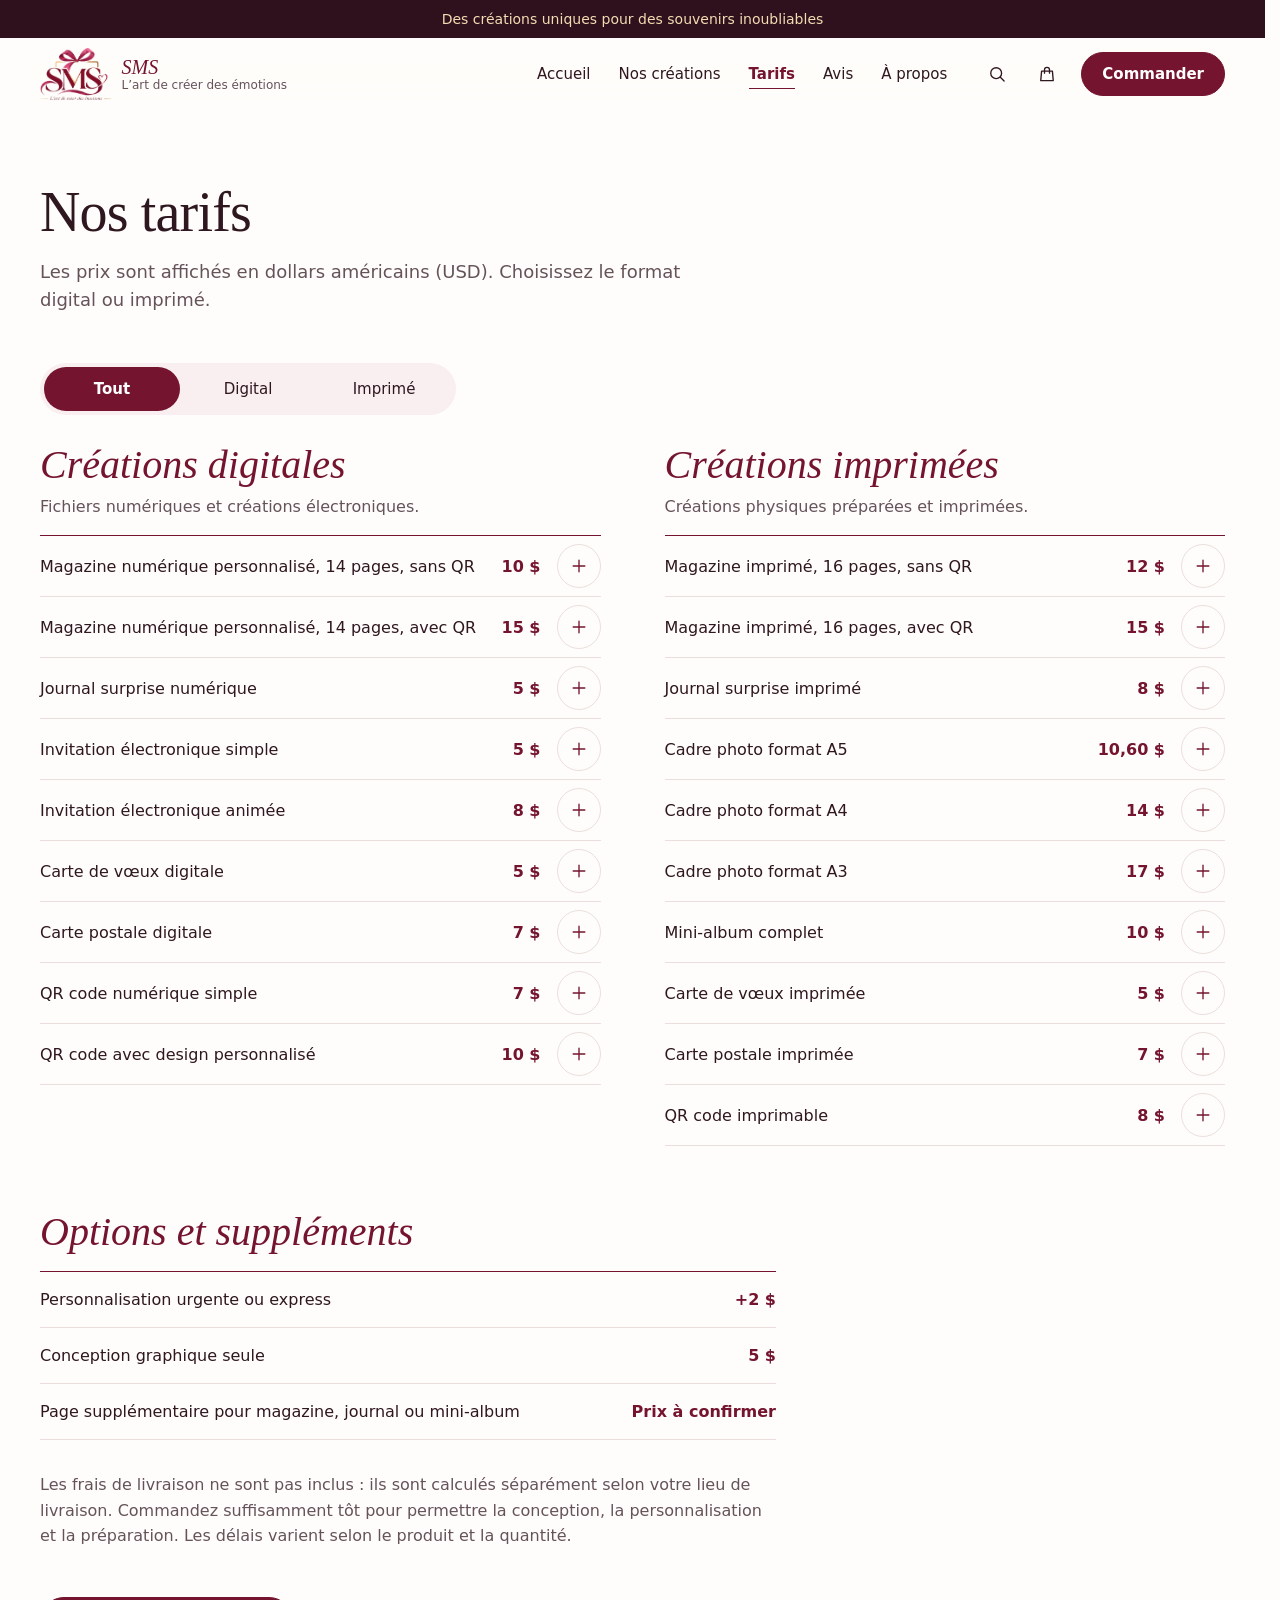
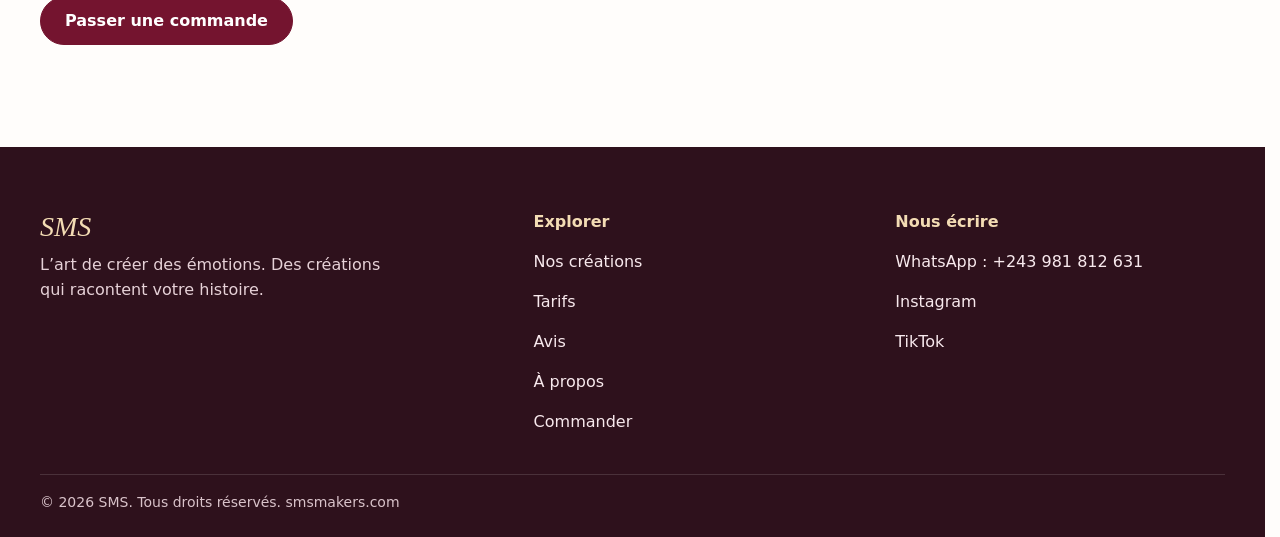
<file: tarifs.html>
<!DOCTYPE html>
<html lang="fr">
<head>
<meta charset="UTF-8">
<meta name="viewport" content="width=device-width, initial-scale=1, viewport-fit=cover">
<title>Nos tarifs | SMS, l’art de créer des émotions</title>
<meta name="description" content="Tous les tarifs des créations digitales et imprimées SMS, en dollars américains. Frais de livraison calculés selon votre lieu.">
<link rel="canonical" href="https://smsmakers.com/tarifs.html">
<meta name="theme-color" content="#fffdfb">
<link rel="icon" href="assets/favicon.png" type="image/png">
<link rel="apple-touch-icon" href="assets/apple-touch-icon.png">
<meta property="og:type" content="website">
<meta property="og:locale" content="fr_FR">
<meta property="og:site_name" content="SMS">
<meta property="og:title" content="Nos tarifs | SMS, l’art de créer des émotions">
<meta property="og:description" content="Tous les tarifs des créations digitales et imprimées SMS, en dollars américains. Frais de livraison calculés selon votre lieu.">
<meta property="og:url" content="https://smsmakers.com/tarifs.html">
<meta property="og:image" content="https://smsmakers.com/assets/og-image.jpg">
<meta property="og:image:width" content="1200">
<meta property="og:image:height" content="630">
<meta name="twitter:card" content="summary_large_image">
<link rel="stylesheet" href="style.css">
<script type="speculationrules">{"prefetch":[{"where":{"href_matches":"/*"},"eagerness":"moderate"}]}</script>
</head>
<body>
<a class="skip-link" href="#contenu">Aller au contenu</a>
<div class="announcement">Des créations uniques pour des souvenirs inoubliables</div>
<header class="site-header">
  <div class="wrap nav">
    <a class="brand" href="index.html" aria-label="SMS, retour à l'accueil">
      <img src="assets/logo-160.webp" width="165" height="120" alt="">
      <span class="brand-copy"><strong>SMS</strong><small>L’art de créer des émotions</small></span>
    </a>
    <nav class="nav-links" id="navLinks" aria-label="Navigation principale">
      <a href="index.html">Accueil</a><a href="creations.html">Nos créations</a><a href="tarifs.html" aria-current="page">Tarifs</a><a href="avis.html">Avis</a><a href="apropos.html">À propos</a><a class="nav-order" href="commander.html">Commander</a>
    </nav>
    <div class="nav-actions">
      <button class="icon-btn" id="searchToggle" type="button" aria-label="Ouvrir la recherche" aria-expanded="false" aria-controls="searchPanel"><svg class="icon" viewBox="0 0 24 24" aria-hidden="true"><circle cx="11" cy="11" r="6.5"/><path d="M16 16l4.5 4.5"/></svg></button>
      <button class="icon-btn" id="cartToggle" type="button" aria-label="Ouvrir le panier, vide"><svg class="icon" viewBox="0 0 24 24" aria-hidden="true"><path d="M5.5 8.5h13l1 11.5h-15z"/><path d="M9 11V7a3 3 0 0 1 6 0v4"/></svg><span class="cart-count" id="cartCount" data-empty="true" aria-hidden="true">0</span></button>
      <a class="btn btn-primary nav-cta" href="commander.html">Commander</a>
      <button class="icon-btn menu-toggle" id="menuToggle" type="button" aria-label="Ouvrir le menu" aria-expanded="false" aria-controls="navLinks"><span class="burger" aria-hidden="true"><span></span><span></span></span></button>
    </div>
    <div class="search-panel" id="searchPanel">
      <div class="wrap">
        <form id="searchForm" action="creations.html" role="search">
          <label class="search-box"><svg class="icon" viewBox="0 0 24 24" aria-hidden="true"><circle cx="11" cy="11" r="6.5"/><path d="M16 16l4.5 4.5"/></svg><span class="visually-hidden">Rechercher une création</span><input id="siteSearch" name="q" type="search" placeholder="Magazine, cadre, invitation…" autocomplete="off" enterkeyhint="search"></label>
        </form>
        <ul class="search-results" id="searchResults"></ul>
        <p class="search-empty" id="searchEmpty" hidden>Aucune création ne correspond. Essayez « cadre », « mariage » ou « invitation ».</p>
      </div>
    </div>
  </div>
</header>
<main id="contenu">
<section class="section page-top">
  <div class="wrap">
    <div class="section-head"><h1>Nos tarifs</h1><p>Les prix sont affichés en dollars américains (USD). Choisissez le format digital ou imprimé.</p></div>
    <div class="segmented" id="segmented" role="group" aria-label="Filtrer les tarifs">
      <span class="segmented-thumb" aria-hidden="true"></span>
      <button type="button" data-view="all" aria-pressed="true">Tout</button><button type="button" data-view="digital" aria-pressed="false">Digital</button><button type="button" data-view="print" aria-pressed="false">Imprimé</button>
    </div>
    <div class="price-grid" id="priceGrid" data-view="all">
      <div class="price-panel" data-panel="digital"><h2>Créations digitales</h2><p>Fichiers numériques et créations électroniques.</p>
        <ul class="price-list">
          <li class="price-row"><span>Magazine numérique personnalisé, 14 pages, sans QR</span><strong>10 $</strong><button class="price-add" type="button" data-add-product="Magazine personnalisé" data-option="0" aria-label="Ajouter au panier"><svg class="icon" viewBox="0 0 24 24" aria-hidden="true"><path d="M12 5v14M5 12h14"/></svg></button></li>
          <li class="price-row"><span>Magazine numérique personnalisé, 14 pages, avec QR</span><strong>15 $</strong><button class="price-add" type="button" data-add-product="Magazine personnalisé" data-option="1" aria-label="Ajouter au panier"><svg class="icon" viewBox="0 0 24 24" aria-hidden="true"><path d="M12 5v14M5 12h14"/></svg></button></li>
          <li class="price-row"><span>Journal surprise numérique</span><strong>5 $</strong><button class="price-add" type="button" data-add-product="Journal surprise" data-option="0" aria-label="Ajouter au panier"><svg class="icon" viewBox="0 0 24 24" aria-hidden="true"><path d="M12 5v14M5 12h14"/></svg></button></li>
          <li class="price-row"><span>Invitation électronique simple</span><strong>5 $</strong><button class="price-add" type="button" data-add-product="Invitation électronique" data-option="0" aria-label="Ajouter au panier"><svg class="icon" viewBox="0 0 24 24" aria-hidden="true"><path d="M12 5v14M5 12h14"/></svg></button></li>
          <li class="price-row"><span>Invitation électronique animée</span><strong>8 $</strong><button class="price-add" type="button" data-add-product="Invitation électronique" data-option="1" aria-label="Ajouter au panier"><svg class="icon" viewBox="0 0 24 24" aria-hidden="true"><path d="M12 5v14M5 12h14"/></svg></button></li>
          <li class="price-row"><span>Carte de vœux digitale</span><strong>5 $</strong><button class="price-add" type="button" data-add-product="Carte postale ou carte de vœux" data-option="0" aria-label="Ajouter au panier"><svg class="icon" viewBox="0 0 24 24" aria-hidden="true"><path d="M12 5v14M5 12h14"/></svg></button></li>
          <li class="price-row"><span>Carte postale digitale</span><strong>7 $</strong><button class="price-add" type="button" data-add-product="Carte postale ou carte de vœux" data-option="1" aria-label="Ajouter au panier"><svg class="icon" viewBox="0 0 24 24" aria-hidden="true"><path d="M12 5v14M5 12h14"/></svg></button></li>
          <li class="price-row"><span>QR code numérique simple</span><strong>7 $</strong><button class="price-add" type="button" data-add-product="QR code imprimable" data-option="0" aria-label="Ajouter au panier"><svg class="icon" viewBox="0 0 24 24" aria-hidden="true"><path d="M12 5v14M5 12h14"/></svg></button></li>
          <li class="price-row"><span>QR code avec design personnalisé</span><strong>10 $</strong><button class="price-add" type="button" data-add-product="QR code imprimable" data-option="1" aria-label="Ajouter au panier"><svg class="icon" viewBox="0 0 24 24" aria-hidden="true"><path d="M12 5v14M5 12h14"/></svg></button></li>
        </ul>
      </div>
      <div class="price-panel" data-panel="print"><h2>Créations imprimées</h2><p>Créations physiques préparées et imprimées.</p>
        <ul class="price-list">
          <li class="price-row"><span>Magazine imprimé, 16 pages, sans QR</span><strong>12 $</strong><button class="price-add" type="button" data-add-product="Magazine personnalisé" data-option="2" aria-label="Ajouter au panier"><svg class="icon" viewBox="0 0 24 24" aria-hidden="true"><path d="M12 5v14M5 12h14"/></svg></button></li>
          <li class="price-row"><span>Magazine imprimé, 16 pages, avec QR</span><strong>15 $</strong><button class="price-add" type="button" data-add-product="Magazine personnalisé" data-option="3" aria-label="Ajouter au panier"><svg class="icon" viewBox="0 0 24 24" aria-hidden="true"><path d="M12 5v14M5 12h14"/></svg></button></li>
          <li class="price-row"><span>Journal surprise imprimé</span><strong>8 $</strong><button class="price-add" type="button" data-add-product="Journal surprise" data-option="1" aria-label="Ajouter au panier"><svg class="icon" viewBox="0 0 24 24" aria-hidden="true"><path d="M12 5v14M5 12h14"/></svg></button></li>
          <li class="price-row"><span>Cadre photo format A5</span><strong>10,60 $</strong><button class="price-add" type="button" data-add-product="Cadre personnalisé" data-option="0" aria-label="Ajouter au panier"><svg class="icon" viewBox="0 0 24 24" aria-hidden="true"><path d="M12 5v14M5 12h14"/></svg></button></li>
          <li class="price-row"><span>Cadre photo format A4</span><strong>14 $</strong><button class="price-add" type="button" data-add-product="Cadre personnalisé" data-option="1" aria-label="Ajouter au panier"><svg class="icon" viewBox="0 0 24 24" aria-hidden="true"><path d="M12 5v14M5 12h14"/></svg></button></li>
          <li class="price-row"><span>Cadre photo format A3</span><strong>17 $</strong><button class="price-add" type="button" data-add-product="Cadre personnalisé" data-option="2" aria-label="Ajouter au panier"><svg class="icon" viewBox="0 0 24 24" aria-hidden="true"><path d="M12 5v14M5 12h14"/></svg></button></li>
          <li class="price-row"><span>Mini-album complet</span><strong>10 $</strong><button class="price-add" type="button" data-add-product="Mini-album complet" data-option="0" aria-label="Ajouter au panier"><svg class="icon" viewBox="0 0 24 24" aria-hidden="true"><path d="M12 5v14M5 12h14"/></svg></button></li>
          <li class="price-row"><span>Carte de vœux imprimée</span><strong>5 $</strong><button class="price-add" type="button" data-add-product="Carte postale ou carte de vœux" data-option="2" aria-label="Ajouter au panier"><svg class="icon" viewBox="0 0 24 24" aria-hidden="true"><path d="M12 5v14M5 12h14"/></svg></button></li>
          <li class="price-row"><span>Carte postale imprimée</span><strong>7 $</strong><button class="price-add" type="button" data-add-product="Carte postale ou carte de vœux" data-option="3" aria-label="Ajouter au panier"><svg class="icon" viewBox="0 0 24 24" aria-hidden="true"><path d="M12 5v14M5 12h14"/></svg></button></li>
          <li class="price-row"><span>QR code imprimable</span><strong>8 $</strong><button class="price-add" type="button" data-add-product="QR code imprimable" data-option="2" aria-label="Ajouter au panier"><svg class="icon" viewBox="0 0 24 24" aria-hidden="true"><path d="M12 5v14M5 12h14"/></svg></button></li>
        </ul>
      </div>
    </div>
    <div class="price-options"><h2>Options et suppléments</h2>
      <ul class="price-list">
        <li class="price-row"><span>Personnalisation urgente ou express</span><strong>+2 $</strong></li>
        <li class="price-row"><span>Conception graphique seule</span><strong>5 $</strong></li>
        <li class="price-row"><span>Page supplémentaire pour magazine, journal ou mini-album</span><strong>Prix à confirmer</strong></li>
      </ul>
    </div>
    <p class="price-note">Les frais de livraison ne sont pas inclus : ils sont calculés séparément selon votre lieu de livraison. Commandez suffisamment tôt pour permettre la conception, la personnalisation et la préparation. Les délais varient selon le produit et la quantité.</p>
    <div class="section-foot"><a class="btn btn-primary" href="commander.html">Passer une commande</a></div>
  </div>
</section>
</main>
<footer class="site-footer on-dark">
  <div class="wrap">
    <div class="footer-grid">
      <div class="footer-brand"><strong>SMS</strong><p>L’art de créer des émotions. Des créations qui racontent votre histoire.</p></div>
      <div class="footer-col"><h2>Explorer</h2><ul>
        <li><a href="creations.html">Nos créations</a></li><li><a href="tarifs.html">Tarifs</a></li><li><a href="avis.html">Avis</a></li><li><a href="apropos.html">À propos</a></li><li><a href="commander.html">Commander</a></li>
      </ul></div>
      <div class="footer-col"><h2>Nous écrire</h2><ul>
        <li><a data-wa="" href="https://wa.me/243981812631" target="_blank" rel="noopener">WhatsApp : +243 981 812 631</a></li>
        <li><a data-instagram href="https://www.instagram.com/sms_makers/" target="_blank" rel="noopener">Instagram</a></li>
        <li><a data-tiktok href="https://www.tiktok.com/@sms_makers" target="_blank" rel="noopener">TikTok</a></li>
      </ul></div>
    </div>
    <p class="copyright">© <span id="year">2026</span> SMS. Tous droits réservés. <a href="https://smsmakers.com/">smsmakers.com</a></p>
  </div>
</footer>
<a class="wa-fab" data-wa="" href="https://wa.me/243981812631" target="_blank" rel="noopener"><svg class="icon" viewBox="0 0 24 24" aria-hidden="true"><path d="M4 19.5l1.4-4A8 8 0 1 1 8.6 18.3z"/><path d="M9 9.5c0 3 2.5 5.5 5.5 5.5"/></svg>WhatsApp</a>

<dialog class="sheet sheet--side" id="cartSheet" aria-labelledby="cartTitle">
  <div class="sheet-scrim" data-sheet-close></div>
  <div class="sheet-panel">
    <div class="sheet-grab">
      <div class="sheet-handle"></div>
      <div class="sheet-head"><h2 id="cartTitle">Votre panier</h2><button class="icon-btn sheet-close" type="button" data-sheet-close aria-label="Fermer le panier"><svg class="icon" viewBox="0 0 24 24" aria-hidden="true"><path d="M6 6l12 12M18 6L6 18"/></svg></button></div>
    </div>
    <div class="sheet-body">
      <div class="cart-empty" id="cartEmpty"><p>Votre panier est vide. Choisissez une création pour commencer.</p><a class="btn btn-primary" href="creations.html">Voir nos créations</a></div>
      <ul class="cart-list" id="cartList"></ul>
      <p class="cart-promo" id="cartPromo" hidden></p>
      <fieldset class="cart-details" id="cartDetails" hidden>
        <legend>Votre événement</legend>
        <p>Facultatif. Ces informations seront ajoutées à votre message.</p>
        <div class="cart-fields">
          <div class="field"><label for="cartOccasion">Occasion</label><select id="cartOccasion"><option value="">Choisir</option><option>Anniversaire</option><option>Mariage</option><option>Couple</option><option>Noël et Nouvel An</option><option>Merci ou félicitations</option><option>Autre événement</option></select></div>
          <div class="field"><label for="cartDate">Date</label><input id="cartDate" type="date"></div>
        </div>
      </fieldset>
    </div>
    <div class="sheet-foot" id="cartFoot" hidden>
      <dl class="cart-totals">
        <div id="cartSubtotalRow" hidden><dt>Sous-total</dt><dd id="cartSubtotal"></dd></div>
        <div id="cartDiscountRow" hidden><dt>Réduction</dt><dd id="cartDiscount"></dd></div>
        <div class="is-total"><dt>Total hors livraison</dt><dd id="cartTotal"></dd></div>
      </dl>
      <p class="cart-delivery">Les frais de livraison sont calculés selon votre lieu.</p>
      <button class="btn btn-primary btn-block" id="cartWhatsApp" type="button"><svg class="icon" viewBox="0 0 24 24" aria-hidden="true"><path d="M4 19.5l1.4-4A8 8 0 1 1 8.6 18.3z"/><path d="M9 9.5c0 3 2.5 5.5 5.5 5.5"/></svg>Envoyer sur WhatsApp</button>
      <div class="cart-alt"><a data-instagram href="https://www.instagram.com/sms_makers/" target="_blank" rel="noopener">Instagram</a><a data-tiktok href="https://www.tiktok.com/@sms_makers" target="_blank" rel="noopener">TikTok</a><button id="cartClear" type="button">Vider le panier</button></div>
    </div>
  </div>
</dialog>

<dialog class="sheet sheet--center" id="productSheet" aria-labelledby="choiceTitle">
  <div class="sheet-scrim" data-sheet-close></div>
  <div class="sheet-panel">
    <div class="sheet-grab">
      <div class="sheet-handle"></div>
      <div class="sheet-head"><h2 id="choiceTitle">Choisir un format</h2><button class="icon-btn sheet-close" type="button" data-sheet-close aria-label="Fermer"><svg class="icon" viewBox="0 0 24 24" aria-hidden="true"><path d="M6 6l12 12M18 6L6 18"/></svg></button></div>
    </div>
    <div class="sheet-body">
      <div class="choice-art" id="choiceArt" aria-hidden="true"></div>
      <p class="choice-desc" id="choiceDesc"></p>
      <fieldset class="choice-options" id="choiceOptions"><legend>Choisissez le format</legend></fieldset>
    </div>
    <div class="sheet-foot">
      <div class="choice-foot">
        <div class="stepper" role="group" aria-label="Quantité">
          <button class="qty-btn" id="choiceMinus" type="button" aria-label="Retirer un exemplaire">−</button>
          <span class="qty-value" id="choiceQty" aria-live="polite">1</span>
          <button class="qty-btn" id="choicePlus" type="button" aria-label="Ajouter un exemplaire">+</button>
        </div>
        <button class="btn btn-primary" id="choiceAdd" type="button"><span id="choiceAddLabel">Ajouter au panier</span></button>
      </div>
      <a class="text-link choice-custom" id="choiceCustom" href="commander.html">Décrire mon idée avant de commander</a>
    </div>
  </div>
</dialog>

<div class="toast on-dark" id="toast" role="status"><span id="toastText"></span><button class="toast-action" id="toastAction" type="button" hidden></button></div>
<script src="script.js"></script>
</body>
</html>
</file>
<file: style.css>
﻿/* =====================================================================
   SMS — L'art de créer des émotions
   Pour changer les couleurs ou les polices, modifier les variables ci-dessous.
   ===================================================================== */
:root {
  color-scheme: light;

  /* Couleurs */
  --wine: #74142f;
  --wine-deep: #541027;
  --night: #2e111c;
  --gold: #d7a65e;
  --gold-soft: #f3dcb4;
  --gold-ink: #80561d;
  --rose: #a83a61;
  --paper: #fffdfb;
  --blush: #f9eff0;
  --ink: #2f171f;
  --muted: #65535a;
  --line: #eadfdc;
  --field: #94807c;
  --danger: #a3213f;

  /* Polices : déjà présentes sur les appareils, donc aucun téléchargement */
  --font-display: "Iowan Old Style", "Palatino Linotype", Palatino, "Book Antiqua", "URW Palladio L", Georgia, serif;
  --font-body: system-ui, -apple-system, "Segoe UI", Roboto, "Helvetica Neue", Arial, sans-serif;

  /* Échelle de texte */
  --text-sm: .875rem;
  --text-md: 1rem;
  --text-lg: 1.125rem;
  --title-sm: 1.375rem;
  --title-md: clamp(1.75rem, 1.4rem + 1.6vw, 2.5rem);
  --title-lg: clamp(2.25rem, 1.6rem + 3vw, 3.5rem);
  --title-xl: clamp(3rem, 1.9rem + 5.4vw, 5.5rem);

  /* Espaces */
  --gutter: clamp(1.125rem, 4vw, 2.5rem);
  --section: clamp(3.5rem, 2.4rem + 5vw, 7rem);
  --header-h: 4.5rem;

  /* Mouvement */
  --ease-out: cubic-bezier(.23, 1, .32, 1);
  --ease-in-out: cubic-bezier(.77, 0, .175, 1);
  --ease-drawer: cubic-bezier(.32, .72, 0, 1);
}

*, *::before, *::after { box-sizing: border-box; }
html {
  font-size: 100%;
  scroll-padding-top: calc(var(--header-h) + 1rem);
  scrollbar-gutter: stable;
  -webkit-text-size-adjust: 100%;
  -webkit-tap-highlight-color: transparent;
}
html:has(dialog[open]) { overflow: hidden; }
body {
  margin: 0;
  background: var(--paper);
  color: var(--ink);
  font: 400 var(--text-md)/1.6 var(--font-body);
  overflow-x: clip;
}
img, svg { display: block; max-width: 100%; }
a { color: inherit; text-decoration: none; }
button, input, select, textarea { font: inherit; color: inherit; }
button { cursor: pointer; background: none; border: 0; padding: 0; touch-action: manipulation; }
h1, h2, h3, p { margin: 0; }
h1, h2, h3 { font-family: var(--font-display); font-weight: 400; line-height: 1.12; text-wrap: balance; }
p { text-wrap: pretty; }
[hidden] { display: none !important; }

:focus-visible { outline: 2px solid var(--wine); outline-offset: 3px; border-radius: 2px; }
.on-dark :focus-visible, .on-dark:focus-visible { outline-color: var(--gold-soft); }

.wrap { width: min(75rem, 100% - 2 * var(--gutter)); margin-inline: auto; }
.icon { width: 1.25rem; height: 1.25rem; flex: none; fill: none; stroke: currentColor; stroke-width: 1.6; stroke-linecap: round; stroke-linejoin: round; }
.visually-hidden { position: absolute; width: 1px; height: 1px; margin: -1px; overflow: hidden; clip-path: inset(50%); white-space: nowrap; }
.skip-link { position: absolute; left: 1rem; top: -4rem; z-index: 100; padding: .75rem 1.25rem; background: var(--wine); color: #fff; border-radius: 99px; }
.skip-link:focus { top: .5rem; }

/* ===== Boutons ===== */
.btn {
  display: inline-flex; align-items: center; justify-content: center; gap: .6rem;
  min-height: 3rem; padding: .7rem 1.5rem;
  border: 1px solid var(--wine); border-radius: 99px;
  font-size: var(--text-md); font-weight: 600; line-height: 1.2; text-align: center;
  transition: transform 160ms var(--ease-out), background-color 160ms ease, color 160ms ease, border-color 160ms ease;
}
.btn:active { transform: scale(.97); }
.btn-primary { background: var(--wine); color: #fff; }
.btn-secondary { background: transparent; color: var(--wine); }
.btn-gold { background: var(--gold-soft); border-color: var(--gold-soft); color: var(--night); }
.btn-ghost { background: transparent; border-color: #ffffff80; color: #fff; }
.btn-block { width: 100%; }
.btn-label { transition: filter 160ms ease, opacity 160ms ease; }
.btn-label.is-changing { filter: blur(2px); opacity: .5; }

.text-link { display: inline-flex; align-items: center; min-height: 2.75rem; color: var(--wine); font-weight: 600; text-decoration: underline; text-decoration-color: #74142f55; text-underline-offset: .25em; transition: text-decoration-color 160ms ease; }

@media (hover: hover) and (pointer: fine) {
  .btn-primary:hover { background: var(--wine-deep); border-color: var(--wine-deep); }
  .btn-secondary:hover { background: var(--wine); color: #fff; }
  .btn-gold:hover { background: #fff; border-color: #fff; }
  .btn-ghost:hover { background: #ffffff1a; border-color: #fff; }
  .text-link:hover { text-decoration-color: currentColor; }
}

/* ===== En-tête ===== */
.announcement { padding: .5rem var(--gutter); background: var(--night); color: var(--gold-soft); font-size: var(--text-sm); text-align: center; }
.site-header {
  position: sticky; top: 0; z-index: 30;
  background: #fffdfbd9;
  -webkit-backdrop-filter: blur(18px) saturate(180%);
  backdrop-filter: blur(18px) saturate(180%);
  box-shadow: 0 1px 0 transparent;
  transition: box-shadow 200ms ease;
  view-transition-name: site-header;
}
.site-header.is-stuck { box-shadow: 0 1px 0 var(--line), 0 8px 24px #2e111c0d; }
.nav { min-height: var(--header-h); display: flex; align-items: center; gap: 1rem; }
.brand { display: flex; align-items: center; gap: .625rem; min-width: 0; margin-right: auto; }
.brand img { width: auto; height: 3.25rem; flex: none; }
.brand-copy { display: grid; line-height: 1.2; min-width: 0; }
.brand-copy strong { font: italic 400 1.25rem/1.1 var(--font-display); color: var(--wine); }
.brand-copy small { color: var(--muted); font-size: .75rem; white-space: nowrap; overflow: hidden; text-overflow: ellipsis; }

.nav-links { display: flex; align-items: center; gap: .25rem; }
.nav-links a { position: relative; display: flex; align-items: center; min-height: 2.75rem; padding: 0 .75rem; font-size: .9375rem; color: var(--ink); white-space: nowrap; }
.nav-links a::after { content: ""; position: absolute; left: .75rem; right: .75rem; bottom: .45rem; height: 1px; background: var(--wine); transform: scaleX(0); transform-origin: left; transition: transform 200ms var(--ease-out); }
.nav-links a[aria-current="page"] { color: var(--wine); font-weight: 600; }
.nav-links a[aria-current="page"]::after { transform: scaleX(1); }
@media (hover: hover) and (pointer: fine) { .nav-links a:hover::after { transform: scaleX(1); } }

.nav-actions { display: flex; align-items: center; gap: .375rem; flex: none; }
.icon-btn {
  position: relative; display: grid; place-items: center; width: 2.75rem; height: 2.75rem;
  border-radius: 50%; color: var(--ink);
  transition: transform 160ms var(--ease-out), background-color 160ms ease;
}
.icon-btn:active { transform: scale(.94); }
@media (hover: hover) and (pointer: fine) { .icon-btn:hover { background: var(--blush); } }
.cart-count {
  position: absolute; top: .1rem; right: .05rem; min-width: 1.25rem; height: 1.25rem; padding: 0 .3rem;
  display: grid; place-items: center; border-radius: 99px;
  background: var(--wine); color: #fff; font-size: .75rem; font-weight: 700; font-variant-numeric: tabular-nums;
  transition: transform 180ms var(--ease-out), opacity 180ms ease;
}
.cart-count[data-empty="true"] { transform: scale(.6); opacity: 0; }
.nav-order { display: none !important; }
.nav-cta { min-height: 2.75rem; padding-inline: 1.25rem; font-size: .9375rem; margin-left: .375rem; }

.menu-toggle { display: none; }
.burger { position: relative; width: 1.25rem; height: 1rem; }
.burger span { position: absolute; left: 0; right: 0; height: 1.5px; background: currentColor; border-radius: 2px; transition: transform 220ms var(--ease-out), opacity 120ms ease; }
.burger span:nth-child(1) { top: 2px; }
.burger span:nth-child(2) { bottom: 2px; }
.menu-toggle[aria-expanded="true"] .burger span:nth-child(1) { transform: translateY(5.25px) rotate(45deg); }
.menu-toggle[aria-expanded="true"] .burger span:nth-child(2) { transform: translateY(-5.25px) rotate(-45deg); }

/* Recherche : panneau posé sous l'en-tête, sans pousser la page */
.search-panel {
  position: absolute; left: 0; right: 0; top: 100%;
  padding: .75rem 0 1.25rem;
  background: var(--paper); box-shadow: 0 1px 0 var(--line), 0 24px 40px #2e111c1a;
  opacity: 0; visibility: hidden; transform: translateY(-.5rem);
  transition: opacity 160ms ease, transform 200ms var(--ease-out), visibility 0s linear 200ms;
}
.search-panel.is-open { opacity: 1; visibility: visible; transform: none; transition-delay: 0s; }
.search-box { display: flex; align-items: center; gap: .75rem; max-width: 40rem; margin-inline: auto; padding: 0 1.125rem; min-height: 3.25rem; border: 1px solid var(--field); border-radius: 99px; background: #fff; transition: border-color 160ms ease, box-shadow 160ms ease; }
.search-box:focus-within { border-color: var(--wine); box-shadow: 0 0 0 1px var(--wine); }
.search-box input { flex: 1; min-width: 0; border: 0; outline: 0; background: transparent; font-size: var(--text-md); }
.search-results { max-width: 40rem; margin: .5rem auto 0; padding: 0; list-style: none; }
.search-results a { display: flex; justify-content: space-between; gap: 1rem; align-items: center; min-height: 3rem; padding: .25rem 1.125rem; border-radius: .5rem; }
.search-results span { color: var(--muted); font-size: var(--text-sm); white-space: nowrap; }
@media (hover: hover) and (pointer: fine) { .search-results a:hover { background: var(--blush); } }
.search-empty { max-width: 40rem; margin: .75rem auto 0; padding-inline: 1.125rem; color: var(--muted); }

/* ===== Hero : le faire-part qui s'ouvre ===== */
.hero { position: relative; overflow: clip; background: var(--wine); color: #fff; }
.hero-grid { display: grid; grid-template-columns: minmax(0, 1.05fr) minmax(0, 1fr); align-items: center; gap: clamp(1.5rem, 4vw, 4rem); padding-block: clamp(2.5rem, 5vw, 5rem); }
.hero h1 { font-size: var(--title-xl); font-style: italic; line-height: 1.02; letter-spacing: -.02em; }
.hero-lead { max-width: 34rem; margin-top: 1.5rem; font-size: var(--text-lg); line-height: 1.6; color: #fbeef0; }
.hero-actions { display: flex; flex-wrap: wrap; gap: .75rem; margin-top: 2rem; }
.holiday-promo { display: grid; gap: .125rem; max-width: 34rem; margin-bottom: 2rem; padding: .875rem 1.125rem; border: 1px solid var(--gold); border-radius: .25rem; color: #fff; }
.holiday-promo strong { font: italic 400 1.5rem/1.2 var(--font-display); color: var(--gold-soft); }
.holiday-promo span { font-size: var(--text-sm); }

.stage { position: relative; width: 100%; max-width: 36rem; aspect-ratio: 1 / .95; margin-inline: auto; container-type: size; }
.stage-caption { max-width: 36rem; margin: 1rem auto 0; color: var(--gold-soft); font: italic 400 var(--text-lg)/1.4 var(--font-display); text-align: center; }

/* Enveloppe */
.envelope { position: absolute; left: 7cqw; right: 7cqw; bottom: 2cqh; height: 50cqh; perspective: 90cqw; }
.env-back, .env-front, .env-flap { position: absolute; left: 0; right: 0; }
.env-back { inset: 0; background: var(--wine-deep); box-shadow: 0 2cqh 5cqh #2e111c66; }
.env-flap {
  top: 0; height: 58%; z-index: 1;
  background: var(--gold-soft);
  clip-path: polygon(0 0, 100% 0, 50% 100%);
  transform-origin: top; transform: rotateX(180deg);
}
.env-front { inset: 0; z-index: 3; background: #fbf3ea; clip-path: polygon(0 0, 50% 54%, 100% 0, 100% 100%, 0 100%); }
.env-seal {
  position: absolute; z-index: 4; left: 50%; top: 54%; width: 12cqw; height: 12cqw; margin: -6cqw 0 0 -6cqw;
  display: grid; place-items: center; border-radius: 50%;
  background: var(--wine); color: var(--gold-soft); font: italic 400 4.6cqw/1 var(--font-display);
  box-shadow: 0 .4cqh 1.2cqh #2e111c55, inset 0 0 0 .4cqw #ffffff22;
}

/* ===== Objets dessinés (magazines, albums, cadres, cartes) ===== */
.art-obj {
  --h: 84cqh; --r: 0deg;
  height: var(--h); font-size: calc(var(--h) * .056); font-family: var(--font-display);
  rotate: var(--r);
  box-shadow: 0 .9em 1.8em #2e111c30;
  transition: rotate 320ms var(--ease-out), translate 320ms var(--ease-out), scale 320ms var(--ease-out);
}
.art-book { aspect-ratio: .72; display: flex; flex-direction: column; justify-content: space-between; padding: 1.5em .9em; text-align: center; background: linear-gradient(145deg, #8a2643, #4b142b); color: #f7dfc2; }
.art-book.is-rose { background: linear-gradient(145deg, #b77c75, #70404b); }
.art-card { aspect-ratio: .72; display: flex; flex-direction: column; justify-content: space-between; align-items: center; padding: 1.3em .8em; text-align: center; background: #fffdfa; border: 1px solid #dfc6bd; color: var(--wine); }
.art-card.is-wide { aspect-ratio: 1.15; --h: 70cqh; }
.art-book b, .art-card b { font-style: italic; font-weight: 400; font-size: 1.6em; line-height: 1.12; }
.art-book small, .art-card small { font: 400 .62em/1.3 var(--font-body); opacity: .85; }
.art-book i, .art-card i { font-style: normal; font-size: 1.5em; color: #b67a64; line-height: 1; }
.art-book i { color: var(--gold-soft); }
.art-frame { aspect-ratio: 1.08; --h: 70cqh; border: .9em solid #d7b57f; background: #fff; padding: .55em; }
.art-frame span { display: grid; place-items: center; height: 100%; background: linear-gradient(145deg, #f2d6df, #f7e9d9); color: #8e2548; font-size: 3em; line-height: 1; }
.art-qr { --h: 66cqh; aspect-ratio: 1; padding: .9em; background: #fff; color: #3f1626; }
.art-qr svg { width: 100%; height: 100%; }

/* Objets dans l'enveloppe */
/* Les objets vivent dans l'enveloppe pour passer entre le fond et la poche. */
.stage .art-obj { position: absolute; z-index: 2; transition: none; }
.stage .fan-1 { --h: 47cqh; --r: -9deg; left: -3cqw; top: -30cqh; }
.stage .fan-2 { --h: 58cqh; --r: 1deg; left: 23cqw; top: -42cqh; z-index: 1; }
.stage .fan-3 { --h: 30cqh; --r: 9deg; right: -3cqw; top: -25cqh; }

@media (prefers-reduced-motion: no-preference) {
  .env-flap { animation: flap-open 620ms var(--ease-in-out) 160ms backwards; }
  .env-seal { animation: seal-off 240ms ease-out 80ms forwards; }
  .stage .art-obj { animation: fan-out 760ms var(--ease-out) backwards; }
  .stage .fan-2 { animation-delay: 560ms; }
  .stage .fan-1 { animation-delay: 640ms; }
  .stage .fan-3 { animation-delay: 720ms; }
}
@media (prefers-reduced-motion: reduce) { .env-seal { opacity: 0; } }
@keyframes flap-open {
  0% { transform: rotateX(0); z-index: 4; background: #f6e8d8; }
  49% { z-index: 4; background: #f6e8d8; }
  51% { z-index: 1; background: var(--gold-soft); }
  100% { transform: rotateX(180deg); z-index: 1; }
}
@keyframes seal-off { to { opacity: 0; scale: .8; } }
@keyframes fan-out { from { opacity: 0; translate: 0 32cqh; rotate: 0deg; scale: .94; } }

/* ===== Sections ===== */
.section { padding-block: var(--section); }
.section-tint { background: var(--blush); }
.section-head { max-width: 42rem; margin-bottom: clamp(2rem, 4vw, 3rem); }
.section-head h1, .section-head h2 { font-size: var(--title-lg); letter-spacing: -.015em; }
.section-head p { margin-top: .875rem; color: var(--muted); font-size: var(--text-lg); }
.page-top { padding-top: clamp(2.5rem, 2rem + 3vw, 4.5rem); }

/* Programme des occasions */
.programme { list-style: none; margin: 0; padding: 0; border-top: 1px solid #74142f40; }
.programme li { border-bottom: 1px solid #74142f40; }
.programme a { display: grid; grid-template-columns: minmax(0, 1fr) minmax(0, 1fr) auto; align-items: center; gap: .25rem 2rem; padding-block: 1.125rem; transition: padding-left 0s; }
.programme strong { font: italic 400 clamp(1.625rem, 1.2rem + 2vw, 2.5rem)/1.15 var(--font-display); color: var(--wine); transition: transform 240ms var(--ease-out); }
.programme span { color: var(--muted); }
.programme .icon { color: var(--wine); transition: transform 240ms var(--ease-out); }
.programme a:active strong { transform: translateX(.25rem); }
@media (hover: hover) and (pointer: fine) {
  .programme a:hover strong { transform: translateX(.5rem); }
  .programme a:hover .icon { transform: translateX(.25rem); }
}

/* Catalogue */
.filters { display: flex; gap: .5rem; margin: 0 calc(-1 * var(--gutter)) 1rem; padding: .25rem var(--gutter); overflow-x: auto; scrollbar-width: none; scroll-snap-type: x proximity; }
.filters::-webkit-scrollbar { display: none; }
.chip {
  flex: none; min-height: 2.75rem; padding: 0 1.125rem; scroll-snap-align: center;
  border: 1px solid var(--line); border-radius: 99px; background: #fff; color: var(--ink); font-size: .9375rem;
  transition: background-color 160ms ease, color 160ms ease, border-color 160ms ease, transform 160ms var(--ease-out);
}
.chip:active { transform: scale(.96); }
.chip[aria-pressed="true"] { background: var(--wine); border-color: var(--wine); color: #fff; }
@media (hover: hover) and (pointer: fine) { .chip[aria-pressed="false"]:hover { border-color: var(--wine); color: var(--wine); } }
.filter-status { display: flex; flex-wrap: wrap; align-items: center; gap: .5rem 1rem; min-height: 2.75rem; margin-bottom: 1.25rem; color: var(--muted); font-size: .9375rem; }
.occasion-tag { display: inline-flex; align-items: center; gap: .125rem; min-height: 2.75rem; padding: 0 0 0 .875rem; border-radius: 99px; background: var(--blush); color: var(--wine); font-weight: 600; }
.occasion-tag svg { width: 1rem; height: 1rem; }

.product-grid { display: grid; grid-template-columns: repeat(auto-fill, minmax(min(100%, 15.5rem), 1fr)); gap: clamp(2rem, 3vw, 2.75rem) clamp(1rem, 2.4vw, 1.75rem); }
.product-card { display: flex; flex-direction: column; min-width: 0; }
.product-art { position: relative; aspect-ratio: 5 / 4; display: grid; place-items: center; overflow: hidden; background: #f7e9ec; container-type: size; cursor: pointer; }
.product-card[data-tone="sand"] .product-art { background: #f5ecdf; }
.product-card[data-tone="mauve"] .product-art { background: #eee4ea; }
.product-card[data-tone="peach"] .product-art { background: #f8e8df; }
@media (hover: hover) and (pointer: fine) {
  .product-card:hover .art-obj { rotate: calc(var(--r) * .25); translate: 0 -2.5%; scale: 1.04; }
}
.product-info { display: flex; flex-direction: column; flex: 1; padding-top: 1rem; }
.product-info h3 { font-size: var(--title-sm); color: var(--ink); }
.product-info p { margin-top: .375rem; color: var(--muted); font-size: .9375rem; line-height: 1.5; }
.product-price { margin-top: .75rem !important; padding-top: 0; color: var(--ink) !important; font-size: var(--text-md) !important; font-variant-numeric: tabular-nums; }
.product-price b { color: var(--wine); font-weight: 700; }
.product-actions { display: flex; flex-wrap: wrap; align-items: center; gap: .25rem 1rem; margin-top: auto; padding-top: .875rem; }
.product-actions .btn { min-height: 2.75rem; padding-inline: 1.125rem; font-size: .9375rem; }
.no-results { padding: 3rem 1rem; text-align: center; }
.no-results p { margin-bottom: 1rem; color: var(--muted); font-size: var(--text-lg); }
.section-foot { margin-top: clamp(2rem, 4vw, 3rem); }

/* Étapes */
.steps { list-style: none; margin: 0; padding: 0; display: grid; grid-template-columns: repeat(3, minmax(0, 1fr)); gap: clamp(1.75rem, 4vw, 3.5rem); }
.steps li { padding-top: 1rem; border-top: 1px solid var(--wine); }
.step-number { display: block; font: italic 400 2rem/1 var(--font-display); color: var(--gold-ink); }
.steps h3 { margin-top: .875rem; font-size: var(--title-sm); }
.steps p { margin-top: .5rem; color: var(--muted); }

/* Invitation de clôture */
.invitation-band { padding-block: var(--section); background: var(--night); color: #fff; }
.invitation { max-width: 46rem; margin-inline: auto; padding: clamp(2.25rem, 6vw, 4rem) clamp(1.25rem, 5vw, 3.5rem); text-align: center; border: 1px solid var(--gold); outline: 1px solid #d7a65e80; outline-offset: -.5rem; }
.invitation h2 { font-size: var(--title-lg); font-style: italic; letter-spacing: -.015em; color: var(--gold-soft); }
.invitation p { max-width: 32rem; margin: 1rem auto 0; color: #f6e7ea; font-size: var(--text-lg); }
.invitation .hero-actions { justify-content: center; }

/* Tarifs */
.segmented { position: relative; display: grid; grid-template-columns: repeat(3, 1fr); width: min(100%, 26rem); margin-bottom: 1.75rem; padding: .25rem; border-radius: 99px; background: var(--blush); }
.segmented-thumb { position: absolute; top: .25rem; bottom: .25rem; left: .25rem; width: calc((100% - .5rem) / 3); border-radius: 99px; background: var(--wine); transition: transform 280ms var(--ease-drawer); }
.segmented button { position: relative; min-height: 2.75rem; border-radius: 99px; font-size: .9375rem; color: var(--ink); transition: color 200ms ease; }
.segmented button[aria-pressed="true"] { color: #fff; font-weight: 600; }
.price-grid { display: grid; grid-template-columns: repeat(2, minmax(0, 1fr)); gap: clamp(2rem, 5vw, 4.5rem); align-items: start; }
.price-grid[data-view="digital"], .price-grid[data-view="print"] { grid-template-columns: minmax(0, 46rem); }
.price-panel h2, .price-options h2 { font-size: var(--title-md); color: var(--wine); font-style: italic; }
.price-panel > p, .price-options > p { margin-top: .375rem; color: var(--muted); }
.price-list { list-style: none; margin: 1rem 0 0; padding: 0; border-top: 1px solid var(--wine); }
.price-row { display: flex; align-items: center; gap: .5rem 1rem; min-height: 3.5rem; padding-block: .5rem; border-bottom: 1px solid var(--line); }
.price-row > span { flex: 1; min-width: 0; line-height: 1.35; }
.price-row strong { color: var(--wine); font-weight: 700; font-variant-numeric: tabular-nums; white-space: nowrap; }
.price-add { flex: none; width: 2.75rem; height: 2.75rem; display: grid; place-items: center; border: 1px solid var(--line); border-radius: 50%; color: var(--wine); transition: transform 160ms var(--ease-out), background-color 160ms ease, color 160ms ease, border-color 160ms ease; }
.price-add:active { transform: scale(.92); }
@media (hover: hover) and (pointer: fine) { .price-add:hover { background: var(--wine); border-color: var(--wine); color: #fff; } }
.price-options { margin-top: clamp(2.5rem, 5vw, 4rem); max-width: 46rem; }
.price-note { max-width: 46rem; margin-top: 2rem; color: var(--muted); }

/* À propos */
.about-grid { display: grid; grid-template-columns: minmax(0, .8fr) minmax(0, 1.2fr); gap: clamp(2rem, 6vw, 5rem); align-items: center; }
.about-logo { width: min(100%, 24rem); margin-inline: auto; height: auto; }
.about-copy h1 { font-size: var(--title-lg); font-style: italic; letter-spacing: -.015em; color: var(--wine); }
.about-copy p { margin-top: 1.125rem; font-size: var(--text-lg); color: var(--muted); max-width: 38rem; }
.about-values { display: grid; grid-template-columns: repeat(2, minmax(0, 1fr)); gap: .25rem 2rem; margin: 1.5rem 0 0; padding: 0; list-style: none; max-width: 28rem; }
.about-values li { padding-block: .625rem; border-top: 1px solid var(--line); font: italic 400 var(--text-lg)/1.3 var(--font-display); color: var(--wine); }

/* Avis */
.promise-list { list-style: none; margin: 0; padding: 0; display: grid; grid-template-columns: repeat(3, minmax(0, 1fr)); gap: clamp(1.75rem, 4vw, 3.5rem); }
.promise-list li { padding-top: 1rem; border-top: 1px solid var(--wine); }
.promise-list h2 { font-size: var(--title-sm); }
.promise-list p { margin-top: .5rem; color: var(--muted); }

/* Formulaire de commande */
.contact-grid { display: grid; grid-template-columns: minmax(0, .85fr) minmax(0, 1.15fr); gap: clamp(2rem, 5vw, 4.5rem); align-items: start; }
.contact-copy h2 { font-size: var(--title-lg); font-style: italic; letter-spacing: -.015em; color: var(--wine); }
.contact-copy p { margin-top: 1rem; color: var(--muted); font-size: var(--text-lg); }
.contact-form { display: grid; grid-template-columns: repeat(2, minmax(0, 1fr)); gap: 1.125rem 1rem; padding: clamp(1.25rem, 3vw, 2.25rem); background: var(--blush); }
.field { display: flex; flex-direction: column; gap: .375rem; min-width: 0; }
.field.full, .contact-form > .btn, .form-note { grid-column: 1 / -1; }
.field label { font-size: .9375rem; font-weight: 600; }
.field label small { font-weight: 400; color: var(--muted); font-size: .875rem; }
.field input, .field select, .field textarea {
  width: 100%; min-height: 3rem; padding: .625rem .875rem;
  border: 1px solid var(--field); border-radius: .375rem; background: #fff;
  font-size: var(--text-md); transition: border-color 160ms ease, box-shadow 160ms ease;
}
.field input:focus, .field select:focus, .field textarea:focus { outline: 0; border-color: var(--wine); box-shadow: 0 0 0 1px var(--wine); }
.field textarea { min-height: 7rem; resize: vertical; }
.field [aria-invalid="true"] { border-color: var(--danger); box-shadow: 0 0 0 1px var(--danger); }
.field-error { color: var(--danger); font-size: var(--text-sm); }
.form-note { color: var(--muted); font-size: .9375rem; }
.form-note.is-success { color: var(--wine); font-weight: 600; }

/* ===== Pied de page ===== */
.site-footer { padding-block: clamp(2.5rem, 5vw, 4rem) 1.5rem; background: var(--night); color: #f8e9ed; }
.footer-grid { display: grid; grid-template-columns: minmax(0, 1.4fr) repeat(2, minmax(0, 1fr)); gap: 2rem; }
.footer-brand strong { display: block; font: italic 400 1.75rem/1.15 var(--font-display); color: var(--gold-soft); }
.footer-brand p { margin-top: .5rem; color: #e6d1d7; max-width: 22rem; }
.footer-col h2 { margin-bottom: .5rem; font: 600 var(--text-md)/1.4 var(--font-body); color: var(--gold-soft); }
.footer-col ul { list-style: none; margin: 0; padding: 0; }
.footer-col a { display: inline-flex; align-items: center; min-height: 2.5rem; color: #f8e9ed; text-decoration: underline; text-decoration-color: transparent; text-underline-offset: .25em; transition: text-decoration-color 160ms ease; }
@media (hover: hover) and (pointer: fine) { .footer-col a:hover { text-decoration-color: currentColor; } }
.copyright { margin-top: 2rem; padding-top: 1rem; border-top: 1px solid #ffffff22; color: #d9c3ca; font-size: var(--text-sm); }

/* ===== Feuilles : panier et choix du format ===== */
dialog.sheet { position: fixed; inset: 0; width: 100%; height: 100dvh; max-width: none; max-height: none; margin: 0; padding: 0; border: 0; background: transparent; overflow: clip; color: var(--ink); }
dialog.sheet::backdrop { background: transparent; }
.sheet-scrim { position: absolute; inset: 0; background: #1b0b1280; opacity: 0; transition: opacity 240ms ease; }
.sheet.is-open .sheet-scrim { opacity: 1; }
.sheet-panel {
  position: absolute; left: 0; right: 0; bottom: 0; max-height: 92dvh;
  display: flex; flex-direction: column;
  background: var(--paper); border-radius: 1.25rem 1.25rem 0 0;
  box-shadow: 0 -12px 48px #1b0b1233;
  transform: translateY(100%);
  transition: transform var(--sheet-dur, 220ms) var(--ease-drawer);
}
.sheet.is-open .sheet-panel { --sheet-dur: 360ms; transform: none; }
.sheet-panel.is-dragging { transition: none; }
.sheet-grab { flex: none; padding: .5rem 1.25rem 0; touch-action: none; cursor: grab; }
.sheet-handle { width: 2.5rem; height: .25rem; margin: 0 auto .5rem; border-radius: 99px; background: #c9b8b6; }
.sheet-head { display: flex; align-items: center; justify-content: space-between; gap: 1rem; padding-bottom: .625rem; }
.sheet-head h2 { font-size: 1.625rem; font-style: italic; color: var(--wine); }
.sheet-close { flex: none; margin-right: -.5rem; }
.sheet-body { flex: 1; min-height: 0; padding: 0 1.25rem 1rem; overflow-y: auto; overscroll-behavior: contain; }
.sheet-foot { flex: none; padding: .875rem 1.25rem calc(.875rem + env(safe-area-inset-bottom)); border-top: 1px solid var(--line); background: var(--paper); }

/* Panier */
.cart-empty { padding: 2.5rem .5rem; text-align: center; }
.cart-empty p { margin-bottom: 1.25rem; color: var(--muted); font-size: var(--text-lg); }
.cart-list { list-style: none; margin: 0; padding: 0; }
.cart-item { display: grid; grid-template-columns: minmax(0, 1fr) auto; gap: .25rem 1rem; padding-block: 1rem; border-bottom: 1px solid var(--line); overflow: hidden; }
.cart-item strong { font: 400 1.0625rem/1.3 var(--font-display); }
.cart-item small { display: block; color: var(--muted); font-size: var(--text-sm); }
.cart-item-price { color: var(--wine); font-weight: 700; font-variant-numeric: tabular-nums; white-space: nowrap; }
.cart-controls { grid-column: 1 / -1; display: flex; align-items: center; gap: .25rem; margin-top: .25rem; }
.qty-btn { width: 2.75rem; height: 2.75rem; display: grid; place-items: center; border: 1px solid var(--line); border-radius: 50%; font-size: 1.25rem; line-height: 1; transition: transform 160ms var(--ease-out), border-color 160ms ease; }
.qty-btn:active { transform: scale(.92); }
.qty-value { min-width: 2rem; text-align: center; font-weight: 600; font-variant-numeric: tabular-nums; }
.cart-remove { margin-left: auto; min-height: 2.75rem; padding: 0 .5rem; color: var(--danger); font-size: .9375rem; text-decoration: underline; text-underline-offset: .2em; }
@media (hover: hover) and (pointer: fine) { .qty-btn:hover { border-color: var(--wine); } }
.cart-details { margin-top: 1.25rem; }
.cart-details legend { padding: 0; font-weight: 600; }
.cart-details { border: 0; padding: 0; }
.cart-details p { margin: .125rem 0 .75rem; color: var(--muted); font-size: var(--text-sm); }
.cart-fields { display: grid; grid-template-columns: repeat(2, minmax(0, 1fr)); gap: .75rem; }
.cart-promo { margin-top: 1rem; padding: .75rem .875rem; border: 1px solid var(--gold); border-radius: .25rem; font-size: .9375rem; color: var(--gold-ink); }
.cart-totals { margin: 0 0 .75rem; }
.cart-totals div { display: flex; justify-content: space-between; gap: 1rem; font-variant-numeric: tabular-nums; }
.cart-totals dt { color: var(--muted); }
.cart-totals dd { margin: 0; }
.cart-totals .is-total { align-items: baseline; color: var(--ink); }
.cart-totals .is-total dt { color: var(--ink); font-weight: 600; }
.cart-totals .is-total dd { font: 400 1.625rem/1.2 var(--font-display); color: var(--wine); }
.cart-delivery { margin-bottom: .75rem; color: var(--muted); font-size: var(--text-sm); }
.cart-alt { display: flex; flex-wrap: wrap; justify-content: center; gap: 0 1.25rem; margin-top: .375rem; }
.cart-alt a, .cart-alt button { display: inline-flex; align-items: center; min-height: 2.75rem; color: var(--wine); font-size: .9375rem; text-decoration: underline; text-underline-offset: .2em; }
.cart-alt button { color: var(--muted); }

/* Choix du format */
.choice-art { aspect-ratio: 16 / 9; display: grid; place-items: center; overflow: hidden; margin-bottom: 1rem; background: #f7e9ec; container-type: size; }
.choice-desc { color: var(--muted); }
.choice-options { margin: 1.25rem 0 0; padding: 0; border: 0; }
.choice-options legend { padding: 0; margin-bottom: .5rem; font-weight: 600; }
.choice { position: relative; display: flex; align-items: center; justify-content: space-between; gap: 1rem; min-height: 3.25rem; padding: .625rem 1rem; border: 1px solid var(--line); border-radius: .5rem; cursor: pointer; transition: border-color 140ms ease, background-color 140ms ease; }
.choice + .choice { margin-top: .5rem; }
.choice input { position: absolute; opacity: 0; inset: 0; margin: 0; cursor: pointer; }
.choice strong { color: var(--wine); font-weight: 700; font-variant-numeric: tabular-nums; white-space: nowrap; }
.choice:has(input:checked) { border-color: var(--wine); background: var(--blush); box-shadow: inset 0 0 0 1px var(--wine); }
.choice:has(input:focus-visible) { outline: 2px solid var(--wine); outline-offset: 2px; }
.choice-foot { display: flex; align-items: center; gap: 1rem; }
.stepper { display: flex; align-items: center; gap: .125rem; flex: none; }
.choice-foot .btn { flex: 1; min-width: 0; padding-inline: 1rem; }
.choice-custom { display: block; margin-top: .375rem; text-align: center; }

/* ===== Message de confirmation ===== */
.toast {
  position: fixed; z-index: 90; left: 50%; bottom: calc(1rem + env(safe-area-inset-bottom));
  width: min(calc(100% - 2rem), 26rem);
  display: flex; align-items: center; justify-content: space-between; gap: 1rem;
  min-height: 3.5rem; padding: .5rem .5rem .5rem 1.125rem;
  background: var(--night); color: #fff; border-radius: .75rem; box-shadow: 0 12px 32px #1b0b1244;
  opacity: 0; visibility: hidden; transform: translate(-50%, 1.25rem);
  transition: opacity 200ms ease, transform 280ms var(--ease-out), visibility 0s linear 280ms;
}
.toast.is-visible { opacity: 1; visibility: visible; transform: translate(-50%, 0); transition-delay: 0s; }
dialog .toast { top: calc(1rem + env(safe-area-inset-top)); bottom: auto !important; transform: translate(-50%, -1.25rem); }
dialog .toast.is-visible { transform: translate(-50%, 0); }
.toast-action { flex: none; min-height: 2.75rem; padding: 0 .875rem; border-radius: .5rem; color: var(--gold-soft); font-weight: 600; white-space: nowrap; }
@media (hover: hover) and (pointer: fine) { .toast-action:hover { background: #ffffff1a; } }

/* Bouton WhatsApp sur mobile */
.wa-fab { display: none; position: fixed; z-index: 25; right: 1rem; bottom: calc(1rem + env(safe-area-inset-bottom)); align-items: center; gap: .5rem; min-height: 3.25rem; padding: 0 1.125rem 0 .875rem; border-radius: 99px; background: var(--wine); color: #fff; font-weight: 600; box-shadow: 0 8px 24px #2e111c4d; transition: transform 160ms var(--ease-out), opacity 200ms ease; }
.wa-fab:active { transform: scale(.96); }

/* ===== Transitions entre les pages (navigateurs compatibles) ===== */
@media (prefers-reduced-motion: no-preference) {
  @view-transition { navigation: auto; }
  ::view-transition-old(root) { animation: 120ms ease-out both page-out; }
  ::view-transition-new(root) { animation: 240ms var(--ease-out) both page-in; }
  ::view-transition-group(site-header) { animation: none; }
  ::view-transition-old(site-header) { display: none; }
  ::view-transition-new(site-header) { animation: none; }
  html.is-filtering::view-transition-old(root), html.is-filtering::view-transition-new(root) { animation: none; }
  html.is-filtering::view-transition-group(*) { animation-duration: 300ms; animation-timing-function: var(--ease-drawer); }
}
@keyframes page-out { to { opacity: 0; } }
@keyframes page-in { from { opacity: 0; transform: translateY(.5rem); } }

/* ===== Adaptation aux écrans ===== */
@media (max-width: 68rem) {
  .brand-copy small { display: none; }
  .nav-links a { padding-inline: .5rem; font-size: .875rem; }
  .nav-links a::after { left: .5rem; right: .5rem; }
}
@media (max-width: 58rem) {
  .menu-toggle { display: grid; }
  .nav-cta { display: none; }
  .nav-order { display: flex !important; }
  .nav-links {
    position: absolute; left: 0; right: 0; top: 100%;
    display: grid; gap: 0; padding: .25rem var(--gutter) 1rem;
    background: var(--paper); box-shadow: 0 1px 0 var(--line), 0 24px 40px #2e111c1a;
    opacity: 0; visibility: hidden; transform: translateY(-.5rem); transform-origin: top;
    transition: opacity 160ms ease, transform 200ms var(--ease-out), visibility 0s linear 200ms;
  }
  .nav-links.is-open { opacity: 1; visibility: visible; transform: none; transition-delay: 0s; }
  .nav-links a { min-height: 3.25rem; padding: 0; font-size: var(--text-lg); border-bottom: 1px solid var(--line); }
  .nav-links a::after { display: none; }
  .hero-grid { grid-template-columns: minmax(0, 1fr); }
  .stage { max-width: 30rem; }
  .about-grid, .contact-grid { grid-template-columns: minmax(0, 1fr); }
  .about-logo { width: min(70%, 18rem); margin-inline: 0; }
  .footer-grid { grid-template-columns: repeat(2, minmax(0, 1fr)); }
  .footer-brand { grid-column: 1 / -1; }
}
@media (max-width: 43.75rem) {
  :root { --header-h: 3.75rem; }
  .brand img { height: 2.75rem; }
  .brand-copy strong { font-size: 1.125rem; }
  .steps, .promise-list, .price-grid { grid-template-columns: minmax(0, 1fr); }
  .programme a { grid-template-columns: minmax(0, 1fr) auto; }
  .programme span { grid-column: 1; grid-row: 2; font-size: .9375rem; }
  .programme .icon { grid-column: 2; grid-row: 1 / span 2; }
  .wa-fab { display: inline-flex; }
  .toast { bottom: calc(5rem + env(safe-area-inset-bottom)); }
  body:has(dialog[open]) .toast { bottom: calc(1rem + env(safe-area-inset-bottom)); }
  .site-footer { padding-bottom: 5.5rem; }
}
@media (max-width: 26rem) {
  .brand-copy { display: none; }
  .contact-form, .cart-fields { grid-template-columns: minmax(0, 1fr); }
  .hero-actions .btn { width: 100%; }
}

/* À partir de la tablette, les feuilles deviennent un tiroir latéral ou une fenêtre centrée */
@media (min-width: 43.8rem) {
  .sheet-handle { display: none; }
  .choice-art { aspect-ratio: 2.4; }
  .sheet-grab { padding-top: 1.25rem; cursor: auto; touch-action: auto; }
  .sheet--side .sheet-panel {
    left: auto; top: 0; right: 0; bottom: 0; width: min(28rem, 100%); max-height: none; height: 100%;
    border-radius: 0; box-shadow: -12px 0 48px #1b0b1226;
    transform: translateX(100%);
  }
  .sheet--center .sheet-panel {
    inset: 0; margin: auto; width: min(34rem, calc(100% - 3rem)); height: fit-content; max-height: calc(100dvh - 3rem);
    border-radius: 1rem; box-shadow: 0 24px 64px #1b0b1240;
    opacity: 0; transform: translateY(.75rem) scale(.97);
    transition: transform 180ms var(--ease-out), opacity 150ms ease;
  }
  .sheet--center.is-open .sheet-panel { opacity: 1; transform: none; transition: transform 280ms var(--ease-out), opacity 180ms ease; }
}

/* ===== Préférences de l'utilisateur ===== */
@media (prefers-reduced-motion: reduce) {
  *, *::before, *::after { animation-duration: 1ms !important; animation-delay: 0ms !important; }
  .sheet-panel, .sheet--center .sheet-panel, .toast, .search-panel, .nav-links { transition: opacity 160ms ease, visibility 0s linear 160ms !important; }
  .sheet-panel { transform: none !important; opacity: 0; }
  .sheet.is-open .sheet-panel { opacity: 1; }
  .toast { transform: translate(-50%, 0) !important; }
  .search-panel, .nav-links { transform: none !important; }
  .search-panel.is-open, .nav-links.is-open, .toast.is-visible { transition-delay: 0s !important; }
  .art-obj, .programme strong, .programme .icon { transition: none !important; }
  .btn:active, .chip:active, .icon-btn:active, .qty-btn:active, .price-add:active, .wa-fab:active { transform: none; }
}
@media (prefers-reduced-transparency: reduce) {
  .site-header { background: var(--paper); -webkit-backdrop-filter: none; backdrop-filter: none; }
}
@media (prefers-contrast: more) {
  :root { --muted: #3f2f35; --line: #6b5a5f; --field: #3f2f35; }
  .site-header { background: var(--paper); -webkit-backdrop-filter: none; backdrop-filter: none; }
}
@media print {
  .site-header, .announcement, .wa-fab, .toast, .sheet, .site-footer { display: none !important; }
}
</file>
